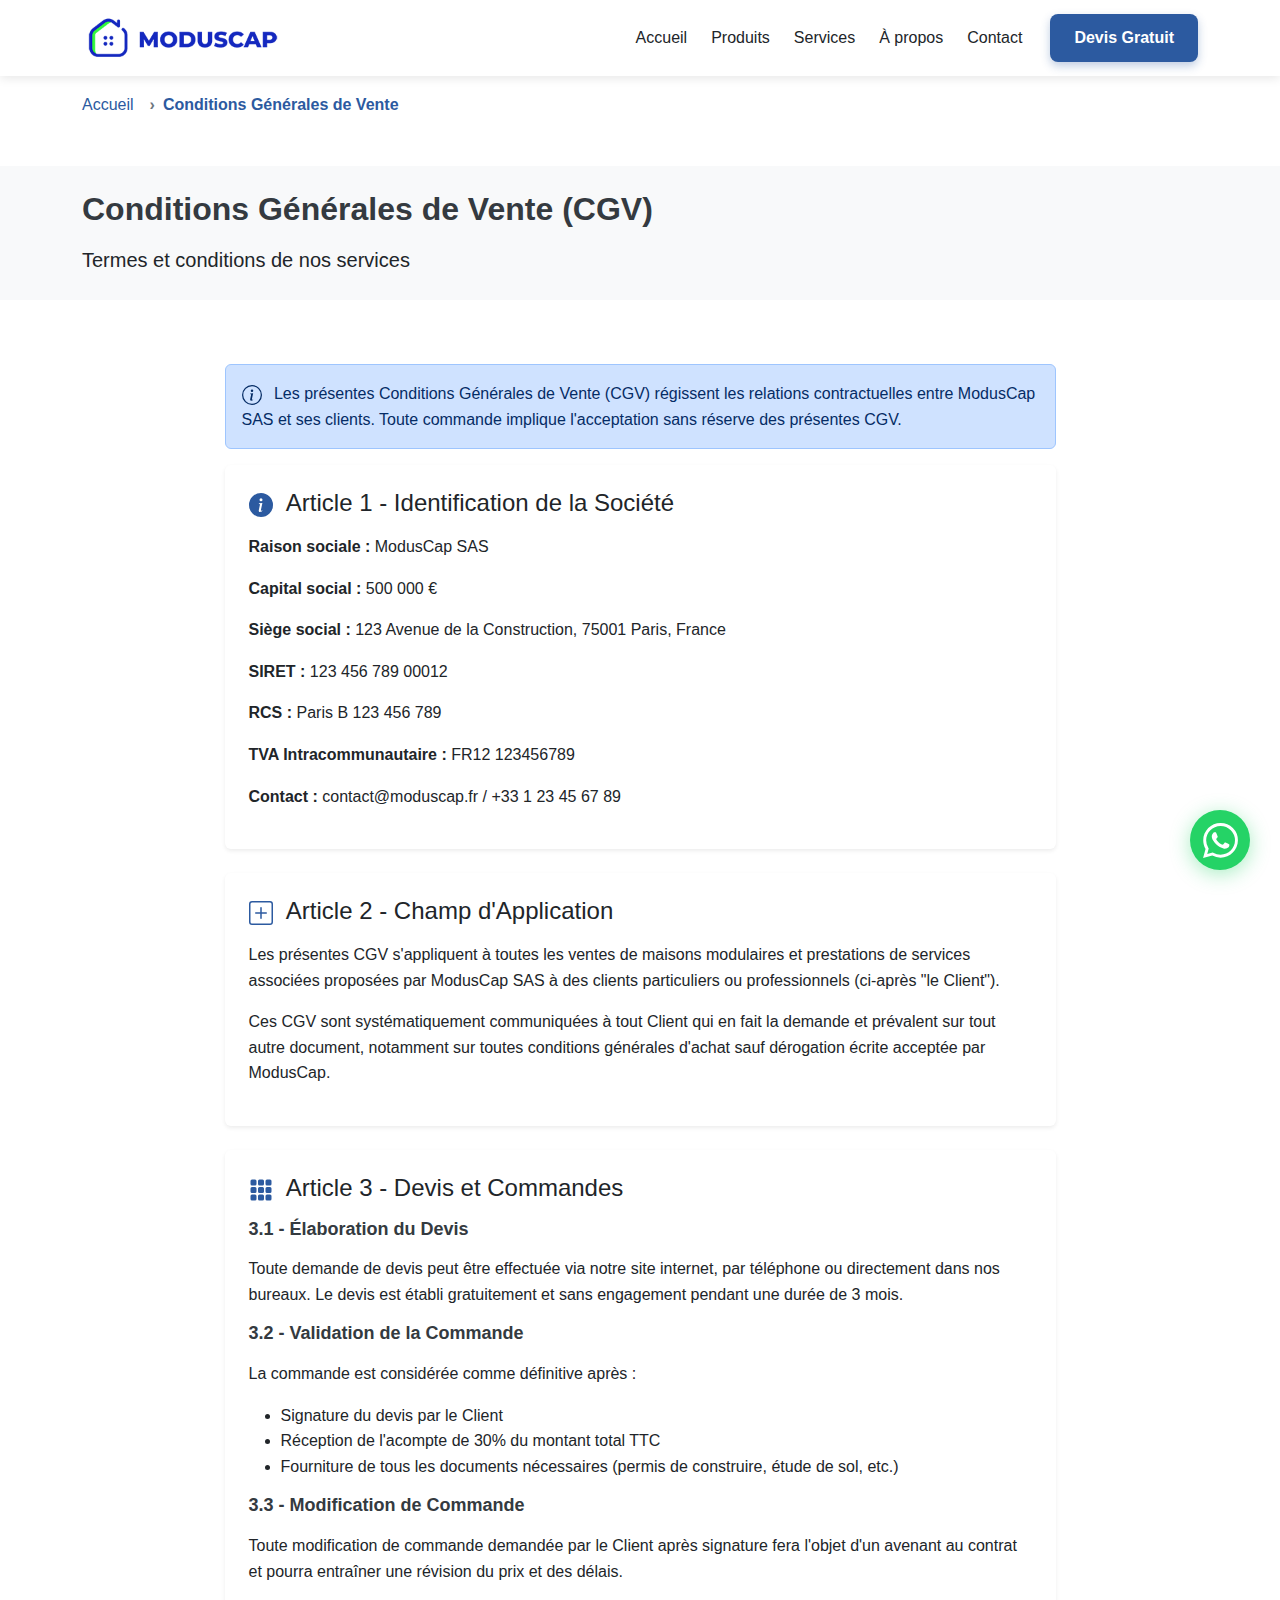
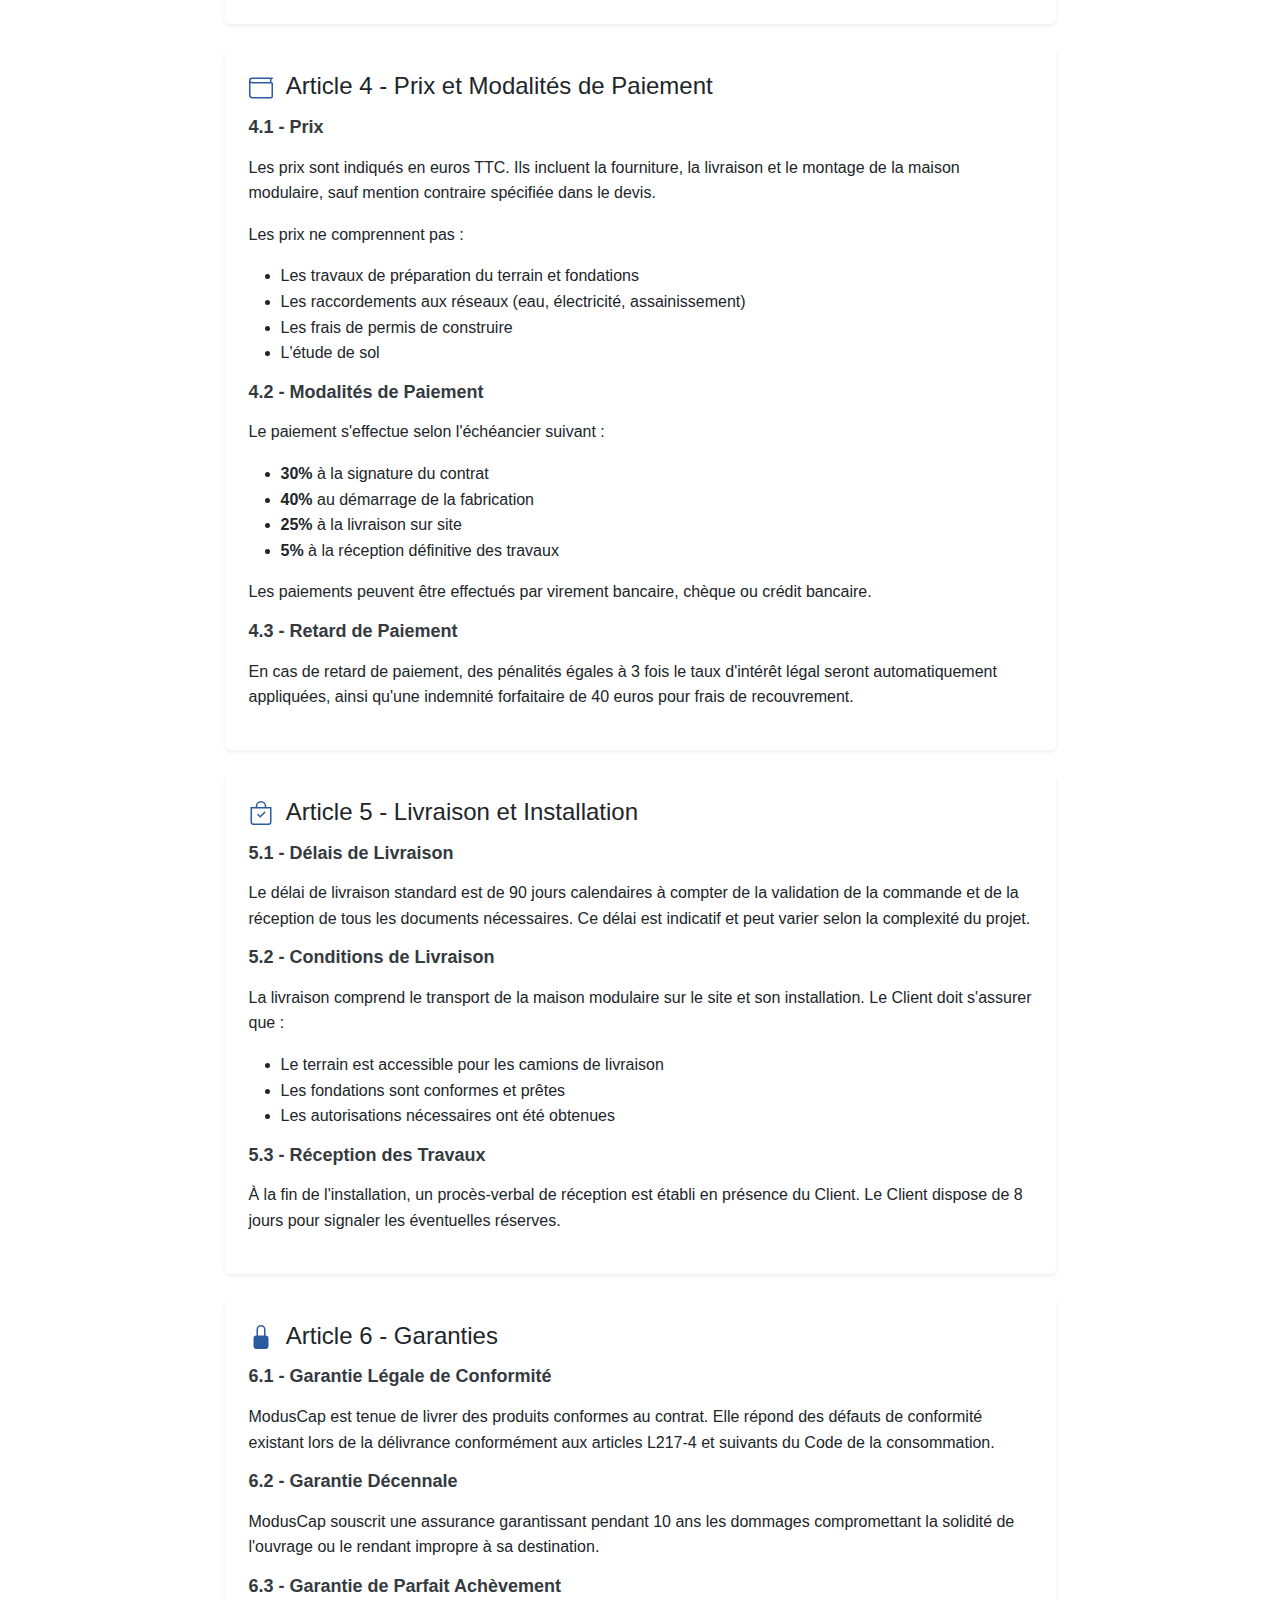
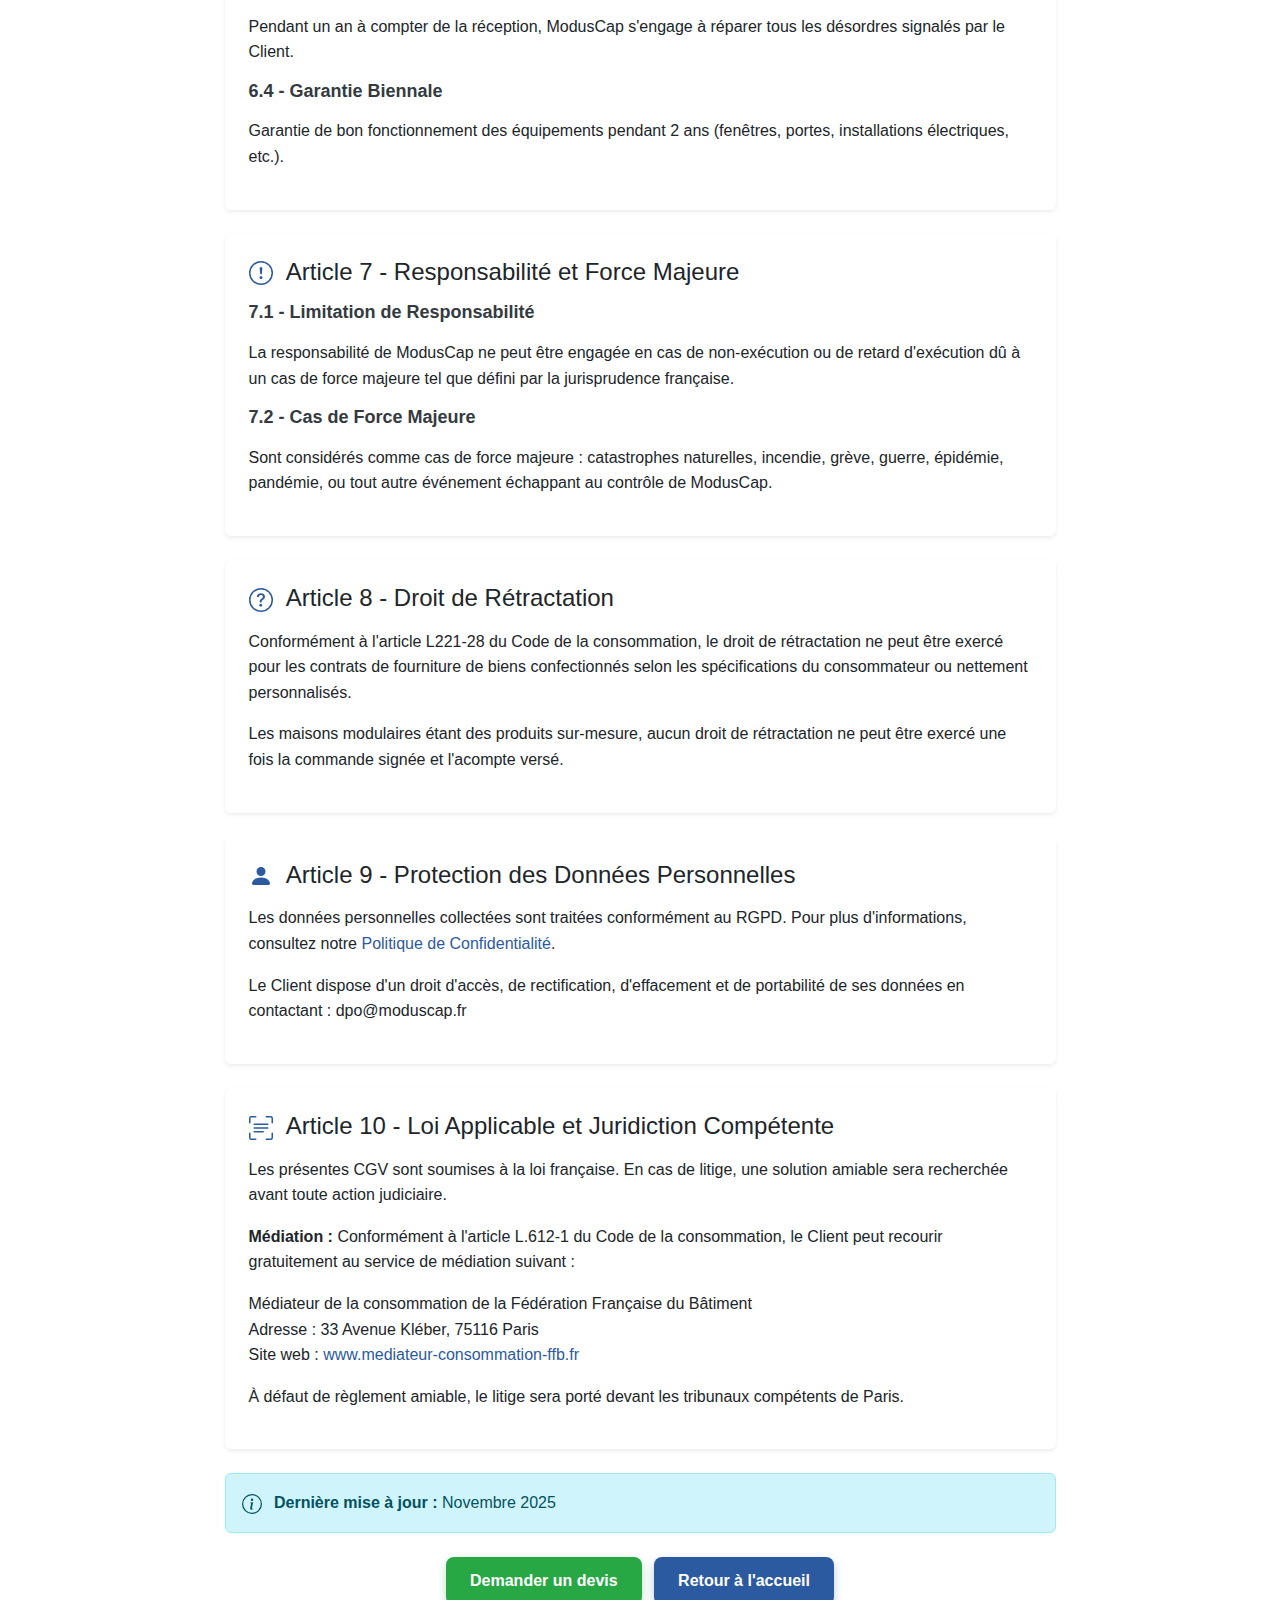
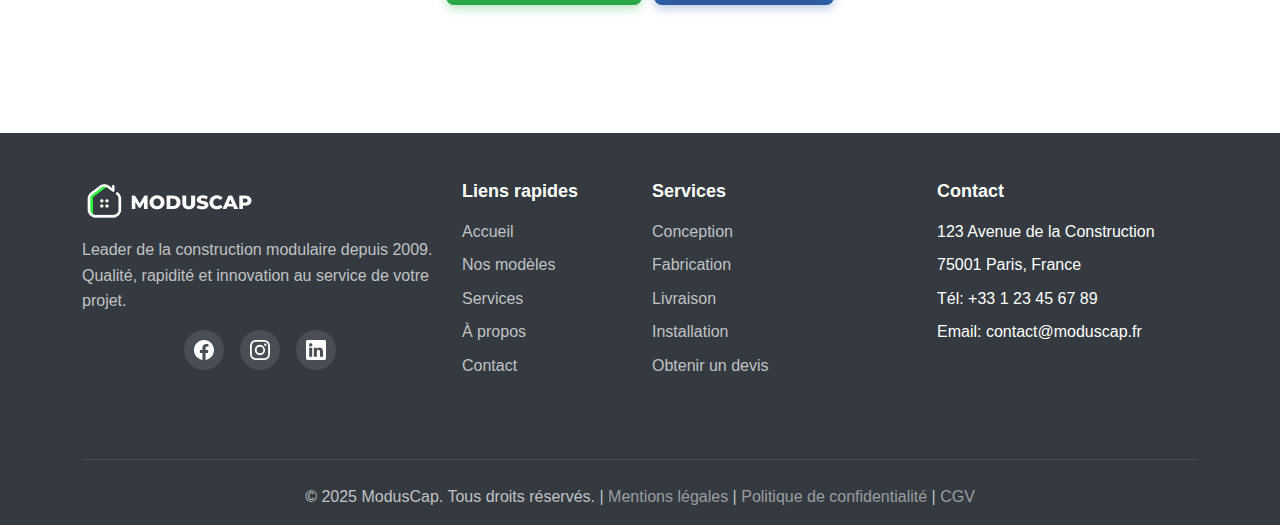
<file: cgv.html>
<!DOCTYPE html>
<html lang="fr">
<head>
  <meta charset="UTF-8">
  <meta name="viewport" content="width=device-width, initial-scale=1.0">
  <meta name="description" content="Conditions Générales de Vente de ModusCap - Termes et conditions de nos services de construction modulaire.">
  <meta name="author" content="Prudence Dieudonné ASSOGBA">
  
  <title>ModusCap - Conditions Générales de Vente (CGV)</title>
  
  <link rel="icon" type="image/png" href="images/favicon.png">
  <link href="https://cdn.jsdelivr.net/npm/bootstrap@5.3.2/dist/css/bootstrap.min.css" rel="stylesheet">
  <link rel="stylesheet" href="css/style.css">
</head>
<body>

  <!-- Header & Navigation -->
  <header class="main-header">
    <nav class="navbar navbar-expand-lg navbar-light bg-white">
      <div class="container">
        <a class="navbar-brand" href="index.html">
          <img src="images/logo.png" alt="ModusCap Logo" height="50">
        </a>
        
        <button class="navbar-toggler" type="button" data-bs-toggle="collapse" data-bs-target="#navbarNav">
          <span class="navbar-toggler-icon"></span>
        </button>
        
        <div class="collapse navbar-collapse" id="navbarNav">
          <ul class="navbar-nav ms-auto align-items-lg-center">
            <li class="nav-item"><a class="nav-link" href="index.html">Accueil</a></li>
            <li class="nav-item"><a class="nav-link" href="produits.html">Produits</a></li>
            <li class="nav-item"><a class="nav-link" href="services.html">Services</a></li>
            <li class="nav-item"><a class="nav-link" href="a-propos.html">À propos</a></li>
            <li class="nav-item"><a class="nav-link" href="contact.html">Contact</a></li>
            <li class="nav-item ms-lg-3">
              <a class="btn btn-primary" href="devis.html">Devis Gratuit</a>
            </li>
          </ul>
        </div>
      </div>
    </nav>
  </header>

  <!-- Breadcrumb -->
  <div class="container">
    <nav aria-label="breadcrumb">
      <ol class="breadcrumb">
        <li class="breadcrumb-item"><a href="index.html">Accueil</a></li>
        <li class="breadcrumb-item active" aria-current="page">Conditions Générales de Vente</li>
      </ol>
    </nav>
  </div>

  <!-- Page Header -->
  <section class="py-4 bg-light">
    <div class="container">
      <h1>Conditions Générales de Vente (CGV)</h1>
      <p class="lead mb-0">Termes et conditions de nos services</p>
    </div>
  </section>

  <!-- Content -->
  <section class="section">
    <div class="container">
      <div class="row">
        <div class="col-lg-9 mx-auto">
          
          <div class="alert alert-primary">
            <svg width="20" height="20" fill="currentColor" viewBox="0 0 16 16" class="me-2">
              <path d="M8 15A7 7 0 1 1 8 1a7 7 0 0 1 0 14zm0 1A8 8 0 1 0 8 0a8 8 0 0 0 0 16z"/>
              <path d="m8.93 6.588-2.29.287-.082.38.45.083c.294.07.352.176.288.469l-.738 3.468c-.194.897.105 1.319.808 1.319.545 0 1.178-.252 1.465-.598l.088-.416c-.2.176-.492.246-.686.246-.275 0-.375-.193-.304-.533L8.93 6.588zM9 4.5a1 1 0 1 1-2 0 1 1 0 0 1 2 0z"/>
            </svg>
            Les présentes Conditions Générales de Vente (CGV) régissent les relations contractuelles entre ModusCap SAS et ses clients. Toute commande implique l'acceptation sans réserve des présentes CGV.
          </div>

          <div class="card mb-4 border-0 shadow-sm">
            <div class="card-body p-4">
              <h2 class="h4 mb-3">
                <svg width="24" height="24" fill="currentColor" viewBox="0 0 16 16" class="me-2 text-primary">
                  <path d="M8 16A8 8 0 1 0 8 0a8 8 0 0 0 0 16zm.93-9.412-1 4.705c-.07.34.029.533.304.533.194 0 .487-.07.686-.246l-.088.416c-.287.346-.92.598-1.465.598-.703 0-1.002-.422-.808-1.319l.738-3.468c.064-.293.006-.399-.287-.47l-.451-.081.082-.381 2.29-.287zM8 5.5a1 1 0 1 1 0-2 1 1 0 0 1 0 2z"/>
                </svg>
                Article 1 - Identification de la Société
              </h2>
              <p><strong>Raison sociale :</strong> ModusCap SAS</p>
              <p><strong>Capital social :</strong> 500 000 €</p>
              <p><strong>Siège social :</strong> 123 Avenue de la Construction, 75001 Paris, France</p>
              <p><strong>SIRET :</strong> 123 456 789 00012</p>
              <p><strong>RCS :</strong> Paris B 123 456 789</p>
              <p><strong>TVA Intracommunautaire :</strong> FR12 123456789</p>
              <p><strong>Contact :</strong> contact@moduscap.fr / +33 1 23 45 67 89</p>
            </div>
          </div>

          <div class="card mb-4 border-0 shadow-sm">
            <div class="card-body p-4">
              <h2 class="h4 mb-3">
                <svg width="24" height="24" fill="currentColor" viewBox="0 0 16 16" class="me-2 text-primary">
                  <path d="M14 1a1 1 0 0 1 1 1v12a1 1 0 0 1-1 1H2a1 1 0 0 1-1-1V2a1 1 0 0 1 1-1h12zM2 0a2 2 0 0 0-2 2v12a2 2 0 0 0 2 2h12a2 2 0 0 0 2-2V2a2 2 0 0 0-2-2H2z"/>
                  <path d="M8 4a.5.5 0 0 1 .5.5v3h3a.5.5 0 0 1 0 1h-3v3a.5.5 0 0 1-1 0v-3h-3a.5.5 0 0 1 0-1h3v-3A.5.5 0 0 1 8 4z"/>
                </svg>
                Article 2 - Champ d'Application
              </h2>
              <p>Les présentes CGV s'appliquent à toutes les ventes de maisons modulaires et prestations de services associées proposées par ModusCap SAS à des clients particuliers ou professionnels (ci-après "le Client").</p>
              <p>Ces CGV sont systématiquement communiquées à tout Client qui en fait la demande et prévalent sur tout autre document, notamment sur toutes conditions générales d'achat sauf dérogation écrite acceptée par ModusCap.</p>
            </div>
          </div>

          <div class="card mb-4 border-0 shadow-sm">
            <div class="card-body p-4">
              <h2 class="h4 mb-3">
                <svg width="24" height="24" fill="currentColor" viewBox="0 0 16 16" class="me-2 text-primary">
                  <path d="M1 2a1 1 0 0 1 1-1h2a1 1 0 0 1 1 1v2a1 1 0 0 1-1 1H2a1 1 0 0 1-1-1V2zm5 0a1 1 0 0 1 1-1h2a1 1 0 0 1 1 1v2a1 1 0 0 1-1 1H7a1 1 0 0 1-1-1V2zm5 0a1 1 0 0 1 1-1h2a1 1 0 0 1 1 1v2a1 1 0 0 1-1 1h-2a1 1 0 0 1-1-1V2zM1 7a1 1 0 0 1 1-1h2a1 1 0 0 1 1 1v2a1 1 0 0 1-1 1H2a1 1 0 0 1-1-1V7zm5 0a1 1 0 0 1 1-1h2a1 1 0 0 1 1 1v2a1 1 0 0 1-1 1H7a1 1 0 0 1-1-1V7zm5 0a1 1 0 0 1 1-1h2a1 1 0 0 1 1 1v2a1 1 0 0 1-1 1h-2a1 1 0 0 1-1-1V7zM1 12a1 1 0 0 1 1-1h2a1 1 0 0 1 1 1v2a1 1 0 0 1-1 1H2a1 1 0 0 1-1-1v-2zm5 0a1 1 0 0 1 1-1h2a1 1 0 0 1 1 1v2a1 1 0 0 1-1 1H7a1 1 0 0 1-1-1v-2zm5 0a1 1 0 0 1 1-1h2a1 1 0 0 1 1 1v2a1 1 0 0 1-1 1h-2a1 1 0 0 1-1-1v-2z"/>
                </svg>
                Article 3 - Devis et Commandes
              </h2>
              <h5 class="mt-3">3.1 - Élaboration du Devis</h5>
              <p>Toute demande de devis peut être effectuée via notre site internet, par téléphone ou directement dans nos bureaux. Le devis est établi gratuitement et sans engagement pendant une durée de 3 mois.</p>
              
              <h5 class="mt-3">3.2 - Validation de la Commande</h5>
              <p>La commande est considérée comme définitive après :</p>
              <ul>
                <li>Signature du devis par le Client</li>
                <li>Réception de l'acompte de 30% du montant total TTC</li>
                <li>Fourniture de tous les documents nécessaires (permis de construire, étude de sol, etc.)</li>
              </ul>
              
              <h5 class="mt-3">3.3 - Modification de Commande</h5>
              <p>Toute modification de commande demandée par le Client après signature fera l'objet d'un avenant au contrat et pourra entraîner une révision du prix et des délais.</p>
            </div>
          </div>

          <div class="card mb-4 border-0 shadow-sm">
            <div class="card-body p-4">
              <h2 class="h4 mb-3">
                <svg width="24" height="24" fill="currentColor" viewBox="0 0 16 16" class="me-2 text-primary">
                  <path d="M0 3a2 2 0 0 1 2-2h13.5a.5.5 0 0 1 0 1H15v2a1 1 0 0 1 1 1v8.5a1.5 1.5 0 0 1-1.5 1.5h-12A2.5 2.5 0 0 1 0 12.5V3zm1 1.732V12.5A1.5 1.5 0 0 0 2.5 14h12a.5.5 0 0 0 .5-.5V5H2a1.99 1.99 0 0 1-1-.268zM1 3a1 1 0 0 0 1 1h12V2H2a1 1 0 0 0-1 1z"/>
                </svg>
                Article 4 - Prix et Modalités de Paiement
              </h2>
              <h5 class="mt-3">4.1 - Prix</h5>
              <p>Les prix sont indiqués en euros TTC. Ils incluent la fourniture, la livraison et le montage de la maison modulaire, sauf mention contraire spécifiée dans le devis.</p>
              <p>Les prix ne comprennent pas :</p>
              <ul>
                <li>Les travaux de préparation du terrain et fondations</li>
                <li>Les raccordements aux réseaux (eau, électricité, assainissement)</li>
                <li>Les frais de permis de construire</li>
                <li>L'étude de sol</li>
              </ul>
              
              <h5 class="mt-3">4.2 - Modalités de Paiement</h5>
              <p>Le paiement s'effectue selon l'échéancier suivant :</p>
              <ul>
                <li><strong>30%</strong> à la signature du contrat</li>
                <li><strong>40%</strong> au démarrage de la fabrication</li>
                <li><strong>25%</strong> à la livraison sur site</li>
                <li><strong>5%</strong> à la réception définitive des travaux</li>
              </ul>
              <p>Les paiements peuvent être effectués par virement bancaire, chèque ou crédit bancaire.</p>
              
              <h5 class="mt-3">4.3 - Retard de Paiement</h5>
              <p>En cas de retard de paiement, des pénalités égales à 3 fois le taux d'intérêt légal seront automatiquement appliquées, ainsi qu'une indemnité forfaitaire de 40 euros pour frais de recouvrement.</p>
            </div>
          </div>

          <div class="card mb-4 border-0 shadow-sm">
            <div class="card-body p-4">
              <h2 class="h4 mb-3">
                <svg width="24" height="24" fill="currentColor" viewBox="0 0 16 16" class="me-2 text-primary">
                  <path d="M10.854 7.146a.5.5 0 0 1 0 .708l-3 3a.5.5 0 0 1-.708 0l-1.5-1.5a.5.5 0 1 1 .708-.708L7.5 9.793l2.646-2.647a.5.5 0 0 1 .708 0z"/>
                  <path d="M8 1a2.5 2.5 0 0 1 2.5 2.5V4h-5v-.5A2.5 2.5 0 0 1 8 1zm3.5 3v-.5a3.5 3.5 0 1 0-7 0V4H1v10a2 2 0 0 0 2 2h10a2 2 0 0 0 2-2V4h-3.5zM2 5h12v9a1 1 0 0 1-1 1H3a1 1 0 0 1-1-1V5z"/>
                </svg>
                Article 5 - Livraison et Installation
              </h2>
              <h5 class="mt-3">5.1 - Délais de Livraison</h5>
              <p>Le délai de livraison standard est de 90 jours calendaires à compter de la validation de la commande et de la réception de tous les documents nécessaires. Ce délai est indicatif et peut varier selon la complexité du projet.</p>
              
              <h5 class="mt-3">5.2 - Conditions de Livraison</h5>
              <p>La livraison comprend le transport de la maison modulaire sur le site et son installation. Le Client doit s'assurer que :</p>
              <ul>
                <li>Le terrain est accessible pour les camions de livraison</li>
                <li>Les fondations sont conformes et prêtes</li>
                <li>Les autorisations nécessaires ont été obtenues</li>
              </ul>
              
              <h5 class="mt-3">5.3 - Réception des Travaux</h5>
              <p>À la fin de l'installation, un procès-verbal de réception est établi en présence du Client. Le Client dispose de 8 jours pour signaler les éventuelles réserves.</p>
            </div>
          </div>

          <div class="card mb-4 border-0 shadow-sm">
            <div class="card-body p-4">
              <h2 class="h4 mb-3">
                <svg width="24" height="24" fill="currentColor" viewBox="0 0 16 16" class="me-2 text-primary">
                  <path d="M8 1a2 2 0 0 1 2 2v4H6V3a2 2 0 0 1 2-2zm3 6V3a3 3 0 0 0-6 0v4a2 2 0 0 0-2 2v5a2 2 0 0 0 2 2h6a2 2 0 0 0 2-2V9a2 2 0 0 0-2-2z"/>
                </svg>
                Article 6 - Garanties
              </h2>
              <h5 class="mt-3">6.1 - Garantie Légale de Conformité</h5>
              <p>ModusCap est tenue de livrer des produits conformes au contrat. Elle répond des défauts de conformité existant lors de la délivrance conformément aux articles L217-4 et suivants du Code de la consommation.</p>
              
              <h5 class="mt-3">6.2 - Garantie Décennale</h5>
              <p>ModusCap souscrit une assurance garantissant pendant 10 ans les dommages compromettant la solidité de l'ouvrage ou le rendant impropre à sa destination.</p>
              
              <h5 class="mt-3">6.3 - Garantie de Parfait Achèvement</h5>
              <p>Pendant un an à compter de la réception, ModusCap s'engage à réparer tous les désordres signalés par le Client.</p>
              
              <h5 class="mt-3">6.4 - Garantie Biennale</h5>
              <p>Garantie de bon fonctionnement des équipements pendant 2 ans (fenêtres, portes, installations électriques, etc.).</p>
            </div>
          </div>

          <div class="card mb-4 border-0 shadow-sm">
            <div class="card-body p-4">
              <h2 class="h4 mb-3">
                <svg width="24" height="24" fill="currentColor" viewBox="0 0 16 16" class="me-2 text-primary">
                  <path d="M8 15A7 7 0 1 1 8 1a7 7 0 0 1 0 14zm0 1A8 8 0 1 0 8 0a8 8 0 0 0 0 16z"/>
                  <path d="M7.002 11a1 1 0 1 1 2 0 1 1 0 0 1-2 0zM7.1 4.995a.905.905 0 1 1 1.8 0l-.35 3.507a.552.552 0 0 1-1.1 0L7.1 4.995z"/>
                </svg>
                Article 7 - Responsabilité et Force Majeure
              </h2>
              <h5 class="mt-3">7.1 - Limitation de Responsabilité</h5>
              <p>La responsabilité de ModusCap ne peut être engagée en cas de non-exécution ou de retard d'exécution dû à un cas de force majeure tel que défini par la jurisprudence française.</p>
              
              <h5 class="mt-3">7.2 - Cas de Force Majeure</h5>
              <p>Sont considérés comme cas de force majeure : catastrophes naturelles, incendie, grève, guerre, épidémie, pandémie, ou tout autre événement échappant au contrôle de ModusCap.</p>
            </div>
          </div>

          <div class="card mb-4 border-0 shadow-sm">
            <div class="card-body p-4">
              <h2 class="h4 mb-3">
                <svg width="24" height="24" fill="currentColor" viewBox="0 0 16 16" class="me-2 text-primary">
                  <path d="M8 15A7 7 0 1 1 8 1a7 7 0 0 1 0 14zm0 1A8 8 0 1 0 8 0a8 8 0 0 0 0 16z"/>
                  <path d="M5.255 5.786a.237.237 0 0 0 .241.247h.825c.138 0 .248-.113.266-.25.09-.656.54-1.134 1.342-1.134.686 0 1.314.343 1.314 1.168 0 .635-.374.927-.965 1.371-.673.489-1.206 1.06-1.168 1.987l.003.217a.25.25 0 0 0 .25.246h.811a.25.25 0 0 0 .25-.25v-.105c0-.718.273-.927 1.01-1.486.609-.463 1.244-.977 1.244-2.056 0-1.511-1.276-2.241-2.673-2.241-1.267 0-2.655.59-2.75 2.286zm1.557 5.763c0 .533.425.927 1.01.927.609 0 1.028-.394 1.028-.927 0-.552-.42-.94-1.029-.94-.584 0-1.009.388-1.009.94z"/>
                </svg>
                Article 8 - Droit de Rétractation
              </h2>
              <p>Conformément à l'article L221-28 du Code de la consommation, le droit de rétractation ne peut être exercé pour les contrats de fourniture de biens confectionnés selon les spécifications du consommateur ou nettement personnalisés.</p>
              <p>Les maisons modulaires étant des produits sur-mesure, aucun droit de rétractation ne peut être exercé une fois la commande signée et l'acompte versé.</p>
            </div>
          </div>

          <div class="card mb-4 border-0 shadow-sm">
            <div class="card-body p-4">
              <h2 class="h4 mb-3">
                <svg width="24" height="24" fill="currentColor" viewBox="0 0 16 16" class="me-2 text-primary">
                  <path d="M3 14s-1 0-1-1 1-4 6-4 6 3 6 4-1 1-1 1H3zm5-6a3 3 0 1 0 0-6 3 3 0 0 0 0 6z"/>
                </svg>
                Article 9 - Protection des Données Personnelles
              </h2>
              <p>Les données personnelles collectées sont traitées conformément au RGPD. Pour plus d'informations, consultez notre <a href="politique-confidentialite.html">Politique de Confidentialité</a>.</p>
              <p>Le Client dispose d'un droit d'accès, de rectification, d'effacement et de portabilité de ses données en contactant : dpo@moduscap.fr</p>
            </div>
          </div>

          <div class="card mb-4 border-0 shadow-sm">
            <div class="card-body p-4">
              <h2 class="h4 mb-3">
                <svg width="24" height="24" fill="currentColor" viewBox="0 0 16 16" class="me-2 text-primary">
                  <path d="M1.5 1a.5.5 0 0 0-.5.5v3a.5.5 0 0 1-1 0v-3A1.5 1.5 0 0 1 1.5 0h3a.5.5 0 0 1 0 1h-3zM11 .5a.5.5 0 0 1 .5-.5h3A1.5 1.5 0 0 1 16 1.5v3a.5.5 0 0 1-1 0v-3a.5.5 0 0 0-.5-.5h-3a.5.5 0 0 1-.5-.5zM.5 11a.5.5 0 0 1 .5.5v3a.5.5 0 0 0 .5.5h3a.5.5 0 0 1 0 1h-3A1.5 1.5 0 0 1 0 14.5v-3a.5.5 0 0 1 .5-.5zm15 0a.5.5 0 0 1 .5.5v3a1.5 1.5 0 0 1-1.5 1.5h-3a.5.5 0 0 1 0-1h3a.5.5 0 0 0 .5-.5v-3a.5.5 0 0 1 .5-.5z"/>
                  <path d="M3 5.5a.5.5 0 0 1 .5-.5h9a.5.5 0 0 1 0 1h-9a.5.5 0 0 1-.5-.5zM3 8a.5.5 0 0 1 .5-.5h9a.5.5 0 0 1 0 1h-9A.5.5 0 0 1 3 8zm0 2.5a.5.5 0 0 1 .5-.5h6a.5.5 0 0 1 0 1h-6a.5.5 0 0 1-.5-.5z"/>
                </svg>
                Article 10 - Loi Applicable et Juridiction Compétente
              </h2>
              <p>Les présentes CGV sont soumises à la loi française. En cas de litige, une solution amiable sera recherchée avant toute action judiciaire.</p>
              <p><strong>Médiation :</strong> Conformément à l'article L.612-1 du Code de la consommation, le Client peut recourir gratuitement au service de médiation suivant :</p>
              <p>Médiateur de la consommation de la Fédération Française du Bâtiment<br>
              Adresse : 33 Avenue Kléber, 75116 Paris<br>
              Site web : <a href="http://www.mediateur-consommation-ffb.fr" target="_blank" rel="noopener">www.mediateur-consommation-ffb.fr</a></p>
              <p>À défaut de règlement amiable, le litige sera porté devant les tribunaux compétents de Paris.</p>
            </div>
          </div>

          <div class="alert alert-info">
            <svg width="20" height="20" fill="currentColor" viewBox="0 0 16 16" class="me-2">
              <path d="M8 15A7 7 0 1 1 8 1a7 7 0 0 1 0 14zm0 1A8 8 0 1 0 8 0a8 8 0 0 0 0 16z"/>
              <path d="m8.93 6.588-2.29.287-.082.38.45.083c.294.07.352.176.288.469l-.738 3.468c-.194.897.105 1.319.808 1.319.545 0 1.178-.252 1.465-.598l.088-.416c-.2.176-.492.246-.686.246-.275 0-.375-.193-.304-.533L8.93 6.588zM9 4.5a1 1 0 1 1-2 0 1 1 0 0 1 2 0z"/>
            </svg>
            <strong>Dernière mise à jour :</strong> Novembre 2025
          </div>

          <div class="text-center mt-4">
            <a href="devis.html" class="btn btn-success me-2">Demander un devis</a>
            <a href="index.html" class="btn btn-primary">Retour à l'accueil</a>
          </div>

        </div>
      </div>
    </div>
  </section>

  <!-- Footer -->
  <footer class="main-footer">
    <div class="container">
      <div class="row">
        <div class="col-lg-4 footer-section">
          <img src="images/logo-light.png" alt="ModusCap Logo" height="40" style="margin-bottom: 1rem;">
          <p>Leader de la construction modulaire depuis 2009. Qualité, rapidité et innovation au service de votre projet.</p>
          <div class="social-links">
            <a href="#" aria-label="Facebook">
              <svg width="20" height="20" fill="currentColor" viewBox="0 0 16 16">
                <path d="M16 8.049c0-4.446-3.582-8.05-8-8.05C3.58 0-.002 3.603-.002 8.05c0 4.017 2.926 7.347 6.75 7.951v-5.625h-2.03V8.05H6.75V6.275c0-2.017 1.195-3.131 3.022-3.131.876 0 1.791.157 1.791.157v1.98h-1.009c-.993 0-1.303.621-1.303 1.258v1.51h2.218l-.354 2.326H9.25V16c3.824-.604 6.75-3.934 6.75-7.951z"/>
              </svg>
            </a>
            <a href="#" aria-label="Instagram">
              <svg width="20" height="20" fill="currentColor" viewBox="0 0 16 16">
                <path d="M8 0C5.829 0 5.556.01 4.703.048 3.85.088 3.269.222 2.76.42a3.917 3.917 0 0 0-1.417.923A3.927 3.927 0 0 0 .42 2.76C.222 3.268.087 3.85.048 4.7.01 5.555 0 5.827 0 8.001c0 2.172.01 2.444.048 3.297.04.852.174 1.433.372 1.942.205.526.478.972.923 1.417.444.445.89.719 1.416.923.51.198 1.09.333 1.942.372C5.555 15.99 5.827 16 8 16s2.444-.01 3.298-.048c.851-.04 1.434-.174 1.943-.372a3.916 3.916 0 0 0 1.416-.923c.445-.445.718-.891.923-1.417.197-.509.332-1.09.372-1.942C15.99 10.445 16 10.173 16 8s-.01-2.445-.048-3.299c-.04-.851-.175-1.433-.372-1.941a3.926 3.926 0 0 0-.923-1.417A3.911 3.911 0 0 0 13.24.42c-.51-.198-1.092-.333-1.943-.372C10.443.01 10.172 0 7.998 0h.003zm-.717 1.442h.718c2.136 0 2.389.007 3.232.046.78.035 1.204.166 1.486.275.373.145.64.319.92.599.28.28.453.546.598.92.11.281.24.705.275 1.485.039.843.047 1.096.047 3.231s-.008 2.389-.047 3.232c-.035.78-.166 1.203-.275 1.485a2.47 2.47 0 0 1-.599.919c-.28.28-.546.453-.92.598-.28.11-.704.24-1.485.276-.843.038-1.096.047-3.232.047s-2.39-.009-3.233-.047c-.78-.036-1.203-.166-1.485-.276a2.478 2.478 0 0 1-.92-.598 2.48 2.48 0 0 1-.6-.92c-.109-.281-.24-.705-.275-1.485-.038-.843-.046-1.096-.046-3.233 0-2.136.008-2.388.046-3.231.036-.78.166-1.204.276-1.486.145-.373.319-.64.599-.92.28-.28.546-.453.92-.598.282-.11.705-.24 1.485-.276.738-.034 1.024-.044 2.515-.045v.002zm4.988 1.328a.96.96 0 1 0 0 1.92.96.96 0 0 0 0-1.92zm-4.27 1.122a4.109 4.109 0 1 0 0 8.217 4.109 4.109 0 0 0 0-8.217zm0 1.441a2.667 2.667 0 1 1 0 5.334 2.667 2.667 0 0 1 0-5.334z"/>
              </svg>
            </a>
            <a href="#" aria-label="LinkedIn">
              <svg width="20" height="20" fill="currentColor" viewBox="0 0 16 16">
                <path d="M0 1.146C0 .513.526 0 1.175 0h13.65C15.474 0 16 .513 16 1.146v13.708c0 .633-.526 1.146-1.175 1.146H1.175C.526 16 0 15.487 0 14.854V1.146zm4.943 12.248V6.169H2.542v7.225h2.401zm-1.2-8.212c.837 0 1.358-.554 1.358-1.248-.015-.709-.52-1.248-1.342-1.248-.822 0-1.359.54-1.359 1.248 0 .694.521 1.248 1.327 1.248h.016zm4.908 8.212V9.359c0-.216.016-.432.08-.586.173-.431.568-.878 1.232-.878.869 0 1.216.662 1.216 1.634v3.865h2.401V9.25c0-2.22-1.184-3.252-2.764-3.252-1.274 0-1.845.7-2.165 1.193v.025h-.016a5.54 5.54 0 0 1 .016-.025V6.169h-2.4c.03.678 0 7.225 0 7.225h2.4z"/>
              </svg>
            </a>
          </div>
        </div>
        
        <div class="col-lg-2 col-md-6 footer-section">
          <h5>Liens rapides</h5>
          <ul>
            <li><a href="index.html">Accueil</a></li>
            <li><a href="produits.html">Nos modèles</a></li>
            <li><a href="services.html">Services</a></li>
            <li><a href="a-propos.html">À propos</a></li>
            <li><a href="contact.html">Contact</a></li>
          </ul>
        </div>
        
        <div class="col-lg-3 col-md-6 footer-section">
          <h5>Services</h5>
          <ul>
            <li><a href="services.html#conception">Conception</a></li>
            <li><a href="services.html#fabrication">Fabrication</a></li>
            <li><a href="services.html#livraison">Livraison</a></li>
            <li><a href="services.html#installation">Installation</a></li>
            <li><a href="devis.html">Obtenir un devis</a></li>
          </ul>
        </div>
        
        <div class="col-lg-3 col-md-6 footer-section">
          <h5>Contact</h5>
          <ul>
            <li>123 Avenue de la Construction</li>
            <li>75001 Paris, France</li>
            <li>Tél: +33 1 23 45 67 89</li>
            <li>Email: contact@moduscap.fr</li>
          </ul>
        </div>
      </div>
      
      <div class="footer-bottom">
        <p>&copy; 2025 ModusCap. Tous droits réservés. | <a href="mentions-legales.html" class="text-white-50">Mentions légales</a> | <a href="politique-confidentialite.html" class="text-white-50">Politique de confidentialité</a> | <a href="cgv.html" class="text-white-50">CGV</a></p>
      </div>
    </div>
  </footer>

  <!-- WhatsApp Button -->
  <a href="https://wa.me/33123456789?text=Bonjour,%20je%20suis%20intéressé%20par%20vos%20maisons%20modulaires" 
     class="whatsapp-float" 
     target="_blank"
     rel="noopener noreferrer"
     aria-label="Contactez-nous sur WhatsApp">
    <span class="whatsapp-tooltip">Contactez-nous sur WhatsApp</span>
    <svg xmlns="http://www.w3.org/2000/svg" viewBox="0 0 24 24">
      <path d="M17.472 14.382c-.297-.149-1.758-.867-2.03-.967-.273-.099-.471-.148-.67.15-.197.297-.767.966-.94 1.164-.173.199-.347.223-.644.075-.297-.15-1.255-.463-2.39-1.475-.883-.788-1.48-1.761-1.653-2.059-.173-.297-.018-.458.13-.606.134-.133.298-.347.446-.52.149-.174.198-.298.298-.497.099-.198.05-.371-.025-.52-.075-.149-.669-1.612-.916-2.207-.242-.579-.487-.5-.669-.51-.173-.008-.371-.01-.57-.01-.198 0-.52.074-.792.372-.272.297-1.04 1.016-1.04 2.479 0 1.462 1.065 2.875 1.213 3.074.149.198 2.096 3.2 5.077 4.487.709.306 1.262.489 1.694.625.712.227 1.36.195 1.871.118.571-.085 1.758-.719 2.006-1.413.248-.694.248-1.289.173-1.413-.074-.124-.272-.198-.57-.347m-5.421 7.403h-.004a9.87 9.87 0 01-5.031-1.378l-.361-.214-3.741.982.998-3.648-.235-.374a9.86 9.86 0 01-1.51-5.26c.001-5.45 4.436-9.884 9.888-9.884 2.64 0 5.122 1.03 6.988 2.898a9.825 9.825 0 012.893 6.994c-.003 5.45-4.437 9.884-9.885 9.884m8.413-18.297A11.815 11.815 0 0012.05 0C5.495 0 .16 5.335.157 11.892c0 2.096.547 4.142 1.588 5.945L.057 24l6.305-1.654a11.882 11.882 0 005.683 1.448h.005c6.554 0 11.89-5.335 11.893-11.893a11.821 11.821 0 00-3.48-8.413Z"/>
    </svg>
  </a>

  <!-- Bootstrap JS -->
  <script src="https://cdn.jsdelivr.net/npm/bootstrap@5.3.2/dist/js/bootstrap.bundle.min.js"></script>
  
  <!-- Custom JS -->
  <script src="js/script.js"></script>
</body>
</html>
</file>
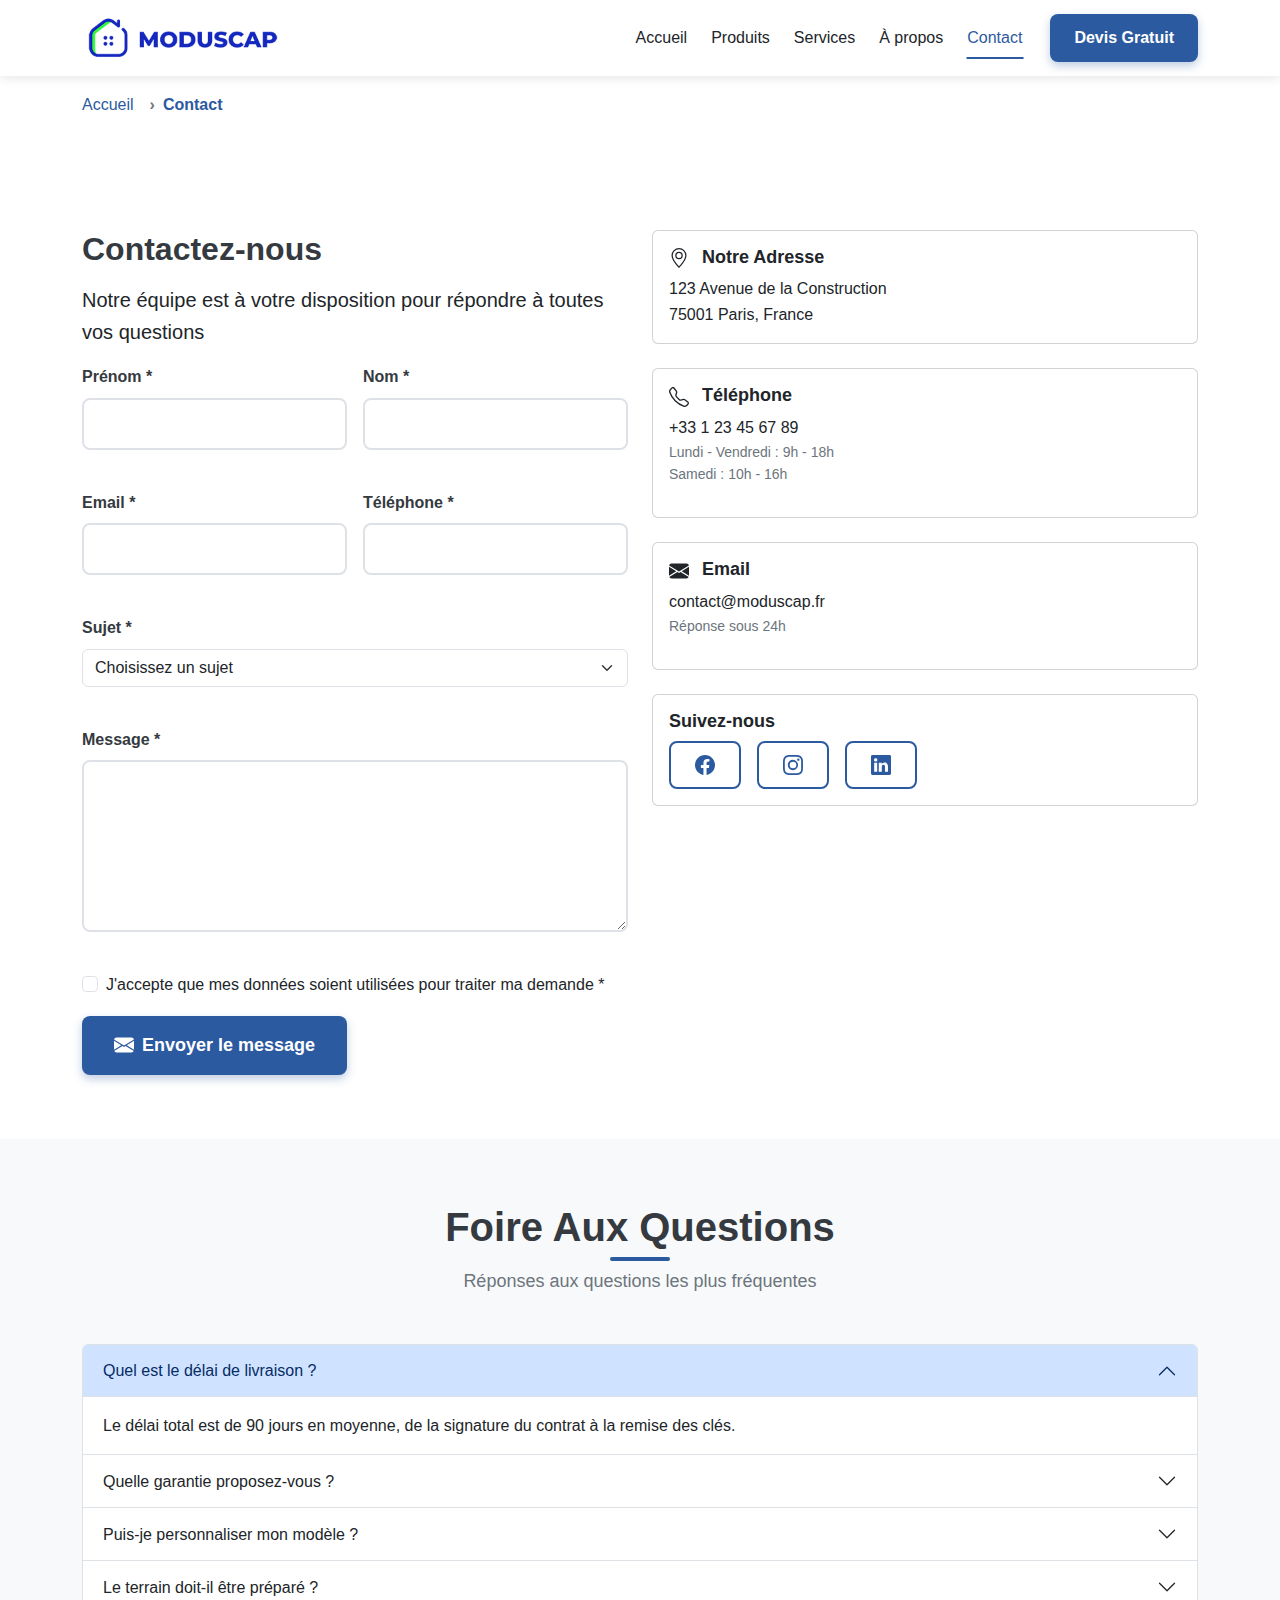
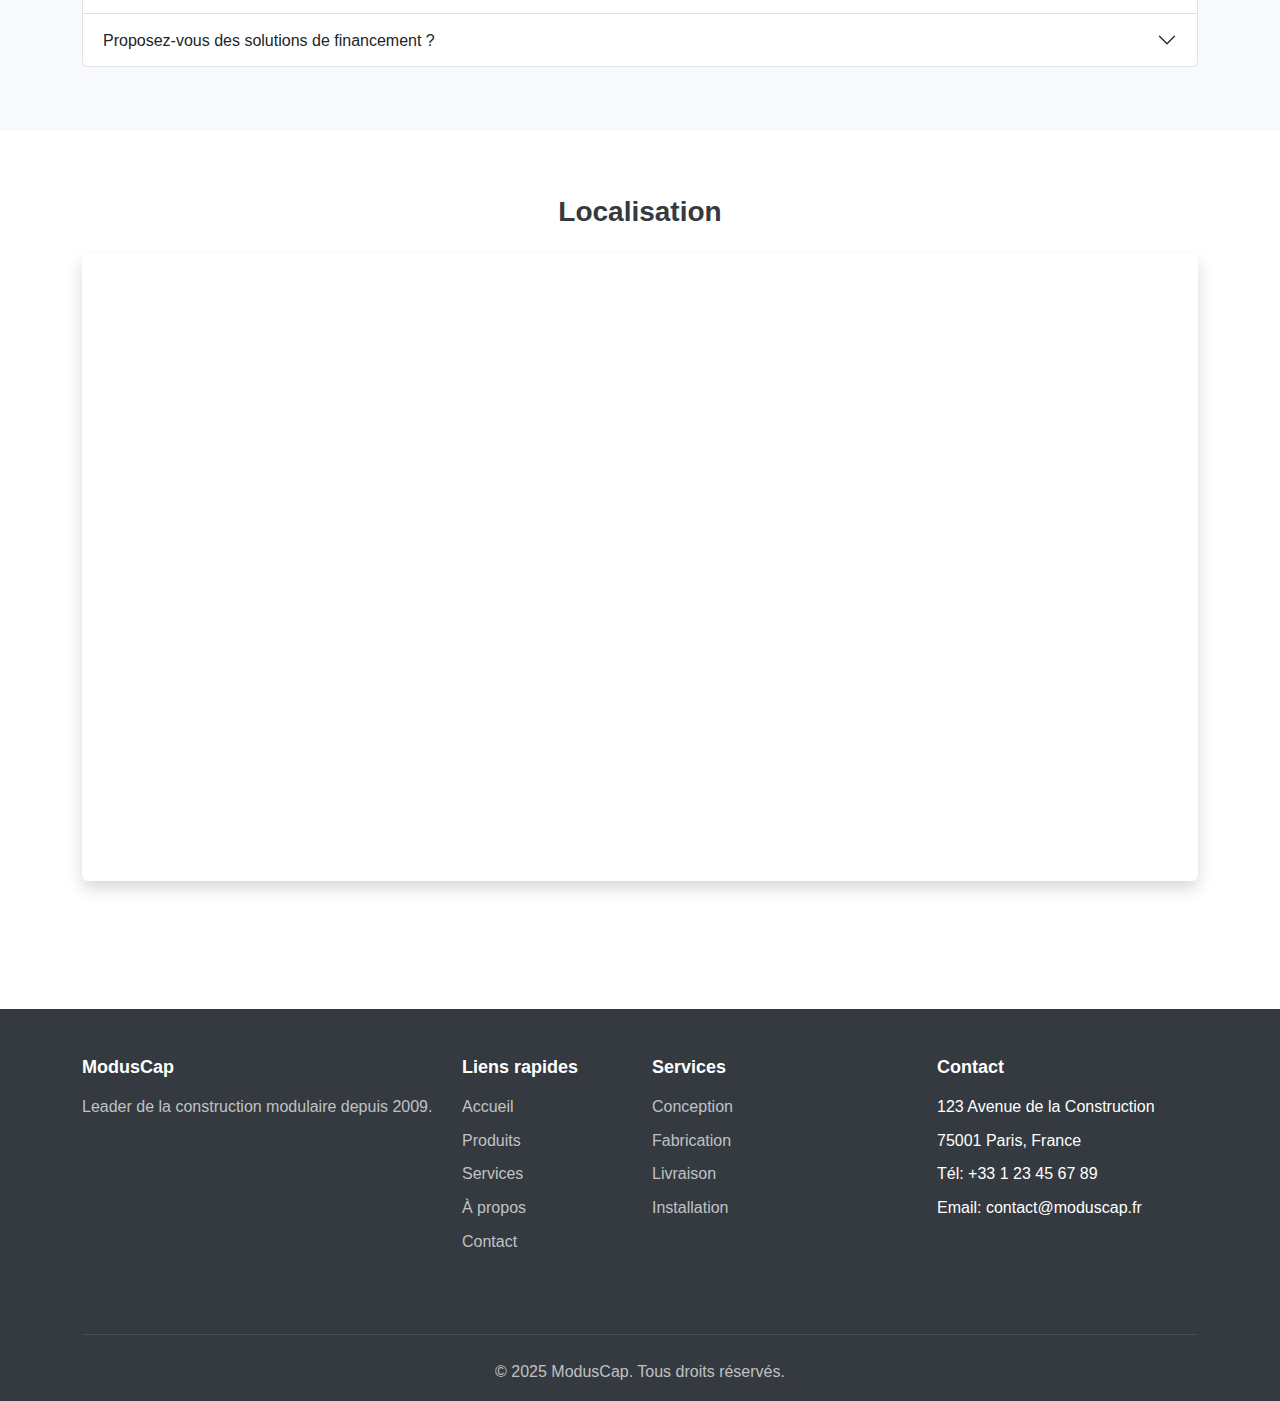
<file: contact.html>
<!DOCTYPE html>
<html lang="fr">
<head>
  <meta charset="UTF-8">
  <meta name="viewport" content="width=device-width, initial-scale=1.0">
  <meta name="description" content="Contactez ModusCap pour votre projet de maison modulaire. Devis gratuit, réponse sous 24h.">
  <meta name="author" content="Prudence Dieudonné ASSOGBA">
  <title>ModusCap - Contact</title>
  <link rel="icon" type="image/png" href="images/favicon.png">
  <link href="https://cdn.jsdelivr.net/npm/bootstrap@5.3.2/dist/css/bootstrap.min.css" rel="stylesheet">
  <link rel="stylesheet" href="css/style.css">
</head>
<body>
  <header class="main-header">
    <nav class="navbar navbar-expand-lg navbar-light bg-white">
      <div class="container">
        <a class="navbar-brand" href="index.html"><img src="images/logo.png" alt="ModusCap Logo" height="50"></a>
        <button class="navbar-toggler" type="button" data-bs-toggle="collapse" data-bs-target="#navbarNav"><span class="navbar-toggler-icon"></span></button>
        <div class="collapse navbar-collapse" id="navbarNav">
          <ul class="navbar-nav ms-auto align-items-lg-center">
            <li class="nav-item"><a class="nav-link" href="index.html">Accueil</a></li>
            <li class="nav-item"><a class="nav-link" href="produits.html">Produits</a></li>
            <li class="nav-item"><a class="nav-link" href="services.html">Services</a></li>
            <li class="nav-item"><a class="nav-link" href="a-propos.html">À propos</a></li>
            <li class="nav-item"><a class="nav-link active" href="contact.html">Contact</a></li>
            <li class="nav-item ms-lg-3"><a class="btn btn-primary" href="devis.html">Devis Gratuit</a></li>
          </ul>
        </div>
      </div>
    </nav>
  </header>

  <div class="container"><nav aria-label="breadcrumb"><ol class="breadcrumb"><li class="breadcrumb-item"><a href="index.html">Accueil</a></li><li class="breadcrumb-item active">Contact</li></ol></nav></div>

  <section class="section">
    <div class="container">
      <div class="row">
        <div class="col-lg-6 mb-5 mb-lg-0">
          <h1>Contactez-nous</h1>
          <p class="lead">Notre équipe est à votre disposition pour répondre à toutes vos questions</p>
          
          <form class="needs-validation" novalidate>
            <div class="row g-3">
              <div class="col-md-6">
                <div class="form-group">
                  <label for="contact-firstname" class="form-label">Prénom *</label>
                  <input type="text" class="form-control" id="contact-firstname" required>
                  <div class="invalid-feedback">Veuillez entrer votre prénom</div>
                </div>
              </div>
              <div class="col-md-6">
                <div class="form-group">
                  <label for="contact-lastname" class="form-label">Nom *</label>
                  <input type="text" class="form-control" id="contact-lastname" required>
                  <div class="invalid-feedback">Veuillez entrer votre nom</div>
                </div>
              </div>
              <div class="col-md-6">
                <div class="form-group">
                  <label for="contact-email" class="form-label">Email *</label>
                  <input type="email" class="form-control" id="contact-email" required>
                  <div class="invalid-feedback">Veuillez entrer une adresse email valide</div>
                </div>
              </div>
              <div class="col-md-6">
                <div class="form-group">
                  <label for="contact-phone" class="form-label">Téléphone *</label>
                  <input type="tel" class="form-control" id="contact-phone" required>
                  <div class="invalid-feedback">Veuillez entrer votre numéro de téléphone</div>
                </div>
              </div>
              <div class="col-12">
                <div class="form-group">
                  <label for="contact-subject" class="form-label">Sujet *</label>
                  <select class="form-select" id="contact-subject" required>
                    <option value="">Choisissez un sujet</option>
                    <option value="devis">Demande de devis</option>
                    <option value="info">Demande d'information</option>
                    <option value="visite">Visite showroom</option>
                    <option value="sav">Service après-vente</option>
                    <option value="autre">Autre</option>
                  </select>
                  <div class="invalid-feedback">Veuillez sélectionner un sujet</div>
                </div>
              </div>
              <div class="col-12">
                <div class="form-group">
                  <label for="contact-message" class="form-label">Message *</label>
                  <textarea class="form-control" id="contact-message" rows="6" required></textarea>
                  <div class="invalid-feedback">Veuillez entrer votre message</div>
                </div>
              </div>
              <div class="col-12">
                <div class="form-check">
                  <input class="form-check-input" type="checkbox" id="contact-consent" required>
                  <label class="form-check-label" for="contact-consent">
                    J'accepte que mes données soient utilisées pour traiter ma demande *
                  </label>
                  <div class="invalid-feedback">Vous devez accepter avant de soumettre</div>
                </div>
              </div>
              <div class="col-12">
                <button type="submit" class="btn btn-primary btn-lg">
                  <svg width="20" height="20" fill="currentColor" viewBox="0 0 16 16">
                    <path d="M.05 3.555A2 2 0 0 1 2 2h12a2 2 0 0 1 1.95 1.555L8 8.414.05 3.555ZM0 4.697v7.104l5.803-3.558L0 4.697ZM6.761 8.83l-6.57 4.027A2 2 0 0 0 2 14h12a2 2 0 0 0 1.808-1.144l-6.57-4.027L8 9.586l-1.239-.757Zm3.436-.586L16 11.801V4.697l-5.803 3.546Z"/>
                  </svg>
                  Envoyer le message
                </button>
              </div>
            </div>
          </form>
        </div>
        
        <div class="col-lg-6">
          <div class="card mb-4">
            <div class="card-body">
              <h5 class="card-title">
                <svg width="20" height="20" fill="currentColor" viewBox="0 0 16 16" class="me-2">
                  <path d="M12.166 8.94c-.524 1.062-1.234 2.12-1.96 3.07A31.493 31.493 0 0 1 8 14.58a31.481 31.481 0 0 1-2.206-2.57c-.726-.95-1.436-2.008-1.96-3.07C3.304 7.867 3 6.862 3 6a5 5 0 0 1 10 0c0 .862-.305 1.867-.834 2.94zM8 16s6-5.686 6-10A6 6 0 0 0 2 6c0 4.314 6 10 6 10z"/>
                  <path d="M8 8a2 2 0 1 1 0-4 2 2 0 0 1 0 4zm0 1a3 3 0 1 0 0-6 3 3 0 0 0 0 6z"/>
                </svg>
                Notre Adresse
              </h5>
              <p class="mb-0">
                123 Avenue de la Construction<br>
                75001 Paris, France
              </p>
            </div>
          </div>
          
          <div class="card mb-4">
            <div class="card-body">
              <h5 class="card-title">
                <svg width="20" height="20" fill="currentColor" viewBox="0 0 16 16" class="me-2">
                  <path d="M3.654 1.328a.678.678 0 0 0-1.015-.063L1.605 2.3c-.483.484-.661 1.169-.45 1.77a17.568 17.568 0 0 0 4.168 6.608 17.569 17.569 0 0 0 6.608 4.168c.601.211 1.286.033 1.77-.45l1.034-1.034a.678.678 0 0 0-.063-1.015l-2.307-1.794a.678.678 0 0 0-.58-.122l-2.19.547a1.745 1.745 0 0 1-1.657-.459L5.482 8.062a1.745 1.745 0 0 1-.46-1.657l.548-2.19a.678.678 0 0 0-.122-.58L3.654 1.328zM1.884.511a1.745 1.745 0 0 1 2.612.163L6.29 2.98c.329.423.445.974.315 1.494l-.547 2.19a.678.678 0 0 0 .178.643l2.457 2.457a.678.678 0 0 0 .644.178l2.189-.547a1.745 1.745 0 0 1 1.494.315l2.306 1.794c.829.645.905 1.87.163 2.611l-1.034 1.034c-.74.74-1.846 1.065-2.877.702a18.634 18.634 0 0 1-7.01-4.42 18.634 18.634 0 0 1-4.42-7.009c-.362-1.03-.037-2.137.703-2.877L1.885.511z"/>
                </svg>
                Téléphone
              </h5>
              <p class="mb-0">+33 1 23 45 67 89</p>
              <p class="text-secondary small">Lundi - Vendredi : 9h - 18h<br>Samedi : 10h - 16h</p>
            </div>
          </div>
          
          <div class="card mb-4">
            <div class="card-body">
              <h5 class="card-title">
                <svg width="20" height="20" fill="currentColor" viewBox="0 0 16 16" class="me-2">
                  <path d="M.05 3.555A2 2 0 0 1 2 2h12a2 2 0 0 1 1.95 1.555L8 8.414.05 3.555ZM0 4.697v7.104l5.803-3.558L0 4.697ZM6.761 8.83l-6.57 4.027A2 2 0 0 0 2 14h12a2 2 0 0 0 1.808-1.144l-6.57-4.027L8 9.586l-1.239-.757Zm3.436-.586L16 11.801V4.697l-5.803 3.546Z"/>
                </svg>
                Email
              </h5>
              <p class="mb-0">contact@moduscap.fr</p>
              <p class="text-secondary small">Réponse sous 24h</p>
            </div>
          </div>
          
          <div class="card">
            <div class="card-body">
              <h5 class="card-title">Suivez-nous</h5>
              <div class="d-flex gap-3">
                <a href="#" class="btn btn-outline-primary">
                  <svg width="20" height="20" fill="currentColor" viewBox="0 0 16 16">
                    <path d="M16 8.049c0-4.446-3.582-8.05-8-8.05C3.58 0-.002 3.603-.002 8.05c0 4.017 2.926 7.347 6.75 7.951v-5.625h-2.03V8.05H6.75V6.275c0-2.017 1.195-3.131 3.022-3.131.876 0 1.791.157 1.791.157v1.98h-1.009c-.993 0-1.303.621-1.303 1.258v1.51h2.218l-.354 2.326H9.25V16c3.824-.604 6.75-3.934 6.75-7.951z"/>
                  </svg>
                </a>
                <a href="#" class="btn btn-outline-primary">
                  <svg width="20" height="20" fill="currentColor" viewBox="0 0 16 16">
                    <path d="M8 0C5.829 0 5.556.01 4.703.048 3.85.088 3.269.222 2.76.42a3.917 3.917 0 0 0-1.417.923A3.927 3.927 0 0 0 .42 2.76C.222 3.268.087 3.85.048 4.7.01 5.555 0 5.827 0 8.001c0 2.172.01 2.444.048 3.297.04.852.174 1.433.372 1.942.205.526.478.972.923 1.417.444.445.89.719 1.416.923.51.198 1.09.333 1.942.372C5.555 15.99 5.827 16 8 16s2.444-.01 3.298-.048c.851-.04 1.434-.174 1.943-.372a3.916 3.916 0 0 0 1.416-.923c.445-.445.718-.891.923-1.417.197-.509.332-1.09.372-1.942C15.99 10.445 16 10.173 16 8s-.01-2.445-.048-3.299c-.04-.851-.175-1.433-.372-1.941a3.926 3.926 0 0 0-.923-1.417A3.911 3.911 0 0 0 13.24.42c-.51-.198-1.092-.333-1.943-.372C10.443.01 10.172 0 7.998 0h.003zm-.717 1.442h.718c2.136 0 2.389.007 3.232.046.78.035 1.204.166 1.486.275.373.145.64.319.92.599.28.28.453.546.598.92.11.281.24.705.275 1.485.039.843.047 1.096.047 3.231s-.008 2.389-.047 3.232c-.035.78-.166 1.203-.275 1.485a2.47 2.47 0 0 1-.599.919c-.28.28-.546.453-.92.598-.28.11-.704.24-1.485.276-.843.038-1.096.047-3.232.047s-2.39-.009-3.233-.047c-.78-.036-1.203-.166-1.485-.276a2.478 2.478 0 0 1-.92-.598 2.48 2.48 0 0 1-.6-.92c-.109-.281-.24-.705-.275-1.485-.038-.843-.046-1.096-.046-3.233 0-2.136.008-2.388.046-3.231.036-.78.166-1.204.276-1.486.145-.373.319-.64.599-.92.28-.28.546-.453.92-.598.282-.11.705-.24 1.485-.276.738-.034 1.024-.044 2.515-.045v.002zm4.988 1.328a.96.96 0 1 0 0 1.92.96.96 0 0 0 0-1.92zm-4.27 1.122a4.109 4.109 0 1 0 0 8.217 4.109 4.109 0 0 0 0-8.217zm0 1.441a2.667 2.667 0 1 1 0 5.334 2.667 2.667 0 0 1 0-5.334z"/>
                  </svg>
                </a>
                <a href="#" class="btn btn-outline-primary">
                  <svg width="20" height="20" fill="currentColor" viewBox="0 0 16 16">
                    <path d="M0 1.146C0 .513.526 0 1.175 0h13.65C15.474 0 16 .513 16 1.146v13.708c0 .633-.526 1.146-1.175 1.146H1.175C.526 16 0 15.487 0 14.854V1.146zm4.943 12.248V6.169H2.542v7.225h2.401zm-1.2-8.212c.837 0 1.358-.554 1.358-1.248-.015-.709-.52-1.248-1.342-1.248-.822 0-1.359.54-1.359 1.248 0 .694.521 1.248 1.327 1.248h.016zm4.908 8.212V9.359c0-.216.016-.432.08-.586.173-.431.568-.878 1.232-.878.869 0 1.216.662 1.216 1.634v3.865h2.401V9.25c0-2.22-1.184-3.252-2.764-3.252-1.274 0-1.845.7-2.165 1.193v.025h-.016a5.54 5.54 0 0 1 .016-.025V6.169h-2.4c.03.678 0 7.225 0 7.225h2.4z"/>
                  </svg>
                </a>
              </div>
            </div>
          </div>
        </div>
      </div>
    </div>
  </section>

  <section class="section bg-light">
    <div class="container">
      <div class="section-header">
        <h2>Foire Aux Questions</h2>
        <p>Réponses aux questions les plus fréquentes</p>
      </div>
      <div class="accordion" id="faqAccordion">
        <div class="accordion-item">
          <h2 class="accordion-header"><button class="accordion-button" type="button" data-bs-toggle="collapse" data-bs-target="#faq1">Quel est le délai de livraison ?</button></h2>
          <div id="faq1" class="accordion-collapse collapse show" data-bs-parent="#faqAccordion"><div class="accordion-body">Le délai total est de 90 jours en moyenne, de la signature du contrat à la remise des clés.</div></div>
        </div>
        <div class="accordion-item">
          <h2 class="accordion-header"><button class="accordion-button collapsed" type="button" data-bs-toggle="collapse" data-bs-target="#faq2">Quelle garantie proposez-vous ?</button></h2>
          <div id="faq2" class="accordion-collapse collapse" data-bs-parent="#faqAccordion"><div class="accordion-body">Garantie décennale complète sur toute la structure et les équipements majeurs.</div></div>
        </div>
        <div class="accordion-item">
          <h2 class="accordion-header"><button class="accordion-button collapsed" type="button" data-bs-toggle="collapse" data-bs-target="#faq3">Puis-je personnaliser mon modèle ?</button></h2>
          <div id="faq3" class="accordion-collapse collapse" data-bs-parent="#faqAccordion"><div class="accordion-body">Absolument ! Tous nos modèles sont personnalisables (plans, finitions, équipements).</div></div>
        </div>
        <div class="accordion-item">
          <h2 class="accordion-header"><button class="accordion-button collapsed" type="button" data-bs-toggle="collapse" data-bs-target="#faq4">Le terrain doit-il être préparé ?</button></h2>
          <div id="faq4" class="accordion-collapse collapse" data-bs-parent="#faqAccordion"><div class="accordion-body">Oui, les fondations sont nécessaires. Nous pouvons nous en charger ou vous conseiller.</div></div>
        </div>
        <div class="accordion-item">
          <h2 class="accordion-header"><button class="accordion-button collapsed" type="button" data-bs-toggle="collapse" data-bs-target="#faq5">Proposez-vous des solutions de financement ?</button></h2>
          <div id="faq5" class="accordion-collapse collapse" data-bs-parent="#faqAccordion"><div class="accordion-body">Nous avons des partenariats avec plusieurs banques pour faciliter votre financement.</div></div>
        </div>
      </div>
    </div>
  </section>

  <section class="section">
    <div class="container">
      <div class="row">
        <div class="col-12">
          <h2 class="text-center mb-4">Localisation</h2>
          <div class="ratio ratio-16x9 rounded shadow">
            <iframe src="https://www.google.com/maps/embed?pb=!1m18!1m12!1m3!1d2624.9916256937595!2d2.292292615674866!3d48.85837007928746!2m3!1f0!2f0!3f0!3m2!1i1024!2i768!4f13.1!3m3!1m2!1s0x47e66fec70fb1d8f%3A0x40b82c3688c9460!2sEiffel%20Tower!5e0!3m2!1sen!2sfr!4v1234567890123" style="border:0;" allowfullscreen="" loading="lazy"></iframe>
          </div>
        </div>
      </div>
    </div>
  </section>

  <footer class="main-footer">
    <div class="container">
      <div class="row">
        <div class="col-lg-4 footer-section"><h5>ModusCap</h5><p>Leader de la construction modulaire depuis 2009.</p></div>
        <div class="col-lg-2 col-md-6 footer-section"><h5>Liens rapides</h5><ul><li><a href="index.html">Accueil</a></li><li><a href="produits.html">Produits</a></li><li><a href="services.html">Services</a></li><li><a href="a-propos.html">À propos</a></li><li><a href="contact.html">Contact</a></li></ul></div>
        <div class="col-lg-3 col-md-6 footer-section"><h5>Services</h5><ul><li><a href="services.html#conception">Conception</a></li><li><a href="services.html#fabrication">Fabrication</a></li><li><a href="services.html#livraison">Livraison</a></li><li><a href="services.html#installation">Installation</a></li></ul></div>
        <div class="col-lg-3 col-md-6 footer-section"><h5>Contact</h5><ul><li>123 Avenue de la Construction</li><li>75001 Paris, France</li><li>Tél: +33 1 23 45 67 89</li><li>Email: contact@moduscap.fr</li></ul></div>
      </div>
      <div class="footer-bottom"><p>&copy; 2025 ModusCap. Tous droits réservés.</p></div>
    </div>
  </footer>

  <script src="https://cdn.jsdelivr.net/npm/bootstrap@5.3.2/dist/js/bootstrap.bundle.min.js"></script>
  <script src="js/script.js"></script>
</body>
</html>
</file>
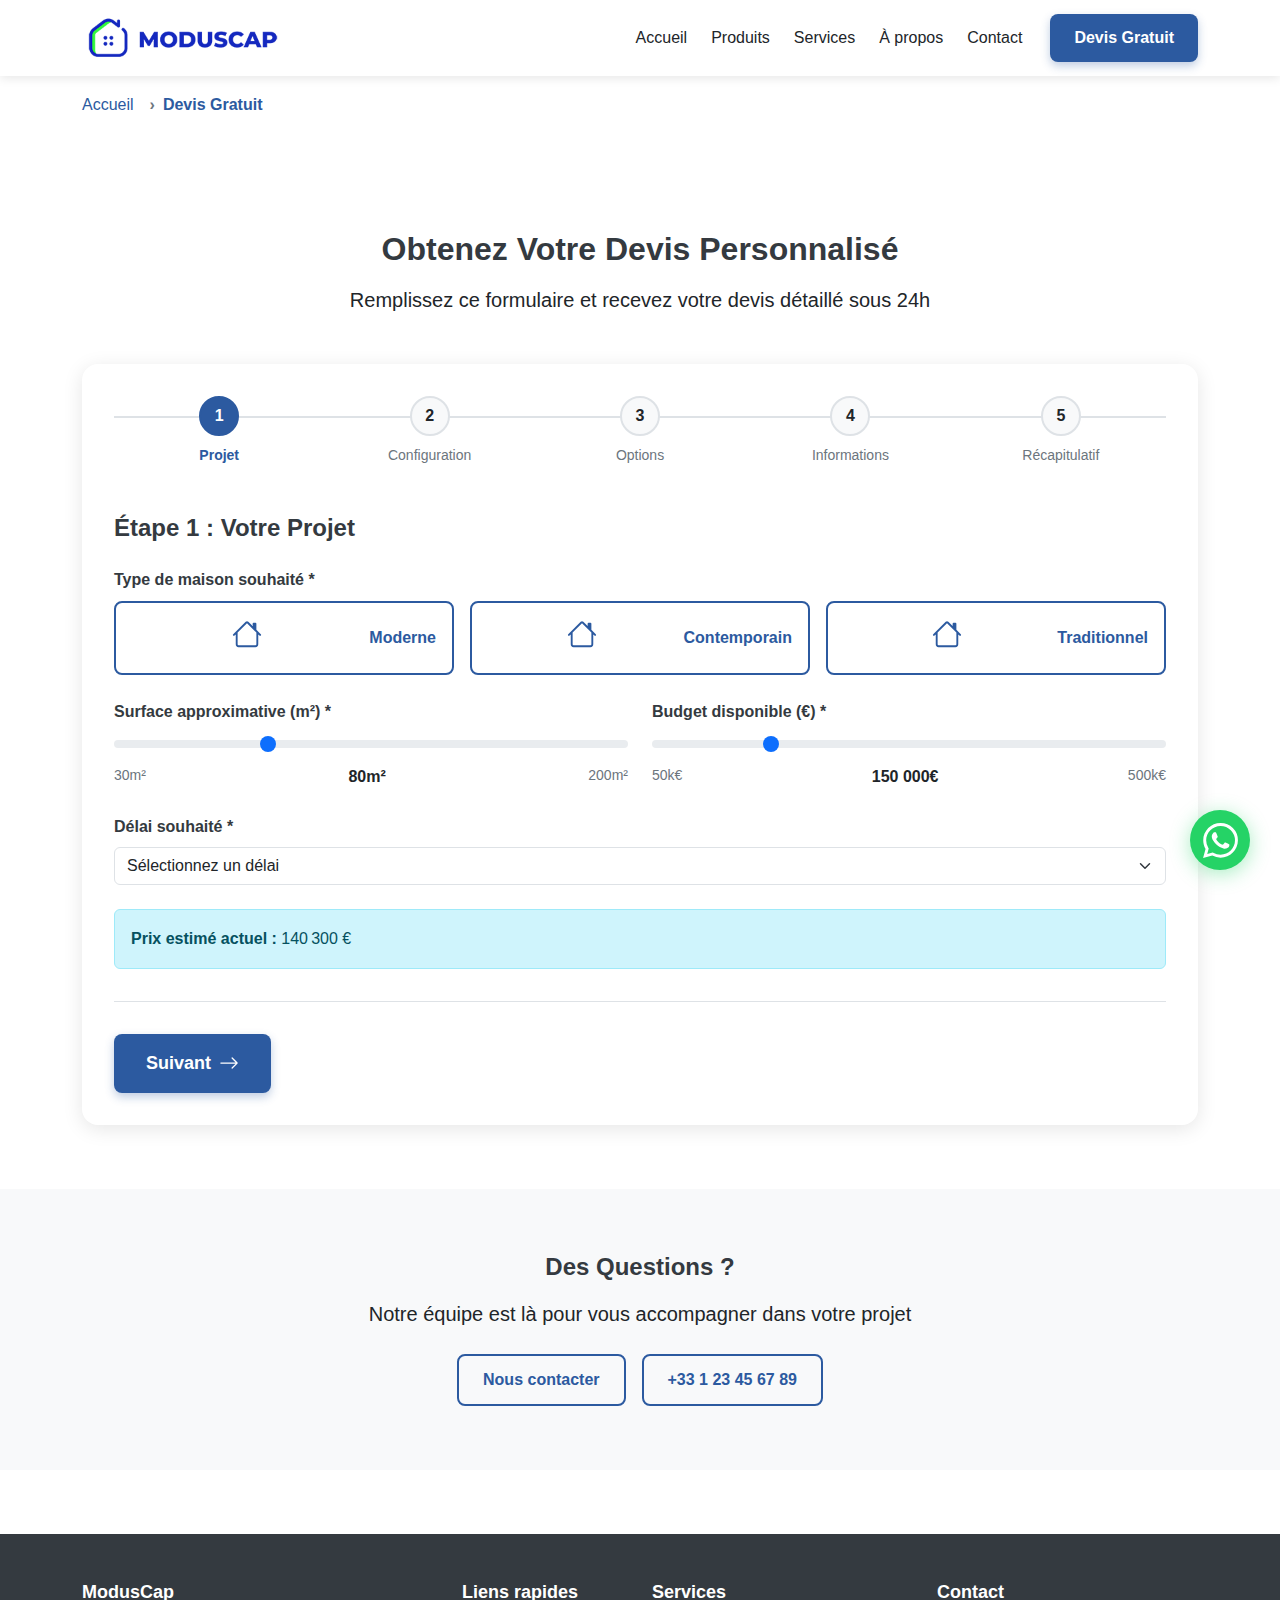
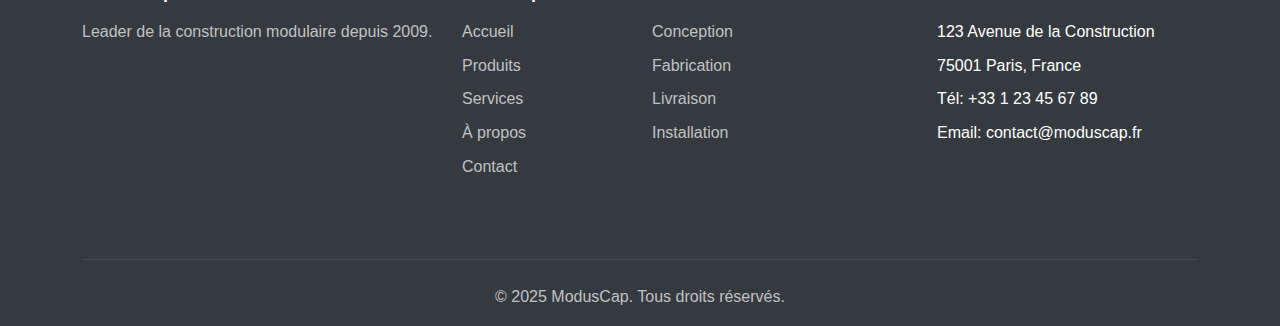
<file: devis.html>
<!DOCTYPE html>
<html lang="fr">
<head>
  <meta charset="UTF-8">
  <meta name="viewport" content="width=device-width, initial-scale=1.0">
  <meta name="description" content="Demandez votre devis personnalisé gratuit pour votre maison modulaire en quelques minutes">
  <meta name="author" content="Prudence Dieudonné ASSOGBA">
  <title>ModusCap - Devis Gratuit</title>
  <link rel="icon" type="image/png" href="images/favicon.png">
  <link href="https://cdn.jsdelivr.net/npm/bootstrap@5.3.2/dist/css/bootstrap.min.css" rel="stylesheet">
  <link rel="stylesheet" href="css/style.css">
</head>
<body>
  <header class="main-header">
    <nav class="navbar navbar-expand-lg navbar-light bg-white">
      <div class="container">
        <a class="navbar-brand" href="index.html"><img src="images/logo.png" alt="ModusCap Logo" height="50"></a>
        <button class="navbar-toggler" type="button" data-bs-toggle="collapse" data-bs-target="#navbarNav"><span class="navbar-toggler-icon"></span></button>
        <div class="collapse navbar-collapse" id="navbarNav">
          <ul class="navbar-nav ms-auto align-items-lg-center">
            <li class="nav-item"><a class="nav-link" href="index.html">Accueil</a></li>
            <li class="nav-item"><a class="nav-link" href="produits.html">Produits</a></li>
            <li class="nav-item"><a class="nav-link" href="services.html">Services</a></li>
            <li class="nav-item"><a class="nav-link" href="a-propos.html">À propos</a></li>
            <li class="nav-item"><a class="nav-link" href="contact.html">Contact</a></li>
            <li class="nav-item ms-lg-3"><a class="btn btn-primary" href="devis.html">Devis Gratuit</a></li>
          </ul>
        </div>
      </div>
    </nav>
  </header>

  <div class="container"><nav aria-label="breadcrumb"><ol class="breadcrumb"><li class="breadcrumb-item"><a href="index.html">Accueil</a></li><li class="breadcrumb-item active">Devis Gratuit</li></ol></nav></div>

  <section class="section">
    <div class="container">
      <div class="text-center mb-5">
        <h1>Obtenez Votre Devis Personnalisé</h1>
        <p class="lead">Remplissez ce formulaire et recevez votre devis détaillé sous 24h</p>
      </div>
      
      <div class="wizard-container" id="quote-wizard">
        <!-- Wizard Steps Indicator -->
        <div class="wizard-steps">
          <div class="wizard-step active">
            <div class="wizard-step-circle">1</div>
            <div class="wizard-step-label">Projet</div>
          </div>
          <div class="wizard-step">
            <div class="wizard-step-circle">2</div>
            <div class="wizard-step-label">Configuration</div>
          </div>
          <div class="wizard-step">
            <div class="wizard-step-circle">3</div>
            <div class="wizard-step-label">Options</div>
          </div>
          <div class="wizard-step">
            <div class="wizard-step-circle">4</div>
            <div class="wizard-step-label">Informations</div>
          </div>
          <div class="wizard-step">
            <div class="wizard-step-circle">5</div>
            <div class="wizard-step-label">Récapitulatif</div>
          </div>
        </div>

        <!-- Wizard Content -->
        <div class="wizard-content">
          <!-- Step 1: Projet & Budget -->
          <div id="step-1" class="wizard-step-content active">
            <h3 class="mb-4">Étape 1 : Votre Projet</h3>
            
            <div class="form-group">
              <label class="form-label">Type de maison souhaité *</label>
              <div class="row g-3">
                <div class="col-md-4">
                  <input type="radio" class="btn-check" name="house-type" id="type-moderne" value="moderne" required>
                  <label class="btn btn-outline-primary w-100 p-3" for="type-moderne">
                    <svg width="30" height="30" fill="currentColor" class="d-block mx-auto mb-2" viewBox="0 0 16 16">
                      <path d="M8.707 1.5a1 1 0 0 0-1.414 0L.646 8.146a.5.5 0 0 0 .708.708L2 8.207V13.5A1.5 1.5 0 0 0 3.5 15h9a1.5 1.5 0 0 0 1.5-1.5V8.207l.646.647a.5.5 0 0 0 .708-.708L13 5.793V2.5a.5.5 0 0 0-.5-.5h-1a.5.5 0 0 0-.5.5v1.293L8.707 1.5ZM13 7.207V13.5a.5.5 0 0 1-.5.5h-9a.5.5 0 0 1-.5-.5V7.207l5-5 5 5Z"/>
                    </svg>
                    Moderne
                  </label>
                </div>
                <div class="col-md-4">
                  <input type="radio" class="btn-check" name="house-type" id="type-contemporain" value="contemporain">
                  <label class="btn btn-outline-primary w-100 p-3" for="type-contemporain">
                    <svg width="30" height="30" fill="currentColor" class="d-block mx-auto mb-2" viewBox="0 0 16 16">
                      <path d="M8.707 1.5a1 1 0 0 0-1.414 0L.646 8.146a.5.5 0 0 0 .708.708L2 8.207V13.5A1.5 1.5 0 0 0 3.5 15h9a1.5 1.5 0 0 0 1.5-1.5V8.207l.646.647a.5.5 0 0 0 .708-.708L13 5.793V2.5a.5.5 0 0 0-.5-.5h-1a.5.5 0 0 0-.5.5v1.293L8.707 1.5ZM13 7.207V13.5a.5.5 0 0 1-.5.5h-9a.5.5 0 0 1-.5-.5V7.207l5-5 5 5Z"/>
                    </svg>
                    Contemporain
                  </label>
                </div>
                <div class="col-md-4">
                  <input type="radio" class="btn-check" name="house-type" id="type-traditionnel" value="traditionnel">
                  <label class="btn btn-outline-primary w-100 p-3" for="type-traditionnel">
                    <svg width="30" height="30" fill="currentColor" class="d-block mx-auto mb-2" viewBox="0 0 16 16">
                      <path d="M8.707 1.5a1 1 0 0 0-1.414 0L.646 8.146a.5.5 0 0 0 .708.708L2 8.207V13.5A1.5 1.5 0 0 0 3.5 15h9a1.5 1.5 0 0 0 1.5-1.5V8.207l.646.647a.5.5 0 0 0 .708-.708L13 5.793V2.5a.5.5 0 0 0-.5-.5h-1a.5.5 0 0 0-.5.5v1.293L8.707 1.5ZM13 7.207V13.5a.5.5 0 0 1-.5.5h-9a.5.5 0 0 1-.5-.5V7.207l5-5 5 5Z"/>
                    </svg>
                    Traditionnel
                  </label>
                </div>
              </div>
            </div>

            <div class="row">
              <div class="col-md-6">
                <div class="form-group">
                  <label for="surface" class="form-label">Surface approximative (m²) *</label>
                  <input type="range" class="form-range" id="surface" min="30" max="200" value="80" step="10">
                  <div class="d-flex justify-content-between">
                    <span class="text-secondary small">30m²</span>
                    <strong id="surface-value">80m²</strong>
                    <span class="text-secondary small">200m²</span>
                  </div>
                </div>
              </div>
              <div class="col-md-6">
                <div class="form-group">
                  <label for="budget" class="form-label">Budget disponible (€) *</label>
                  <input type="range" class="form-range" id="budget" min="50000" max="500000" value="150000" step="10000">
                  <div class="d-flex justify-content-between">
                    <span class="text-secondary small">50k€</span>
                    <strong id="budget-value">150 000€</strong>
                    <span class="text-secondary small">500k€</span>
                  </div>
                </div>
              </div>
            </div>

            <div class="form-group">
              <label for="deadline" class="form-label">Délai souhaité *</label>
              <select class="form-select" id="deadline" required>
                <option value="">Sélectionnez un délai</option>
                <option value="3mois">Sous 3 mois</option>
                <option value="6mois">3 à 6 mois</option>
                <option value="12mois">6 à 12 mois</option>
                <option value="flexible">Flexible</option>
              </select>
            </div>
            
            <div class="alert alert-info">
              <strong>Prix estimé actuel :</strong> <span class="estimated-price">96 000 €</span>
            </div>
          </div>

          <!-- Step 2: Configuration -->
          <div id="step-2" class="wizard-step-content">
            <h3 class="mb-4">Étape 2 : Configuration de votre Maison</h3>
            
            <div class="row">
              <div class="col-md-4">
                <div class="form-group">
                  <label for="bedrooms" class="form-label">Nombre de chambres *</label>
                  <select class="form-select" id="bedrooms" required>
                    <option value="1">1 chambre</option>
                    <option value="2">2 chambres</option>
                    <option value="3" selected>3 chambres</option>
                    <option value="4">4 chambres</option>
                    <option value="5">5 chambres</option>
                  </select>
                </div>
              </div>
              <div class="col-md-4">
                <div class="form-group">
                  <label for="bathrooms" class="form-label">Salles de bain *</label>
                  <select class="form-select" id="bathrooms" required>
                    <option value="1">1 salle de bain</option>
                    <option value="2" selected>2 salles de bain</option>
                    <option value="3">3 salles de bain</option>
                  </select>
                </div>
              </div>
              <div class="col-md-4">
                <div class="form-group">
                  <label for="style" class="form-label">Style *</label>
                  <select class="form-select" id="style" required>
                    <option value="moderne" selected>Moderne</option>
                    <option value="contemporain">Contemporain</option>
                    <option value="traditionnel">Traditionnel</option>
                    <option value="ecologique">Écologique</option>
                  </select>
                </div>
              </div>
            </div>

            <div class="form-group">
              <label class="form-label">Pièces spéciales (optionnel)</label>
              <div class="row g-2">
                <div class="col-md-3">
                  <div class="form-check">
                    <input class="form-check-input" type="checkbox" name="special-rooms" value="office" id="room-office">
                    <label class="form-check-label" for="room-office">Bureau (+5 000€)</label>
                  </div>
                </div>
                <div class="col-md-3">
                  <div class="form-check">
                    <input class="form-check-input" type="checkbox" name="special-rooms" value="pantry" id="room-pantry">
                    <label class="form-check-label" for="room-pantry">Cellier (+3 000€)</label>
                  </div>
                </div>
                <div class="col-md-3">
                  <div class="form-check">
                    <input class="form-check-input" type="checkbox" name="special-rooms" value="laundry" id="room-laundry">
                    <label class="form-check-label" for="room-laundry">Buanderie (+4 000€)</label>
                  </div>
                </div>
                <div class="col-md-3">
                  <div class="form-check">
                    <input class="form-check-input" type="checkbox" name="special-rooms" value="garage" id="room-garage">
                    <label class="form-check-label" for="room-garage">Garage (+15 000€)</label>
                  </div>
                </div>
              </div>
            </div>
            
            <div class="alert alert-info">
              <strong>Prix estimé actuel :</strong> <span class="estimated-price">96 000 €</span>
            </div>
          </div>

          <!-- Step 3: Options & Finitions -->
          <div id="step-3" class="wizard-step-content">
            <h3 class="mb-4">Étape 3 : Matériaux & Finitions</h3>
            
            <div class="form-group">
              <label for="materials" class="form-label">Matériaux de construction *</label>
              <select class="form-select" id="materials" required>
                <option value="standard" selected>Standard (×1.0)</option>
                <option value="premium">Premium (×1.25)</option>
                <option value="luxe">Luxe (×1.5)</option>
              </select>
            </div>

            <div class="row">
              <div class="col-md-6">
                <div class="form-group">
                  <label for="interior-finish" class="form-label">Finitions intérieures *</label>
                  <select class="form-select" id="interior-finish" required>
                    <option value="basic">Basique (×1.0)</option>
                    <option value="intermediate" selected>Intermédiaire (×1.15)</option>
                    <option value="highEnd">Haut de gamme (×1.35)</option>
                  </select>
                </div>
              </div>
              <div class="col-md-6">
                <div class="form-group">
                  <label for="exterior-finish" class="form-label">Finitions extérieures *</label>
                  <select class="form-select" id="exterior-finish" required>
                    <option value="basic">Basique (×1.0)</option>
                    <option value="intermediate" selected>Intermédiaire (×1.15)</option>
                    <option value="highEnd">Haut de gamme (×1.35)</option>
                  </select>
                </div>
              </div>
            </div>

            <div class="form-group">
              <label class="form-label">Options écologiques (optionnel)</label>
              <div class="row g-2">
                <div class="col-md-6">
                  <div class="form-check">
                    <input class="form-check-input" type="checkbox" name="eco-options" value="solarPanels" id="eco-solar">
                    <label class="form-check-label" for="eco-solar">Panneaux solaires (+15 000€)</label>
                  </div>
                </div>
                <div class="col-md-6">
                  <div class="form-check">
                    <input class="form-check-input" type="checkbox" name="eco-options" value="heatPump" id="eco-heat">
                    <label class="form-check-label" for="eco-heat">Pompe à chaleur (+12 000€)</label>
                  </div>
                </div>
                <div class="col-md-6">
                  <div class="form-check">
                    <input class="form-check-input" type="checkbox" name="eco-options" value="rainwater" id="eco-rain">
                    <label class="form-check-label" for="eco-rain">Récupération eau pluie (+5 000€)</label>
                  </div>
                </div>
                <div class="col-md-6">
                  <div class="form-check">
                    <input class="form-check-input" type="checkbox" name="eco-options" value="tripleGlazing" id="eco-glaz">
                    <label class="form-check-label" for="eco-glaz">Triple vitrage (+6 000€)</label>
                  </div>
                </div>
              </div>
            </div>

            <div class="alert alert-info">
              <strong>Prix estimé actuel :</strong> <span class="estimated-price">96 000 €</span>
            </div>
          </div>

          <!-- Step 4: Informations personnelles -->
          <div id="step-4" class="wizard-step-content">
            <h3 class="mb-4">Étape 4 : Vos Informations</h3>
            
            <div class="row">
              <div class="col-md-6">
                <div class="form-group">
                  <label for="first-name" class="form-label">Prénom *</label>
                  <input type="text" class="form-control" id="first-name" required>
                </div>
              </div>
              <div class="col-md-6">
                <div class="form-group">
                  <label for="last-name" class="form-label">Nom *</label>
                  <input type="text" class="form-control" id="last-name" required>
                </div>
              </div>
            </div>

            <div class="row">
              <div class="col-md-6">
                <div class="form-group">
                  <label for="email" class="form-label">Email *</label>
                  <input type="email" class="form-control" id="email" required>
                </div>
              </div>
              <div class="col-md-6">
                <div class="form-group">
                  <label for="phone" class="form-label">Téléphone *</label>
                  <input type="tel" class="form-control" id="phone" required>
                </div>
              </div>
            </div>

            <div class="row">
              <div class="col-md-6">
                <div class="form-group">
                  <label for="family-status" class="form-label">Situation familiale</label>
                  <select class="form-select" id="family-status">
                    <option value="">Sélectionnez</option>
                    <option value="celibataire">Célibataire</option>
                    <option value="couple">En couple</option>
                    <option value="famille">Famille</option>
                  </select>
                </div>
              </div>
              <div class="col-md-6">
                <div class="form-group">
                  <label for="land-type" class="form-label">Type de terrain *</label>
                  <select class="form-select" id="land-type" required>
                    <option value="">Sélectionnez</option>
                    <option value="proprietaire">Propriétaire</option>
                    <option value="recherche">En recherche</option>
                    <option value="promesse">Promesse de vente signée</option>
                  </select>
                </div>
              </div>
            </div>

            <div class="form-group">
              <label for="land-address" class="form-label">Adresse du terrain (si applicable)</label>
              <input type="text" class="form-control" id="land-address" placeholder="Ville et code postal">
            </div>

            <div class="form-group">
              <label for="constraints" class="form-label">Contraintes ou informations particulières</label>
              <textarea class="form-control" id="constraints" rows="4" placeholder="Terrain en pente, zone protégée, contraintes architecturales..."></textarea>
            </div>

            <div class="form-check">
              <input class="form-check-input" type="checkbox" id="consent" required>
              <label class="form-check-label" for="consent">
                J'accepte que mes données soient utilisées pour traiter ma demande de devis *
              </label>
            </div>
          </div>

          <!-- Step 5: Récapitulatif -->
          <div id="step-5" class="wizard-step-content">
            <h3 class="mb-4">Étape 5 : Récapitulatif de votre Projet</h3>
            <p class="lead mb-4">Vérifiez les informations avant l'envoi de votre demande</p>
            
            <div id="quote-summary">
              <!-- Le récapitulatif sera généré dynamiquement -->
            </div>

            <div class="alert alert-warning">
              <strong>Important :</strong> Ce prix est une estimation. Un devis détaillé vous sera envoyé sous 24h par email.
            </div>
          </div>
        </div>

        <!-- Navigation Buttons -->
        <div class="wizard-navigation">
          <button type="button" class="btn btn-outline-secondary btn-lg" id="prev-step">
            <svg width="20" height="20" fill="currentColor" viewBox="0 0 16 16">
              <path fill-rule="evenodd" d="M15 8a.5.5 0 0 0-.5-.5H2.707l3.147-3.146a.5.5 0 1 0-.708-.708l-4 4a.5.5 0 0 0 0 .708l4 4a.5.5 0 0 0 .708-.708L2.707 8.5H14.5A.5.5 0 0 0 15 8z"/>
            </svg>
            Précédent
          </button>
          <button type="button" class="btn btn-primary btn-lg" id="next-step">
            Suivant
            <svg width="20" height="20" fill="currentColor" viewBox="0 0 16 16">
              <path fill-rule="evenodd" d="M1 8a.5.5 0 0 1 .5-.5h11.793l-3.147-3.146a.5.5 0 0 1 .708-.708l4 4a.5.5 0 0 1 0 .708l-4 4a.5.5 0 0 1-.708-.708L13.293 8.5H1.5A.5.5 0 0 1 1 8z"/>
            </svg>
          </button>
          <button type="button" class="btn btn-success btn-lg" id="submit-quote" style="display: none;">
            <svg width="20" height="20" fill="currentColor" viewBox="0 0 16 16">
              <path d="M.05 3.555A2 2 0 0 1 2 2h12a2 2 0 0 1 1.95 1.555L8 8.414.05 3.555ZM0 4.697v7.104l5.803-3.558L0 4.697ZM6.761 8.83l-6.57 4.027A2 2 0 0 0 2 14h12a2 2 0 0 0 1.808-1.144l-6.57-4.027L8 9.586l-1.239-.757Zm3.436-.586L16 11.801V4.697l-5.803 3.546Z"/>
            </svg>
            Envoyer ma demande
          </button>
        </div>
      </div>
    </div>
  </section>

  <section class="section bg-light">
    <div class="container text-center">
      <h3>Des Questions ?</h3>
      <p class="lead mb-4">Notre équipe est là pour vous accompagner dans votre projet</p>
      <div class="d-flex gap-3 justify-content-center flex-wrap">
        <a href="contact.html" class="btn btn-outline-primary">Nous contacter</a>
        <a href="tel:+33123456789" class="btn btn-outline-primary">+33 1 23 45 67 89</a>
      </div>
    </div>
  </section>

  <footer class="main-footer">
    <div class="container">
      <div class="row">
        <div class="col-lg-4 footer-section"><h5>ModusCap</h5><p>Leader de la construction modulaire depuis 2009.</p></div>
        <div class="col-lg-2 col-md-6 footer-section"><h5>Liens rapides</h5><ul><li><a href="index.html">Accueil</a></li><li><a href="produits.html">Produits</a></li><li><a href="services.html">Services</a></li><li><a href="a-propos.html">À propos</a></li><li><a href="contact.html">Contact</a></li></ul></div>
        <div class="col-lg-3 col-md-6 footer-section"><h5>Services</h5><ul><li><a href="services.html#conception">Conception</a></li><li><a href="services.html#fabrication">Fabrication</a></li><li><a href="services.html#livraison">Livraison</a></li><li><a href="services.html#installation">Installation</a></li></ul></div>
        <div class="col-lg-3 col-md-6 footer-section"><h5>Contact</h5><ul><li>123 Avenue de la Construction</li><li>75001 Paris, France</li><li>Tél: +33 1 23 45 67 89</li><li>Email: contact@moduscap.fr</li></ul></div>
      </div>
      <div class="footer-bottom"><p>&copy; 2025 ModusCap. Tous droits réservés.</p></div>
    </div>
  </footer>

  <!-- WhatsApp Button -->
  <a href="https://wa.me/33123456789?text=Bonjour,%20je%20suis%20intéressé%20par%20vos%20maisons%20modulaires" 
     class="whatsapp-float" 
     target="_blank"
     rel="noopener noreferrer"
     aria-label="Contactez-nous sur WhatsApp">
    <span class="whatsapp-tooltip">Contactez-nous sur WhatsApp</span>
    <svg xmlns="http://www.w3.org/2000/svg" viewBox="0 0 24 24">
      <path d="M17.472 14.382c-.297-.149-1.758-.867-2.03-.967-.273-.099-.471-.148-.67.15-.197.297-.767.966-.94 1.164-.173.199-.347.223-.644.075-.297-.15-1.255-.463-2.39-1.475-.883-.788-1.48-1.761-1.653-2.059-.173-.297-.018-.458.13-.606.134-.133.298-.347.446-.52.149-.174.198-.298.298-.497.099-.198.05-.371-.025-.52-.075-.149-.669-1.612-.916-2.207-.242-.579-.487-.5-.669-.51-.173-.008-.371-.01-.57-.01-.198 0-.52.074-.792.372-.272.297-1.04 1.016-1.04 2.479 0 1.462 1.065 2.875 1.213 3.074.149.198 2.096 3.2 5.077 4.487.709.306 1.262.489 1.694.625.712.227 1.36.195 1.871.118.571-.085 1.758-.719 2.006-1.413.248-.694.248-1.289.173-1.413-.074-.124-.272-.198-.57-.347m-5.421 7.403h-.004a9.87 9.87 0 01-5.031-1.378l-.361-.214-3.741.982.998-3.648-.235-.374a9.86 9.86 0 01-1.51-5.26c.001-5.45 4.436-9.884 9.888-9.884 2.64 0 5.122 1.03 6.988 2.898a9.825 9.825 0 012.893 6.994c-.003 5.45-4.437 9.884-9.885 9.884m8.413-18.297A11.815 11.815 0 0012.05 0C5.495 0 .16 5.335.157 11.892c0 2.096.547 4.142 1.588 5.945L.057 24l6.305-1.654a11.882 11.882 0 005.683 1.448h.005c6.554 0 11.89-5.335 11.893-11.893a11.821 11.821 0 00-3.48-8.413Z"/>
    </svg>
  </a>

  <script src="https://cdn.jsdelivr.net/npm/bootstrap@5.3.2/dist/js/bootstrap.bundle.min.js"></script>
  <script src="js/script.js"></script>
  <script src="js/quote-form.js"></script>
  <script>
    // Mise à jour dynamique de la valeur des sliders
    const surfaceSlider = document.getElementById('surface');
    const surfaceValue = document.getElementById('surface-value');
    if (surfaceSlider && surfaceValue) {
      surfaceSlider.addEventListener('input', (e) => {
        surfaceValue.textContent = e.target.value + 'm²';
      });
    }

    const budgetSlider = document.getElementById('budget');
    const budgetValue = document.getElementById('budget-value');
    if (budgetSlider && budgetValue) {
      budgetSlider.addEventListener('input', (e) => {
        budgetValue.textContent = new Intl.NumberFormat('fr-FR').format(e.target.value) + '€';
      });
    }
  </script>
</body>
</html>
</file>
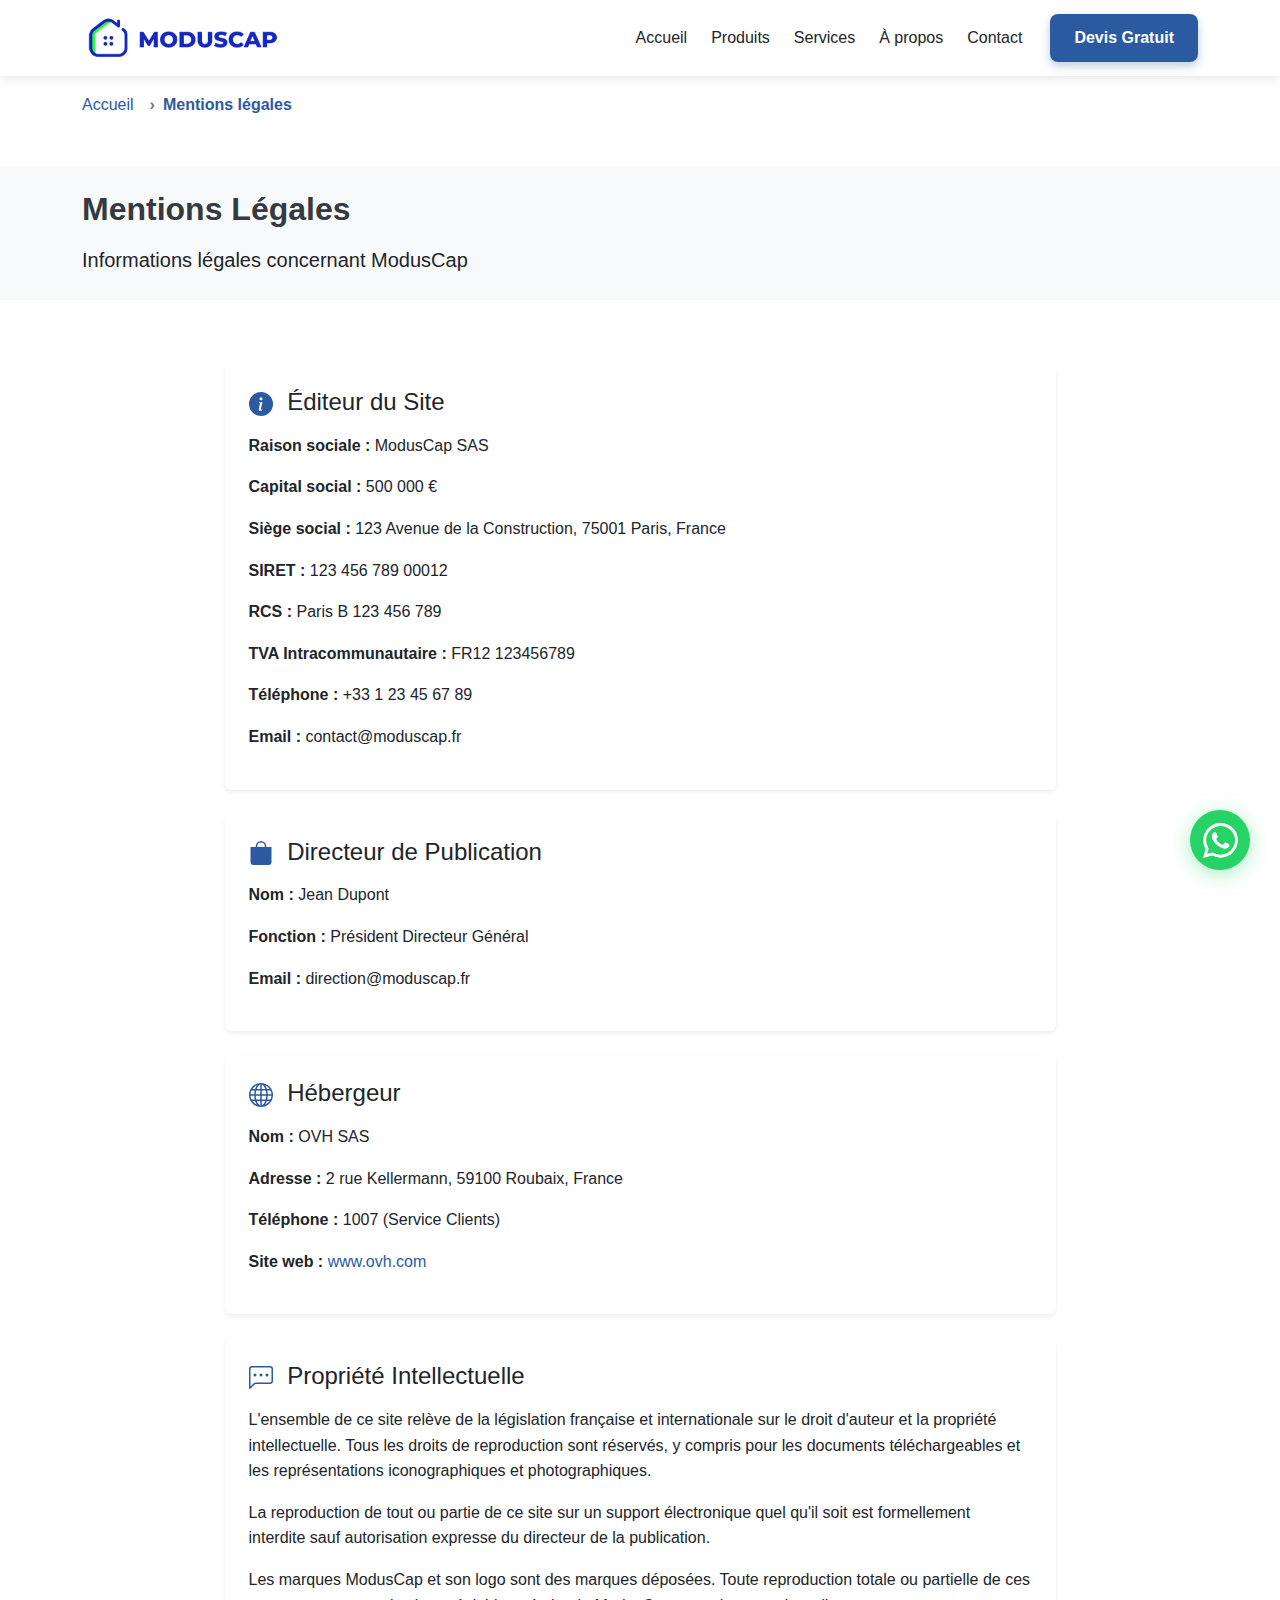
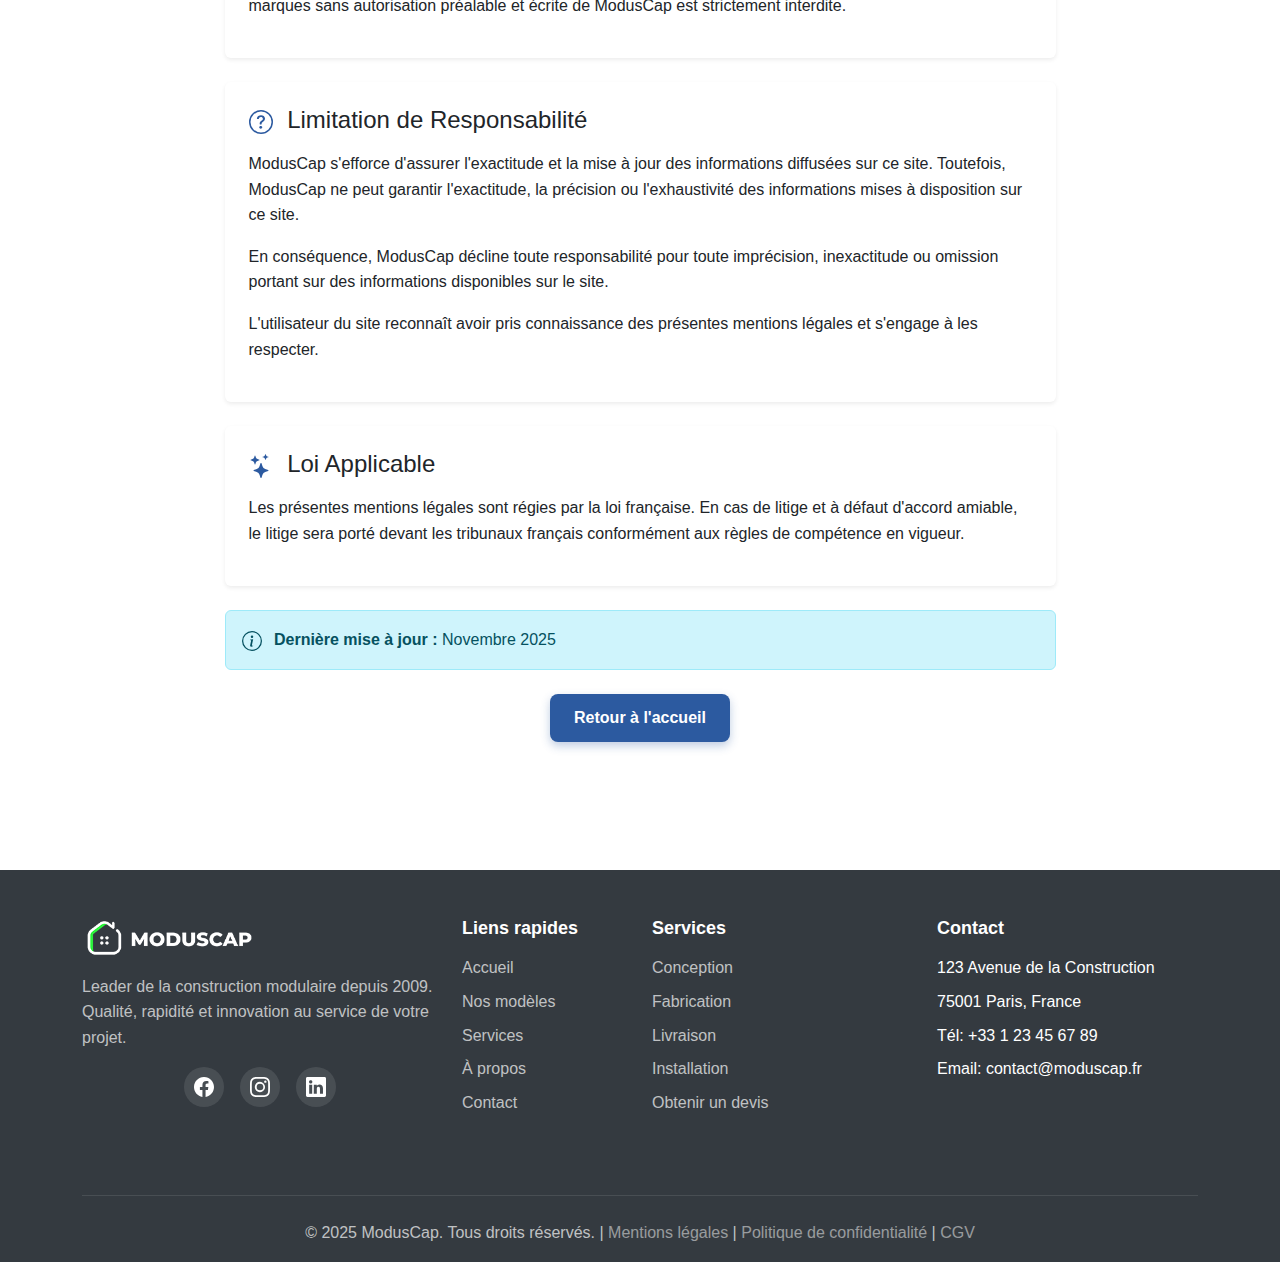
<file: mentions-legales.html>
<!DOCTYPE html>
<html lang="fr">
<head>
  <meta charset="UTF-8">
  <meta name="viewport" content="width=device-width, initial-scale=1.0">
  <meta name="description" content="Mentions légales de ModusCap - Informations légales sur notre entreprise de construction modulaire.">
  <meta name="author" content="Prudence Dieudonné ASSOGBA">
  
  <title>ModusCap - Mentions Légales</title>
  
  <link rel="icon" type="image/png" href="images/favicon.png">
  <link href="https://cdn.jsdelivr.net/npm/bootstrap@5.3.2/dist/css/bootstrap.min.css" rel="stylesheet">
  <link rel="stylesheet" href="css/style.css">
</head>
<body>

  <!-- Header & Navigation -->
  <header class="main-header">
    <nav class="navbar navbar-expand-lg navbar-light bg-white">
      <div class="container">
        <a class="navbar-brand" href="index.html">
          <img src="images/logo.png" alt="ModusCap Logo" height="50">
        </a>
        
        <button class="navbar-toggler" type="button" data-bs-toggle="collapse" data-bs-target="#navbarNav">
          <span class="navbar-toggler-icon"></span>
        </button>
        
        <div class="collapse navbar-collapse" id="navbarNav">
          <ul class="navbar-nav ms-auto align-items-lg-center">
            <li class="nav-item"><a class="nav-link" href="index.html">Accueil</a></li>
            <li class="nav-item"><a class="nav-link" href="produits.html">Produits</a></li>
            <li class="nav-item"><a class="nav-link" href="services.html">Services</a></li>
            <li class="nav-item"><a class="nav-link" href="a-propos.html">À propos</a></li>
            <li class="nav-item"><a class="nav-link" href="contact.html">Contact</a></li>
            <li class="nav-item ms-lg-3">
              <a class="btn btn-primary" href="devis.html">Devis Gratuit</a>
            </li>
          </ul>
        </div>
      </div>
    </nav>
  </header>

  <!-- Breadcrumb -->
  <div class="container">
    <nav aria-label="breadcrumb">
      <ol class="breadcrumb">
        <li class="breadcrumb-item"><a href="index.html">Accueil</a></li>
        <li class="breadcrumb-item active" aria-current="page">Mentions légales</li>
      </ol>
    </nav>
  </div>

  <!-- Page Header -->
  <section class="py-4 bg-light">
    <div class="container">
      <h1>Mentions Légales</h1>
      <p class="lead mb-0">Informations légales concernant ModusCap</p>
    </div>
  </section>

  <!-- Content -->
  <section class="section">
    <div class="container">
      <div class="row">
        <div class="col-lg-9 mx-auto">
          
          <div class="card mb-4 border-0 shadow-sm">
            <div class="card-body p-4">
              <h2 class="h4 mb-3">
                <svg width="24" height="24" fill="currentColor" viewBox="0 0 16 16" class="me-2 text-primary">
                  <path d="M8 16A8 8 0 1 0 8 0a8 8 0 0 0 0 16zm.93-9.412-1 4.705c-.07.34.029.533.304.533.194 0 .487-.07.686-.246l-.088.416c-.287.346-.92.598-1.465.598-.703 0-1.002-.422-.808-1.319l.738-3.468c.064-.293.006-.399-.287-.47l-.451-.081.082-.381 2.29-.287zM8 5.5a1 1 0 1 1 0-2 1 1 0 0 1 0 2z"/>
                </svg>
                Éditeur du Site
              </h2>
              <p><strong>Raison sociale :</strong> ModusCap SAS</p>
              <p><strong>Capital social :</strong> 500 000 €</p>
              <p><strong>Siège social :</strong> 123 Avenue de la Construction, 75001 Paris, France</p>
              <p><strong>SIRET :</strong> 123 456 789 00012</p>
              <p><strong>RCS :</strong> Paris B 123 456 789</p>
              <p><strong>TVA Intracommunautaire :</strong> FR12 123456789</p>
              <p><strong>Téléphone :</strong> +33 1 23 45 67 89</p>
              <p><strong>Email :</strong> contact@moduscap.fr</p>
            </div>
          </div>

          <div class="card mb-4 border-0 shadow-sm">
            <div class="card-body p-4">
              <h2 class="h4 mb-3">
                <svg width="24" height="24" fill="currentColor" viewBox="0 0 16 16" class="me-2 text-primary">
                  <path d="M8 1a2.5 2.5 0 0 1 2.5 2.5V4h-5v-.5A2.5 2.5 0 0 1 8 1zm3.5 3v-.5a3.5 3.5 0 1 0-7 0V4H1v10a2 2 0 0 0 2 2h10a2 2 0 0 0 2-2V4h-3.5z"/>
                </svg>
                Directeur de Publication
              </h2>
              <p><strong>Nom :</strong> Jean Dupont</p>
              <p><strong>Fonction :</strong> Président Directeur Général</p>
              <p><strong>Email :</strong> direction@moduscap.fr</p>
            </div>
          </div>

          <div class="card mb-4 border-0 shadow-sm">
            <div class="card-body p-4">
              <h2 class="h4 mb-3">
                <svg width="24" height="24" fill="currentColor" viewBox="0 0 16 16" class="me-2 text-primary">
                  <path d="M0 8a8 8 0 1 1 16 0A8 8 0 0 1 0 8zm7.5-6.923c-.67.204-1.335.82-1.887 1.855A7.97 7.97 0 0 0 5.145 4H7.5V1.077zM4.09 4a9.267 9.267 0 0 1 .64-1.539 6.7 6.7 0 0 1 .597-.933A7.025 7.025 0 0 0 2.255 4H4.09zm-.582 3.5c.03-.877.138-1.718.312-2.5H1.674a6.958 6.958 0 0 0-.656 2.5h2.49zM4.847 5a12.5 12.5 0 0 0-.338 2.5H7.5V5H4.847zM8.5 5v2.5h2.99a12.495 12.495 0 0 0-.337-2.5H8.5zM4.51 8.5a12.5 12.5 0 0 0 .337 2.5H7.5V8.5H4.51zm3.99 0V11h2.653c.187-.765.306-1.608.338-2.5H8.5zM5.145 12c.138.386.295.744.468 1.068.552 1.035 1.218 1.65 1.887 1.855V12H5.145zm.182 2.472a6.696 6.696 0 0 1-.597-.933A9.268 9.268 0 0 1 4.09 12H2.255a7.024 7.024 0 0 0 3.072 2.472zM3.82 11a13.652 13.652 0 0 1-.312-2.5h-2.49c.062.89.291 1.733.656 2.5H3.82zm6.853 3.472A7.024 7.024 0 0 0 13.745 12H11.91a9.27 9.27 0 0 1-.64 1.539 6.688 6.688 0 0 1-.597.933zM8.5 12v2.923c.67-.204 1.335-.82 1.887-1.855.173-.324.33-.682.468-1.068H8.5zm3.68-1h2.146c.365-.767.594-1.61.656-2.5h-2.49a13.65 13.65 0 0 1-.312 2.5zm2.802-3.5a6.959 6.959 0 0 0-.656-2.5H12.18c.174.782.282 1.623.312 2.5h2.49zM11.27 2.461c.247.464.462.98.64 1.539h1.835a7.024 7.024 0 0 0-3.072-2.472c.218.284.418.598.597.933zM10.855 4a7.966 7.966 0 0 0-.468-1.068C9.835 1.897 9.17 1.282 8.5 1.077V4h2.355z"/>
                </svg>
                Hébergeur
              </h2>
              <p><strong>Nom :</strong> OVH SAS</p>
              <p><strong>Adresse :</strong> 2 rue Kellermann, 59100 Roubaix, France</p>
              <p><strong>Téléphone :</strong> 1007 (Service Clients)</p>
              <p><strong>Site web :</strong> <a href="https://www.ovh.com" target="_blank" rel="noopener">www.ovh.com</a></p>
            </div>
          </div>

          <div class="card mb-4 border-0 shadow-sm">
            <div class="card-body p-4">
              <h2 class="h4 mb-3">
                <svg width="24" height="24" fill="currentColor" viewBox="0 0 16 16" class="me-2 text-primary">
                  <path d="M14 1a1 1 0 0 1 1 1v8a1 1 0 0 1-1 1H4.414A2 2 0 0 0 3 11.586l-2 2V2a1 1 0 0 1 1-1h12zM2 0a2 2 0 0 0-2 2v12.793a.5.5 0 0 0 .854.353l2.853-2.853A1 1 0 0 1 4.414 12H14a2 2 0 0 0 2-2V2a2 2 0 0 0-2-2H2z"/>
                  <path d="M5 6a1 1 0 1 1-2 0 1 1 0 0 1 2 0zm4 0a1 1 0 1 1-2 0 1 1 0 0 1 2 0zm4 0a1 1 0 1 1-2 0 1 1 0 0 1 2 0z"/>
                </svg>
                Propriété Intellectuelle
              </h2>
              <p>L'ensemble de ce site relève de la législation française et internationale sur le droit d'auteur et la propriété intellectuelle. Tous les droits de reproduction sont réservés, y compris pour les documents téléchargeables et les représentations iconographiques et photographiques.</p>
              <p>La reproduction de tout ou partie de ce site sur un support électronique quel qu'il soit est formellement interdite sauf autorisation expresse du directeur de la publication.</p>
              <p>Les marques ModusCap et son logo sont des marques déposées. Toute reproduction totale ou partielle de ces marques sans autorisation préalable et écrite de ModusCap est strictement interdite.</p>
            </div>
          </div>

          <div class="card mb-4 border-0 shadow-sm">
            <div class="card-body p-4">
              <h2 class="h4 mb-3">
                <svg width="24" height="24" fill="currentColor" viewBox="0 0 16 16" class="me-2 text-primary">
                  <path d="M8 15A7 7 0 1 1 8 1a7 7 0 0 1 0 14zm0 1A8 8 0 1 0 8 0a8 8 0 0 0 0 16z"/>
                  <path d="M5.255 5.786a.237.237 0 0 0 .241.247h.825c.138 0 .248-.113.266-.25.09-.656.54-1.134 1.342-1.134.686 0 1.314.343 1.314 1.168 0 .635-.374.927-.965 1.371-.673.489-1.206 1.06-1.168 1.987l.003.217a.25.25 0 0 0 .25.246h.811a.25.25 0 0 0 .25-.25v-.105c0-.718.273-.927 1.01-1.486.609-.463 1.244-.977 1.244-2.056 0-1.511-1.276-2.241-2.673-2.241-1.267 0-2.655.59-2.75 2.286zm1.557 5.763c0 .533.425.927 1.01.927.609 0 1.028-.394 1.028-.927 0-.552-.42-.94-1.029-.94-.584 0-1.009.388-1.009.94z"/>
                </svg>
                Limitation de Responsabilité
              </h2>
              <p>ModusCap s'efforce d'assurer l'exactitude et la mise à jour des informations diffusées sur ce site. Toutefois, ModusCap ne peut garantir l'exactitude, la précision ou l'exhaustivité des informations mises à disposition sur ce site.</p>
              <p>En conséquence, ModusCap décline toute responsabilité pour toute imprécision, inexactitude ou omission portant sur des informations disponibles sur le site.</p>
              <p>L'utilisateur du site reconnaît avoir pris connaissance des présentes mentions légales et s'engage à les respecter.</p>
            </div>
          </div>

          <div class="card mb-4 border-0 shadow-sm">
            <div class="card-body p-4">
              <h2 class="h4 mb-3">
                <svg width="24" height="24" fill="currentColor" viewBox="0 0 16 16" class="me-2 text-primary">
                  <path d="M7.657 6.247c.11-.33.576-.33.686 0l.645 1.937a2.89 2.89 0 0 0 1.829 1.828l1.936.645c.33.11.33.576 0 .686l-1.937.645a2.89 2.89 0 0 0-1.828 1.829l-.645 1.936a.361.361 0 0 1-.686 0l-.645-1.937a2.89 2.89 0 0 0-1.828-1.828l-1.937-.645a.361.361 0 0 1 0-.686l1.937-.645a2.89 2.89 0 0 0 1.828-1.828l.645-1.937zM3.794 1.148a.217.217 0 0 1 .412 0l.387 1.162c.173.518.579.924 1.097 1.097l1.162.387a.217.217 0 0 1 0 .412l-1.162.387A1.734 1.734 0 0 0 4.593 5.69l-.387 1.162a.217.217 0 0 1-.412 0L3.407 5.69A1.734 1.734 0 0 0 2.31 4.593l-1.162-.387a.217.217 0 0 1 0-.412l1.162-.387A1.734 1.734 0 0 0 3.407 2.31l.387-1.162zM10.863.099a.145.145 0 0 1 .274 0l.258.774c.115.346.386.617.732.732l.774.258a.145.145 0 0 1 0 .274l-.774.258a1.156 1.156 0 0 0-.732.732l-.258.774a.145.145 0 0 1-.274 0l-.258-.774a1.156 1.156 0 0 0-.732-.732L9.1 2.137a.145.145 0 0 1 0-.274l.774-.258c.346-.115.617-.386.732-.732L10.863.1z"/>
                </svg>
                Loi Applicable
              </h2>
              <p>Les présentes mentions légales sont régies par la loi française. En cas de litige et à défaut d'accord amiable, le litige sera porté devant les tribunaux français conformément aux règles de compétence en vigueur.</p>
            </div>
          </div>

          <div class="alert alert-info">
            <svg width="20" height="20" fill="currentColor" viewBox="0 0 16 16" class="me-2">
              <path d="M8 15A7 7 0 1 1 8 1a7 7 0 0 1 0 14zm0 1A8 8 0 1 0 8 0a8 8 0 0 0 0 16z"/>
              <path d="m8.93 6.588-2.29.287-.082.38.45.083c.294.07.352.176.288.469l-.738 3.468c-.194.897.105 1.319.808 1.319.545 0 1.178-.252 1.465-.598l.088-.416c-.2.176-.492.246-.686.246-.275 0-.375-.193-.304-.533L8.93 6.588zM9 4.5a1 1 0 1 1-2 0 1 1 0 0 1 2 0z"/>
            </svg>
            <strong>Dernière mise à jour :</strong> Novembre 2025
          </div>

          <div class="text-center mt-4">
            <a href="index.html" class="btn btn-primary">Retour à l'accueil</a>
          </div>

        </div>
      </div>
    </div>
  </section>

  <!-- Footer -->
  <footer class="main-footer">
    <div class="container">
      <div class="row">
        <div class="col-lg-4 footer-section">
          <img src="images/logo-light.png" alt="ModusCap Logo" height="40" style="margin-bottom: 1rem;">
          <p>Leader de la construction modulaire depuis 2009. Qualité, rapidité et innovation au service de votre projet.</p>
          <div class="social-links">
            <a href="#" aria-label="Facebook">
              <svg width="20" height="20" fill="currentColor" viewBox="0 0 16 16">
                <path d="M16 8.049c0-4.446-3.582-8.05-8-8.05C3.58 0-.002 3.603-.002 8.05c0 4.017 2.926 7.347 6.75 7.951v-5.625h-2.03V8.05H6.75V6.275c0-2.017 1.195-3.131 3.022-3.131.876 0 1.791.157 1.791.157v1.98h-1.009c-.993 0-1.303.621-1.303 1.258v1.51h2.218l-.354 2.326H9.25V16c3.824-.604 6.75-3.934 6.75-7.951z"/>
              </svg>
            </a>
            <a href="#" aria-label="Instagram">
              <svg width="20" height="20" fill="currentColor" viewBox="0 0 16 16">
                <path d="M8 0C5.829 0 5.556.01 4.703.048 3.85.088 3.269.222 2.76.42a3.917 3.917 0 0 0-1.417.923A3.927 3.927 0 0 0 .42 2.76C.222 3.268.087 3.85.048 4.7.01 5.555 0 5.827 0 8.001c0 2.172.01 2.444.048 3.297.04.852.174 1.433.372 1.942.205.526.478.972.923 1.417.444.445.89.719 1.416.923.51.198 1.09.333 1.942.372C5.555 15.99 5.827 16 8 16s2.444-.01 3.298-.048c.851-.04 1.434-.174 1.943-.372a3.916 3.916 0 0 0 1.416-.923c.445-.445.718-.891.923-1.417.197-.509.332-1.09.372-1.942C15.99 10.445 16 10.173 16 8s-.01-2.445-.048-3.299c-.04-.851-.175-1.433-.372-1.941a3.926 3.926 0 0 0-.923-1.417A3.911 3.911 0 0 0 13.24.42c-.51-.198-1.092-.333-1.943-.372C10.443.01 10.172 0 7.998 0h.003zm-.717 1.442h.718c2.136 0 2.389.007 3.232.046.78.035 1.204.166 1.486.275.373.145.64.319.92.599.28.28.453.546.598.92.11.281.24.705.275 1.485.039.843.047 1.096.047 3.231s-.008 2.389-.047 3.232c-.035.78-.166 1.203-.275 1.485a2.47 2.47 0 0 1-.599.919c-.28.28-.546.453-.92.598-.28.11-.704.24-1.485.276-.843.038-1.096.047-3.232.047s-2.39-.009-3.233-.047c-.78-.036-1.203-.166-1.485-.276a2.478 2.478 0 0 1-.92-.598 2.48 2.48 0 0 1-.6-.92c-.109-.281-.24-.705-.275-1.485-.038-.843-.046-1.096-.046-3.233 0-2.136.008-2.388.046-3.231.036-.78.166-1.204.276-1.486.145-.373.319-.64.599-.92.28-.28.546-.453.92-.598.282-.11.705-.24 1.485-.276.738-.034 1.024-.044 2.515-.045v.002zm4.988 1.328a.96.96 0 1 0 0 1.92.96.96 0 0 0 0-1.92zm-4.27 1.122a4.109 4.109 0 1 0 0 8.217 4.109 4.109 0 0 0 0-8.217zm0 1.441a2.667 2.667 0 1 1 0 5.334 2.667 2.667 0 0 1 0-5.334z"/>
              </svg>
            </a>
            <a href="#" aria-label="LinkedIn">
              <svg width="20" height="20" fill="currentColor" viewBox="0 0 16 16">
                <path d="M0 1.146C0 .513.526 0 1.175 0h13.65C15.474 0 16 .513 16 1.146v13.708c0 .633-.526 1.146-1.175 1.146H1.175C.526 16 0 15.487 0 14.854V1.146zm4.943 12.248V6.169H2.542v7.225h2.401zm-1.2-8.212c.837 0 1.358-.554 1.358-1.248-.015-.709-.52-1.248-1.342-1.248-.822 0-1.359.54-1.359 1.248 0 .694.521 1.248 1.327 1.248h.016zm4.908 8.212V9.359c0-.216.016-.432.08-.586.173-.431.568-.878 1.232-.878.869 0 1.216.662 1.216 1.634v3.865h2.401V9.25c0-2.22-1.184-3.252-2.764-3.252-1.274 0-1.845.7-2.165 1.193v.025h-.016a5.54 5.54 0 0 1 .016-.025V6.169h-2.4c.03.678 0 7.225 0 7.225h2.4z"/>
              </svg>
            </a>
          </div>
        </div>
        
        <div class="col-lg-2 col-md-6 footer-section">
          <h5>Liens rapides</h5>
          <ul>
            <li><a href="index.html">Accueil</a></li>
            <li><a href="produits.html">Nos modèles</a></li>
            <li><a href="services.html">Services</a></li>
            <li><a href="a-propos.html">À propos</a></li>
            <li><a href="contact.html">Contact</a></li>
          </ul>
        </div>
        
        <div class="col-lg-3 col-md-6 footer-section">
          <h5>Services</h5>
          <ul>
            <li><a href="services.html#conception">Conception</a></li>
            <li><a href="services.html#fabrication">Fabrication</a></li>
            <li><a href="services.html#livraison">Livraison</a></li>
            <li><a href="services.html#installation">Installation</a></li>
            <li><a href="devis.html">Obtenir un devis</a></li>
          </ul>
        </div>
        
        <div class="col-lg-3 col-md-6 footer-section">
          <h5>Contact</h5>
          <ul>
            <li>123 Avenue de la Construction</li>
            <li>75001 Paris, France</li>
            <li>Tél: +33 1 23 45 67 89</li>
            <li>Email: contact@moduscap.fr</li>
          </ul>
        </div>
      </div>
      
      <div class="footer-bottom">
        <p>&copy; 2025 ModusCap. Tous droits réservés. | <a href="mentions-legales.html" class="text-white-50">Mentions légales</a> | <a href="politique-confidentialite.html" class="text-white-50">Politique de confidentialité</a> | <a href="cgv.html" class="text-white-50">CGV</a></p>
      </div>
    </div>
  </footer>

  <!-- WhatsApp Button -->
  <a href="https://wa.me/33123456789?text=Bonjour,%20je%20suis%20intéressé%20par%20vos%20maisons%20modulaires" 
     class="whatsapp-float" 
     target="_blank"
     rel="noopener noreferrer"
     aria-label="Contactez-nous sur WhatsApp">
    <span class="whatsapp-tooltip">Contactez-nous sur WhatsApp</span>
    <svg xmlns="http://www.w3.org/2000/svg" viewBox="0 0 24 24">
      <path d="M17.472 14.382c-.297-.149-1.758-.867-2.03-.967-.273-.099-.471-.148-.67.15-.197.297-.767.966-.94 1.164-.173.199-.347.223-.644.075-.297-.15-1.255-.463-2.39-1.475-.883-.788-1.48-1.761-1.653-2.059-.173-.297-.018-.458.13-.606.134-.133.298-.347.446-.52.149-.174.198-.298.298-.497.099-.198.05-.371-.025-.52-.075-.149-.669-1.612-.916-2.207-.242-.579-.487-.5-.669-.51-.173-.008-.371-.01-.57-.01-.198 0-.52.074-.792.372-.272.297-1.04 1.016-1.04 2.479 0 1.462 1.065 2.875 1.213 3.074.149.198 2.096 3.2 5.077 4.487.709.306 1.262.489 1.694.625.712.227 1.36.195 1.871.118.571-.085 1.758-.719 2.006-1.413.248-.694.248-1.289.173-1.413-.074-.124-.272-.198-.57-.347m-5.421 7.403h-.004a9.87 9.87 0 01-5.031-1.378l-.361-.214-3.741.982.998-3.648-.235-.374a9.86 9.86 0 01-1.51-5.26c.001-5.45 4.436-9.884 9.888-9.884 2.64 0 5.122 1.03 6.988 2.898a9.825 9.825 0 012.893 6.994c-.003 5.45-4.437 9.884-9.885 9.884m8.413-18.297A11.815 11.815 0 0012.05 0C5.495 0 .16 5.335.157 11.892c0 2.096.547 4.142 1.588 5.945L.057 24l6.305-1.654a11.882 11.882 0 005.683 1.448h.005c6.554 0 11.89-5.335 11.893-11.893a11.821 11.821 0 00-3.48-8.413Z"/>
    </svg>
  </a>

  <!-- Bootstrap JS -->
  <script src="https://cdn.jsdelivr.net/npm/bootstrap@5.3.2/dist/js/bootstrap.bundle.min.js"></script>
  
  <!-- Custom JS -->
  <script src="js/script.js"></script>
</body>
</html>
</file>
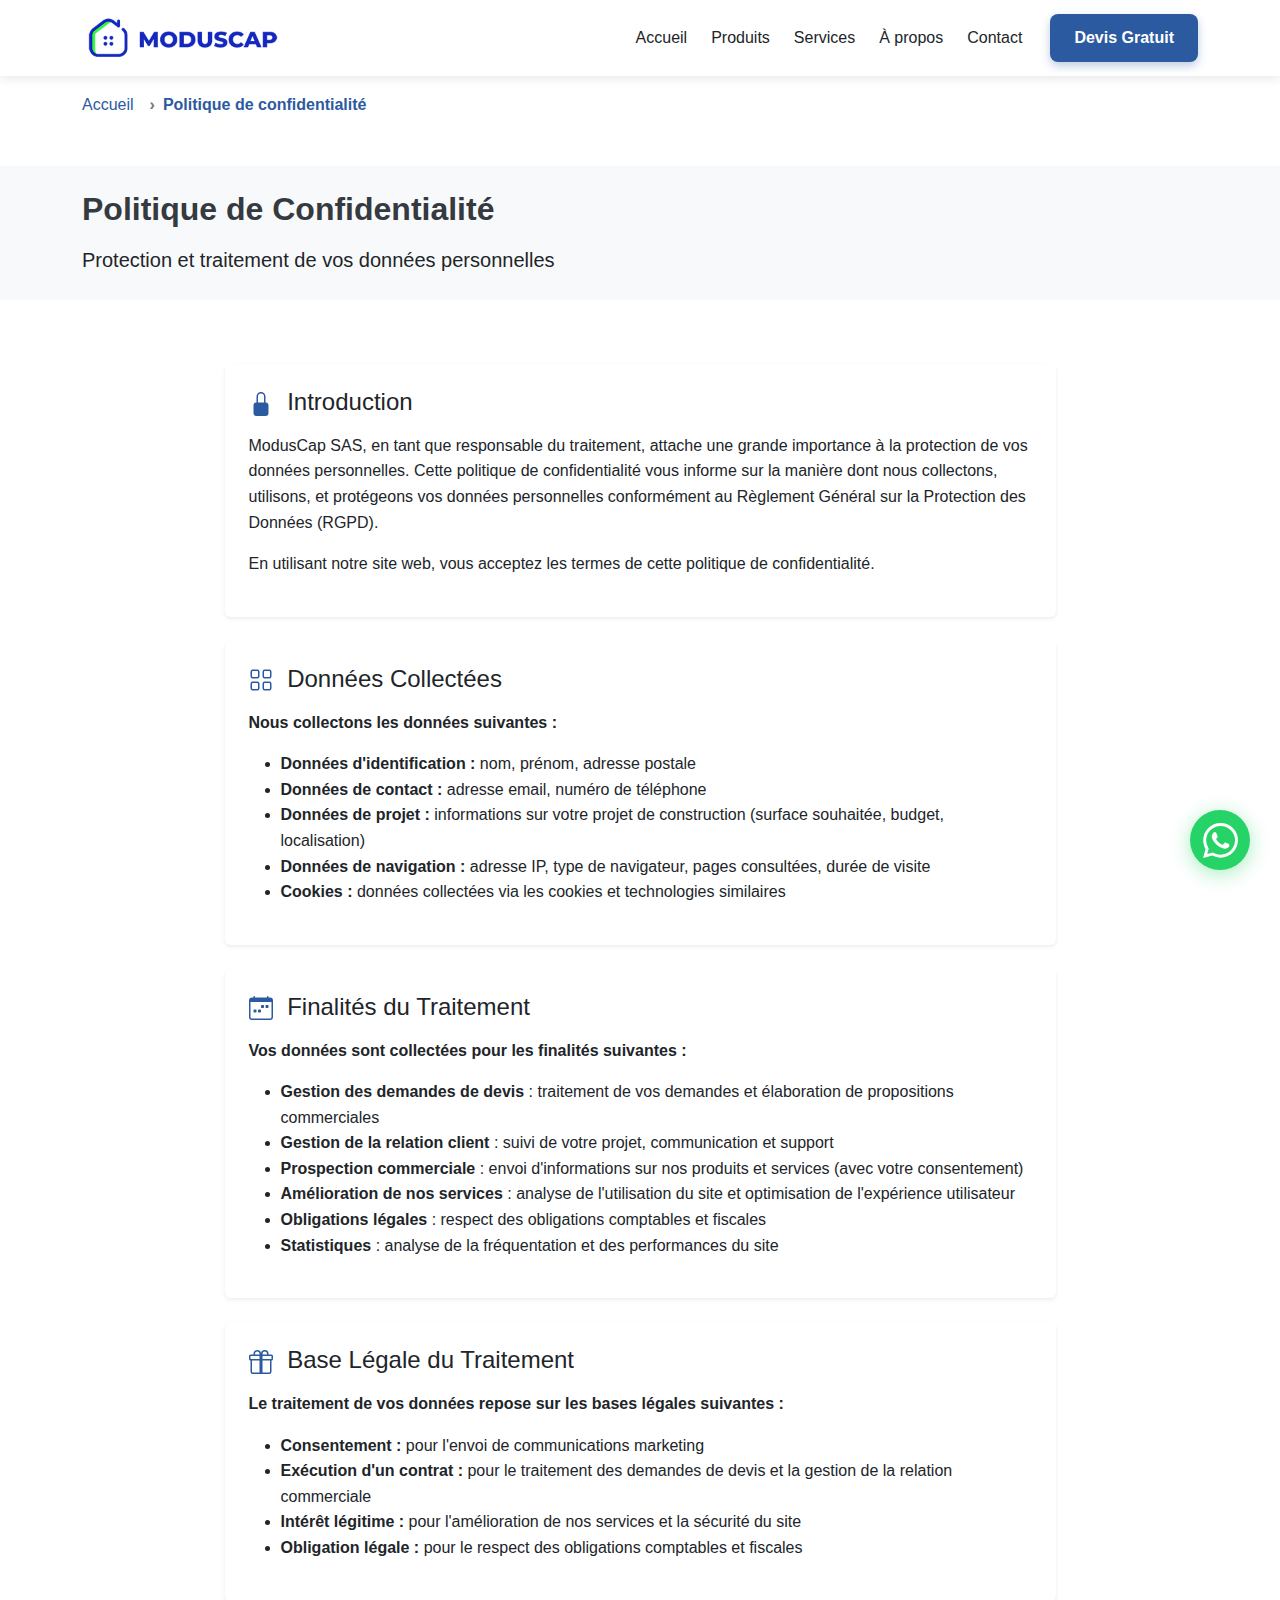
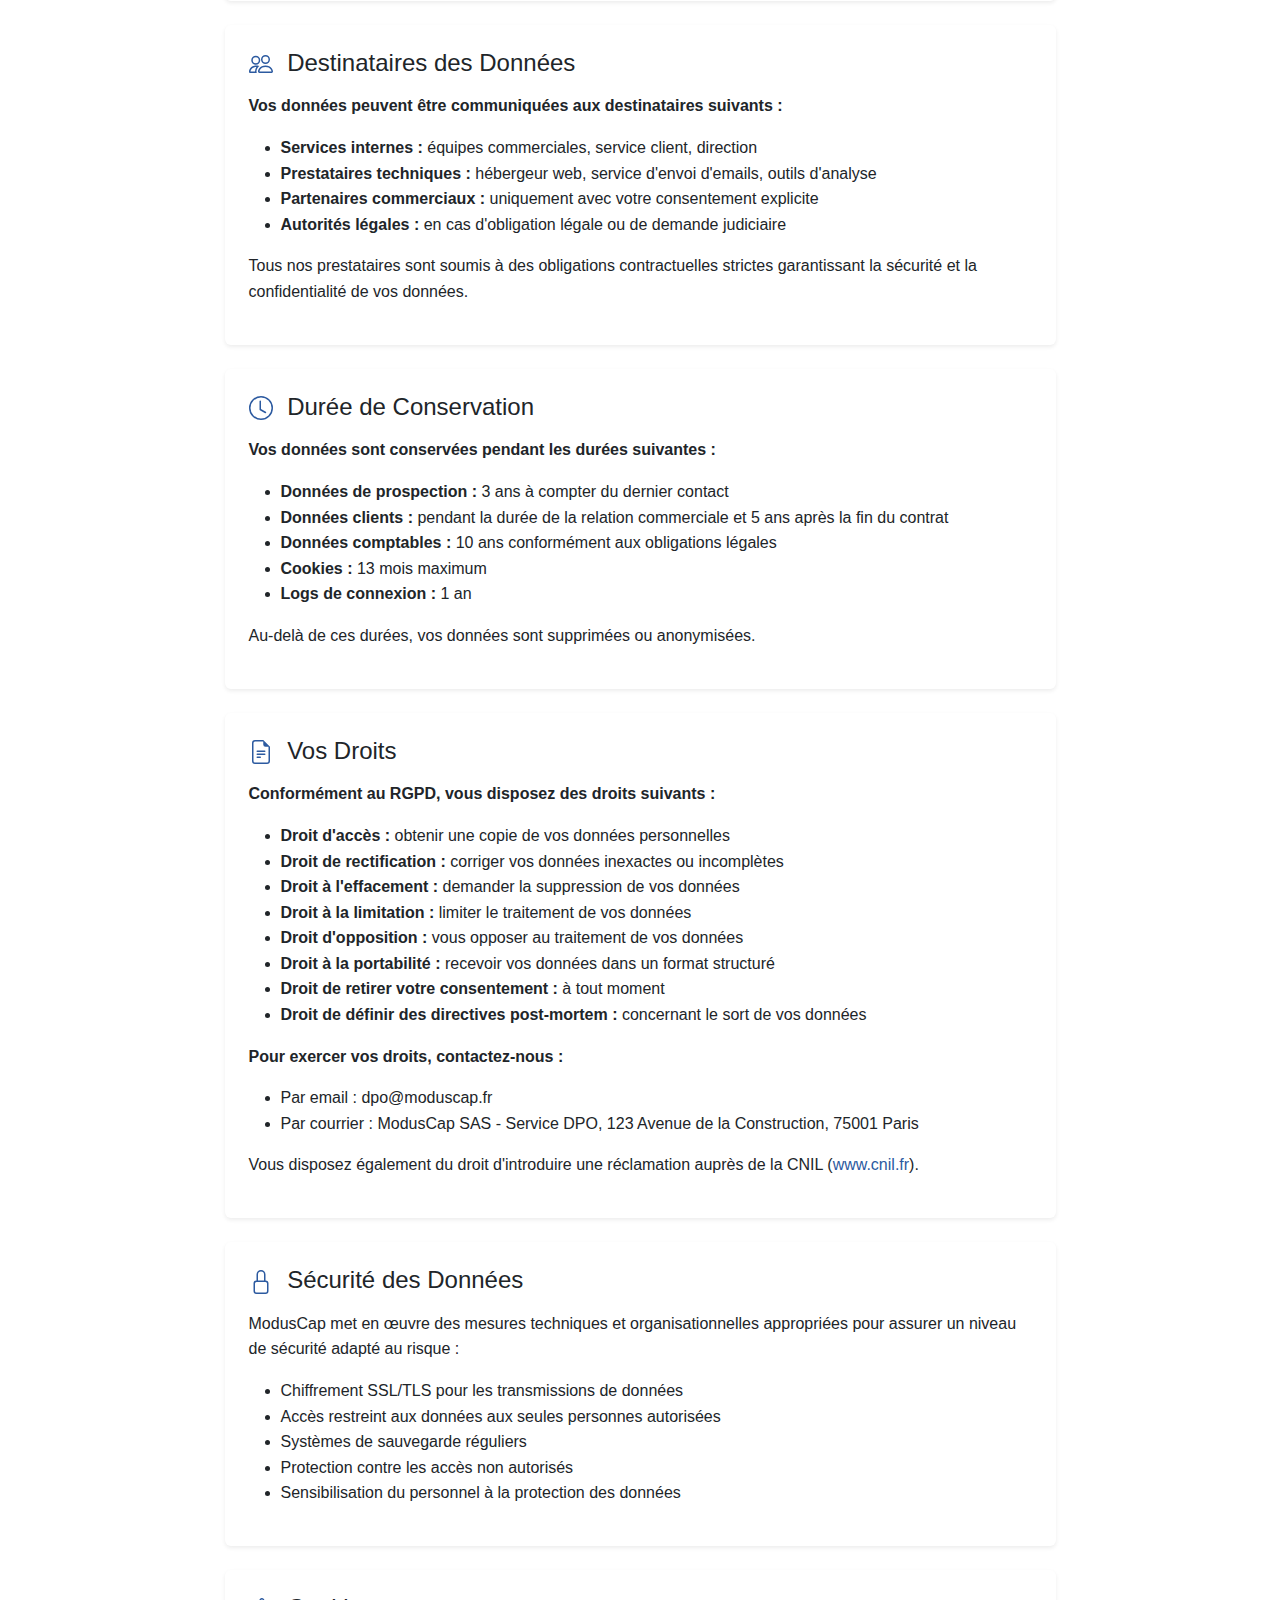
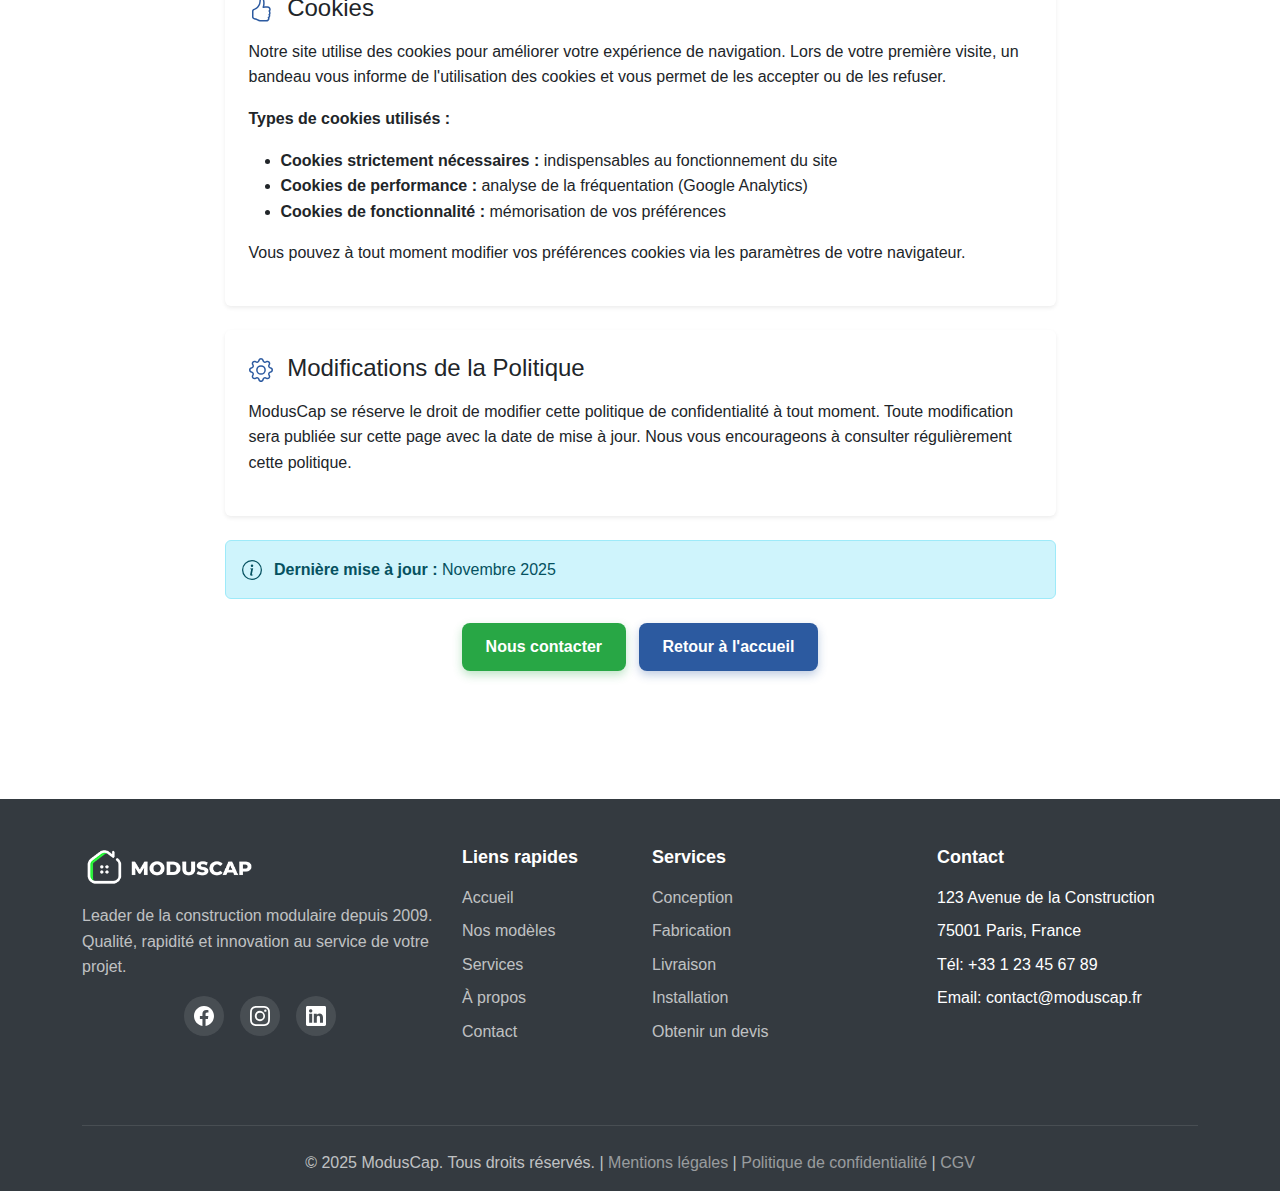
<file: politique-confidentialite.html>
<!DOCTYPE html>
<html lang="fr">
<head>
  <meta charset="UTF-8">
  <meta name="viewport" content="width=device-width, initial-scale=1.0">
  <meta name="description" content="Politique de confidentialité de ModusCap - Protection de vos données personnelles.">
  <meta name="author" content="Prudence Dieudonné ASSOGBA">
  
  <title>ModusCap - Politique de Confidentialité</title>
  
  <link rel="icon" type="image/png" href="images/favicon.png">
  <link href="https://cdn.jsdelivr.net/npm/bootstrap@5.3.2/dist/css/bootstrap.min.css" rel="stylesheet">
  <link rel="stylesheet" href="css/style.css">
</head>
<body>

  <!-- Header & Navigation -->
  <header class="main-header">
    <nav class="navbar navbar-expand-lg navbar-light bg-white">
      <div class="container">
        <a class="navbar-brand" href="index.html">
          <img src="images/logo.png" alt="ModusCap Logo" height="50">
        </a>
        
        <button class="navbar-toggler" type="button" data-bs-toggle="collapse" data-bs-target="#navbarNav">
          <span class="navbar-toggler-icon"></span>
        </button>
        
        <div class="collapse navbar-collapse" id="navbarNav">
          <ul class="navbar-nav ms-auto align-items-lg-center">
            <li class="nav-item"><a class="nav-link" href="index.html">Accueil</a></li>
            <li class="nav-item"><a class="nav-link" href="produits.html">Produits</a></li>
            <li class="nav-item"><a class="nav-link" href="services.html">Services</a></li>
            <li class="nav-item"><a class="nav-link" href="a-propos.html">À propos</a></li>
            <li class="nav-item"><a class="nav-link" href="contact.html">Contact</a></li>
            <li class="nav-item ms-lg-3">
              <a class="btn btn-primary" href="devis.html">Devis Gratuit</a>
            </li>
          </ul>
        </div>
      </div>
    </nav>
  </header>

  <!-- Breadcrumb -->
  <div class="container">
    <nav aria-label="breadcrumb">
      <ol class="breadcrumb">
        <li class="breadcrumb-item"><a href="index.html">Accueil</a></li>
        <li class="breadcrumb-item active" aria-current="page">Politique de confidentialité</li>
      </ol>
    </nav>
  </div>

  <!-- Page Header -->
  <section class="py-4 bg-light">
    <div class="container">
      <h1>Politique de Confidentialité</h1>
      <p class="lead mb-0">Protection et traitement de vos données personnelles</p>
    </div>
  </section>

  <!-- Content -->
  <section class="section">
    <div class="container">
      <div class="row">
        <div class="col-lg-9 mx-auto">
          
          <div class="card mb-4 border-0 shadow-sm">
            <div class="card-body p-4">
              <h2 class="h4 mb-3">
                <svg width="24" height="24" fill="currentColor" viewBox="0 0 16 16" class="me-2 text-primary">
                  <path d="M8 1a2 2 0 0 1 2 2v4H6V3a2 2 0 0 1 2-2zm3 6V3a3 3 0 0 0-6 0v4a2 2 0 0 0-2 2v5a2 2 0 0 0 2 2h6a2 2 0 0 0 2-2V9a2 2 0 0 0-2-2z"/>
                </svg>
                Introduction
              </h2>
              <p>ModusCap SAS, en tant que responsable du traitement, attache une grande importance à la protection de vos données personnelles. Cette politique de confidentialité vous informe sur la manière dont nous collectons, utilisons, et protégeons vos données personnelles conformément au Règlement Général sur la Protection des Données (RGPD).</p>
              <p>En utilisant notre site web, vous acceptez les termes de cette politique de confidentialité.</p>
            </div>
          </div>

          <div class="card mb-4 border-0 shadow-sm">
            <div class="card-body p-4">
              <h2 class="h4 mb-3">
                <svg width="24" height="24" fill="currentColor" viewBox="0 0 16 16" class="me-2 text-primary">
                  <path d="M1 2.5A1.5 1.5 0 0 1 2.5 1h3A1.5 1.5 0 0 1 7 2.5v3A1.5 1.5 0 0 1 5.5 7h-3A1.5 1.5 0 0 1 1 5.5v-3zM2.5 2a.5.5 0 0 0-.5.5v3a.5.5 0 0 0 .5.5h3a.5.5 0 0 0 .5-.5v-3a.5.5 0 0 0-.5-.5h-3zm6.5.5A1.5 1.5 0 0 1 10.5 1h3A1.5 1.5 0 0 1 15 2.5v3A1.5 1.5 0 0 1 13.5 7h-3A1.5 1.5 0 0 1 9 5.5v-3zm1.5-.5a.5.5 0 0 0-.5.5v3a.5.5 0 0 0 .5.5h3a.5.5 0 0 0 .5-.5v-3a.5.5 0 0 0-.5-.5h-3zM1 10.5A1.5 1.5 0 0 1 2.5 9h3A1.5 1.5 0 0 1 7 10.5v3A1.5 1.5 0 0 1 5.5 15h-3A1.5 1.5 0 0 1 1 13.5v-3zm1.5-.5a.5.5 0 0 0-.5.5v3a.5.5 0 0 0 .5.5h3a.5.5 0 0 0 .5-.5v-3a.5.5 0 0 0-.5-.5h-3zm6.5.5A1.5 1.5 0 0 1 10.5 9h3a1.5 1.5 0 0 1 1.5 1.5v3a1.5 1.5 0 0 1-1.5 1.5h-3A1.5 1.5 0 0 1 9 13.5v-3zm1.5-.5a.5.5 0 0 0-.5.5v3a.5.5 0 0 0 .5.5h3a.5.5 0 0 0 .5-.5v-3a.5.5 0 0 0-.5-.5h-3z"/>
                </svg>
                Données Collectées
              </h2>
              <p><strong>Nous collectons les données suivantes :</strong></p>
              <ul>
                <li><strong>Données d'identification :</strong> nom, prénom, adresse postale</li>
                <li><strong>Données de contact :</strong> adresse email, numéro de téléphone</li>
                <li><strong>Données de projet :</strong> informations sur votre projet de construction (surface souhaitée, budget, localisation)</li>
                <li><strong>Données de navigation :</strong> adresse IP, type de navigateur, pages consultées, durée de visite</li>
                <li><strong>Cookies :</strong> données collectées via les cookies et technologies similaires</li>
              </ul>
            </div>
          </div>

          <div class="card mb-4 border-0 shadow-sm">
            <div class="card-body p-4">
              <h2 class="h4 mb-3">
                <svg width="24" height="24" fill="currentColor" viewBox="0 0 16 16" class="me-2 text-primary">
                  <path d="M11 6.5a.5.5 0 0 1 .5-.5h1a.5.5 0 0 1 .5.5v1a.5.5 0 0 1-.5.5h-1a.5.5 0 0 1-.5-.5v-1zm-3 0a.5.5 0 0 1 .5-.5h1a.5.5 0 0 1 .5.5v1a.5.5 0 0 1-.5.5h-1a.5.5 0 0 1-.5-.5v-1zm-5 3a.5.5 0 0 1 .5-.5h1a.5.5 0 0 1 .5.5v1a.5.5 0 0 1-.5.5h-1a.5.5 0 0 1-.5-.5v-1zm3 0a.5.5 0 0 1 .5-.5h1a.5.5 0 0 1 .5.5v1a.5.5 0 0 1-.5.5h-1a.5.5 0 0 1-.5-.5v-1z"/>
                  <path d="M3.5 0a.5.5 0 0 1 .5.5V1h8V.5a.5.5 0 0 1 1 0V1h1a2 2 0 0 1 2 2v11a2 2 0 0 1-2 2H2a2 2 0 0 1-2-2V3a2 2 0 0 1 2-2h1V.5a.5.5 0 0 1 .5-.5zM1 4v10a1 1 0 0 0 1 1h12a1 1 0 0 0 1-1V4H1z"/>
                </svg>
                Finalités du Traitement
              </h2>
              <p><strong>Vos données sont collectées pour les finalités suivantes :</strong></p>
              <ul>
                <li><strong>Gestion des demandes de devis</strong> : traitement de vos demandes et élaboration de propositions commerciales</li>
                <li><strong>Gestion de la relation client</strong> : suivi de votre projet, communication et support</li>
                <li><strong>Prospection commerciale</strong> : envoi d'informations sur nos produits et services (avec votre consentement)</li>
                <li><strong>Amélioration de nos services</strong> : analyse de l'utilisation du site et optimisation de l'expérience utilisateur</li>
                <li><strong>Obligations légales</strong> : respect des obligations comptables et fiscales</li>
                <li><strong>Statistiques</strong> : analyse de la fréquentation et des performances du site</li>
              </ul>
            </div>
          </div>

          <div class="card mb-4 border-0 shadow-sm">
            <div class="card-body p-4">
              <h2 class="h4 mb-3">
                <svg width="24" height="24" fill="currentColor" viewBox="0 0 16 16" class="me-2 text-primary">
                  <path d="M3 2.5a2.5 2.5 0 0 1 5 0 2.5 2.5 0 0 1 5 0v.006c0 .07 0 .27-.038.494H15a1 1 0 0 1 1 1v2a1 1 0 0 1-1 1v7.5a1.5 1.5 0 0 1-1.5 1.5h-11A1.5 1.5 0 0 1 1 14.5V7a1 1 0 0 1-1-1V4a1 1 0 0 1 1-1h2.038A2.968 2.968 0 0 1 3 2.506V2.5zm1.068.5H7v-.5a1.5 1.5 0 1 0-3 0c0 .085.002.274.045.43a.522.522 0 0 0 .023.07zM9 3h2.932a.56.56 0 0 0 .023-.07c.043-.156.045-.345.045-.43a1.5 1.5 0 0 0-3 0V3zM1 4v2h6V4H1zm8 0v2h6V4H9zm5 3H9v8h4.5a.5.5 0 0 0 .5-.5V7zm-7 8V7H2v7.5a.5.5 0 0 0 .5.5H7z"/>
                </svg>
                Base Légale du Traitement
              </h2>
              <p><strong>Le traitement de vos données repose sur les bases légales suivantes :</strong></p>
              <ul>
                <li><strong>Consentement :</strong> pour l'envoi de communications marketing</li>
                <li><strong>Exécution d'un contrat :</strong> pour le traitement des demandes de devis et la gestion de la relation commerciale</li>
                <li><strong>Intérêt légitime :</strong> pour l'amélioration de nos services et la sécurité du site</li>
                <li><strong>Obligation légale :</strong> pour le respect des obligations comptables et fiscales</li>
              </ul>
            </div>
          </div>

          <div class="card mb-4 border-0 shadow-sm">
            <div class="card-body p-4">
              <h2 class="h4 mb-3">
                <svg width="24" height="24" fill="currentColor" viewBox="0 0 16 16" class="me-2 text-primary">
                  <path d="M15 14s1 0 1-1-1-4-5-4-5 3-5 4 1 1 1 1h8zm-7.978-1A.261.261 0 0 1 7 12.996c.001-.264.167-1.03.76-1.72C8.312 10.629 9.282 10 11 10c1.717 0 2.687.63 3.24 1.276.593.69.758 1.457.76 1.72l-.008.002a.274.274 0 0 1-.014.002H7.022zM11 7a2 2 0 1 0 0-4 2 2 0 0 0 0 4zm3-2a3 3 0 1 1-6 0 3 3 0 0 1 6 0zM6.936 9.28a5.88 5.88 0 0 0-1.23-.247A7.35 7.35 0 0 0 5 9c-4 0-5 3-5 4 0 .667.333 1 1 1h4.216A2.238 2.238 0 0 1 5 13c0-1.01.377-2.042 1.09-2.904.243-.294.526-.569.846-.816zM4.92 10A5.493 5.493 0 0 0 4 13H1c0-.26.164-1.03.76-1.724.545-.636 1.492-1.256 3.16-1.275zM1.5 5.5a3 3 0 1 1 6 0 3 3 0 0 1-6 0zm3-2a2 2 0 1 0 0 4 2 2 0 0 0 0-4z"/>
                </svg>
                Destinataires des Données
              </h2>
              <p><strong>Vos données peuvent être communiquées aux destinataires suivants :</strong></p>
              <ul>
                <li><strong>Services internes :</strong> équipes commerciales, service client, direction</li>
                <li><strong>Prestataires techniques :</strong> hébergeur web, service d'envoi d'emails, outils d'analyse</li>
                <li><strong>Partenaires commerciaux :</strong> uniquement avec votre consentement explicite</li>
                <li><strong>Autorités légales :</strong> en cas d'obligation légale ou de demande judiciaire</li>
              </ul>
              <p>Tous nos prestataires sont soumis à des obligations contractuelles strictes garantissant la sécurité et la confidentialité de vos données.</p>
            </div>
          </div>

          <div class="card mb-4 border-0 shadow-sm">
            <div class="card-body p-4">
              <h2 class="h4 mb-3">
                <svg width="24" height="24" fill="currentColor" viewBox="0 0 16 16" class="me-2 text-primary">
                  <path d="M8 15A7 7 0 1 1 8 1a7 7 0 0 1 0 14zm0 1A8 8 0 1 0 8 0a8 8 0 0 0 0 16z"/>
                  <path d="M7.5 3a.5.5 0 0 1 .5.5v5.21l3.248 1.856a.5.5 0 0 1-.496.868l-3.5-2A.5.5 0 0 1 7 9V3.5a.5.5 0 0 1 .5-.5z"/>
                </svg>
                Durée de Conservation
              </h2>
              <p><strong>Vos données sont conservées pendant les durées suivantes :</strong></p>
              <ul>
                <li><strong>Données de prospection :</strong> 3 ans à compter du dernier contact</li>
                <li><strong>Données clients :</strong> pendant la durée de la relation commerciale et 5 ans après la fin du contrat</li>
                <li><strong>Données comptables :</strong> 10 ans conformément aux obligations légales</li>
                <li><strong>Cookies :</strong> 13 mois maximum</li>
                <li><strong>Logs de connexion :</strong> 1 an</li>
              </ul>
              <p>Au-delà de ces durées, vos données sont supprimées ou anonymisées.</p>
            </div>
          </div>

          <div class="card mb-4 border-0 shadow-sm">
            <div class="card-body p-4">
              <h2 class="h4 mb-3">
                <svg width="24" height="24" fill="currentColor" viewBox="0 0 16 16" class="me-2 text-primary">
                  <path d="M5.5 7a.5.5 0 0 0 0 1h5a.5.5 0 0 0 0-1h-5zM5 9.5a.5.5 0 0 1 .5-.5h5a.5.5 0 0 1 0 1h-5a.5.5 0 0 1-.5-.5zm0 2a.5.5 0 0 1 .5-.5h2a.5.5 0 0 1 0 1h-2a.5.5 0 0 1-.5-.5z"/>
                  <path d="M9.5 0H4a2 2 0 0 0-2 2v12a2 2 0 0 0 2 2h8a2 2 0 0 0 2-2V4.5L9.5 0zm0 1v2A1.5 1.5 0 0 0 11 4.5h2V14a1 1 0 0 1-1 1H4a1 1 0 0 1-1-1V2a1 1 0 0 1 1-1h5.5z"/>
                </svg>
                Vos Droits
              </h2>
              <p><strong>Conformément au RGPD, vous disposez des droits suivants :</strong></p>
              <ul>
                <li><strong>Droit d'accès :</strong> obtenir une copie de vos données personnelles</li>
                <li><strong>Droit de rectification :</strong> corriger vos données inexactes ou incomplètes</li>
                <li><strong>Droit à l'effacement :</strong> demander la suppression de vos données</li>
                <li><strong>Droit à la limitation :</strong> limiter le traitement de vos données</li>
                <li><strong>Droit d'opposition :</strong> vous opposer au traitement de vos données</li>
                <li><strong>Droit à la portabilité :</strong> recevoir vos données dans un format structuré</li>
                <li><strong>Droit de retirer votre consentement :</strong> à tout moment</li>
                <li><strong>Droit de définir des directives post-mortem :</strong> concernant le sort de vos données</li>
              </ul>
              <p><strong>Pour exercer vos droits, contactez-nous :</strong></p>
              <ul>
                <li>Par email : dpo@moduscap.fr</li>
                <li>Par courrier : ModusCap SAS - Service DPO, 123 Avenue de la Construction, 75001 Paris</li>
              </ul>
              <p>Vous disposez également du droit d'introduire une réclamation auprès de la CNIL (<a href="https://www.cnil.fr" target="_blank" rel="noopener">www.cnil.fr</a>).</p>
            </div>
          </div>

          <div class="card mb-4 border-0 shadow-sm">
            <div class="card-body p-4">
              <h2 class="h4 mb-3">
                <svg width="24" height="24" fill="currentColor" viewBox="0 0 16 16" class="me-2 text-primary">
                  <path d="M8 1a2 2 0 0 1 2 2v4H6V3a2 2 0 0 1 2-2zm3 6V3a3 3 0 0 0-6 0v4a2 2 0 0 0-2 2v5a2 2 0 0 0 2 2h6a2 2 0 0 0 2-2V9a2 2 0 0 0-2-2zM5 8h6a1 1 0 0 1 1 1v5a1 1 0 0 1-1 1H5a1 1 0 0 1-1-1V9a1 1 0 0 1 1-1z"/>
                </svg>
                Sécurité des Données
              </h2>
              <p>ModusCap met en œuvre des mesures techniques et organisationnelles appropriées pour assurer un niveau de sécurité adapté au risque :</p>
              <ul>
                <li>Chiffrement SSL/TLS pour les transmissions de données</li>
                <li>Accès restreint aux données aux seules personnes autorisées</li>
                <li>Systèmes de sauvegarde réguliers</li>
                <li>Protection contre les accès non autorisés</li>
                <li>Sensibilisation du personnel à la protection des données</li>
              </ul>
            </div>
          </div>

          <div class="card mb-4 border-0 shadow-sm">
            <div class="card-body p-4">
              <h2 class="h4 mb-3">
                <svg width="24" height="24" fill="currentColor" viewBox="0 0 16 16" class="me-2 text-primary">
                  <path d="M8.864.046C7.908-.193 7.02.53 6.956 1.466c-.072 1.051-.23 2.016-.428 2.59-.125.36-.479 1.013-1.04 1.639-.557.623-1.282 1.178-2.131 1.41C2.685 7.288 2 7.87 2 8.72v4.001c0 .845.682 1.464 1.448 1.545 1.07.114 1.564.415 2.068.723l.048.03c.272.165.578.348.97.484.397.136.861.217 1.466.217h3.5c.937 0 1.599-.477 1.934-1.064a1.86 1.86 0 0 0 .254-.912c0-.152-.023-.312-.077-.464.201-.263.38-.578.488-.901.11-.33.172-.762.004-1.149.069-.13.12-.269.159-.403.077-.27.113-.568.113-.857 0-.288-.036-.585-.113-.856a2.144 2.144 0 0 0-.138-.362 1.9 1.9 0 0 0 .234-1.734c-.206-.592-.682-1.1-1.2-1.272-.847-.282-1.803-.276-2.516-.211a9.84 9.84 0 0 0-.443.05 9.365 9.365 0 0 0-.062-4.509A1.38 1.38 0 0 0 9.125.111L8.864.046zM11.5 14.721H8c-.51 0-.863-.069-1.14-.164-.281-.097-.506-.228-.776-.393l-.04-.024c-.555-.339-1.198-.731-2.49-.868-.333-.036-.554-.29-.554-.55V8.72c0-.254.226-.543.62-.65 1.095-.3 1.977-.996 2.614-1.708.635-.71 1.064-1.475 1.238-1.978.243-.7.407-1.768.482-2.85.025-.362.36-.594.667-.518l.262.066c.16.04.258.143.288.255a8.34 8.34 0 0 1-.145 4.725.5.5 0 0 0 .595.644l.003-.001.014-.003.058-.014a8.908 8.908 0 0 1 1.036-.157c.663-.06 1.457-.054 2.11.164.175.058.45.3.57.65.107.308.087.67-.266 1.022l-.353.353.353.354c.043.043.105.141.154.315.048.167.075.37.075.581 0 .212-.027.414-.075.582-.05.174-.111.272-.154.315l-.353.353.353.354c.047.047.109.177.005.488a2.224 2.224 0 0 1-.505.805l-.353.353.353.354c.006.005.041.05.041.17a.866.866 0 0 1-.121.416c-.165.288-.503.56-1.066.56z"/>
                </svg>
                Cookies
              </h2>
              <p>Notre site utilise des cookies pour améliorer votre expérience de navigation. Lors de votre première visite, un bandeau vous informe de l'utilisation des cookies et vous permet de les accepter ou de les refuser.</p>
              <p><strong>Types de cookies utilisés :</strong></p>
              <ul>
                <li><strong>Cookies strictement nécessaires :</strong> indispensables au fonctionnement du site</li>
                <li><strong>Cookies de performance :</strong> analyse de la fréquentation (Google Analytics)</li>
                <li><strong>Cookies de fonctionnalité :</strong> mémorisation de vos préférences</li>
              </ul>
              <p>Vous pouvez à tout moment modifier vos préférences cookies via les paramètres de votre navigateur.</p>
            </div>
          </div>

          <div class="card mb-4 border-0 shadow-sm">
            <div class="card-body p-4">
              <h2 class="h4 mb-3">
                <svg width="24" height="24" fill="currentColor" viewBox="0 0 16 16" class="me-2 text-primary">
                  <path d="M8 4.754a3.246 3.246 0 1 0 0 6.492 3.246 3.246 0 0 0 0-6.492zM5.754 8a2.246 2.246 0 1 1 4.492 0 2.246 2.246 0 0 1-4.492 0z"/>
                  <path d="M9.796 1.343c-.527-1.79-3.065-1.79-3.592 0l-.094.319a.873.873 0 0 1-1.255.52l-.292-.16c-1.64-.892-3.433.902-2.54 2.541l.159.292a.873.873 0 0 1-.52 1.255l-.319.094c-1.79.527-1.79 3.065 0 3.592l.319.094a.873.873 0 0 1 .52 1.255l-.16.292c-.892 1.64.901 3.434 2.541 2.54l.292-.159a.873.873 0 0 1 1.255.52l.094.319c.527 1.79 3.065 1.79 3.592 0l.094-.319a.873.873 0 0 1 1.255-.52l.292.16c1.64.893 3.434-.902 2.54-2.541l-.159-.292a.873.873 0 0 1 .52-1.255l.319-.094c1.79-.527 1.79-3.065 0-3.592l-.319-.094a.873.873 0 0 1-.52-1.255l.16-.292c.893-1.64-.902-3.433-2.541-2.54l-.292.159a.873.873 0 0 1-1.255-.52l-.094-.319zm-2.633.283c.246-.835 1.428-.835 1.674 0l.094.319a1.873 1.873 0 0 0 2.693 1.115l.291-.16c.764-.415 1.6.42 1.184 1.185l-.159.292a1.873 1.873 0 0 0 1.116 2.692l.318.094c.835.246.835 1.428 0 1.674l-.319.094a1.873 1.873 0 0 0-1.115 2.693l.16.291c.415.764-.42 1.6-1.185 1.184l-.291-.159a1.873 1.873 0 0 0-2.693 1.116l-.094.318c-.246.835-1.428.835-1.674 0l-.094-.319a1.873 1.873 0 0 0-2.692-1.115l-.292.16c-.764.415-1.6-.42-1.184-1.185l.159-.291A1.873 1.873 0 0 0 1.945 8.93l-.319-.094c-.835-.246-.835-1.428 0-1.674l.319-.094A1.873 1.873 0 0 0 3.06 4.377l-.16-.292c-.415-.764.42-1.6 1.185-1.184l.292.159a1.873 1.873 0 0 0 2.692-1.115l.094-.319z"/>
                </svg>
                Modifications de la Politique
              </h2>
              <p>ModusCap se réserve le droit de modifier cette politique de confidentialité à tout moment. Toute modification sera publiée sur cette page avec la date de mise à jour. Nous vous encourageons à consulter régulièrement cette politique.</p>
            </div>
          </div>

          <div class="alert alert-info">
            <svg width="20" height="20" fill="currentColor" viewBox="0 0 16 16" class="me-2">
              <path d="M8 15A7 7 0 1 1 8 1a7 7 0 0 1 0 14zm0 1A8 8 0 1 0 8 0a8 8 0 0 0 0 16z"/>
              <path d="m8.93 6.588-2.29.287-.082.38.45.083c.294.07.352.176.288.469l-.738 3.468c-.194.897.105 1.319.808 1.319.545 0 1.178-.252 1.465-.598l.088-.416c-.2.176-.492.246-.686.246-.275 0-.375-.193-.304-.533L8.93 6.588zM9 4.5a1 1 0 1 1-2 0 1 1 0 0 1 2 0z"/>
            </svg>
            <strong>Dernière mise à jour :</strong> Novembre 2025
          </div>

          <div class="text-center mt-4">
            <a href="contact.html" class="btn btn-success me-2">Nous contacter</a>
            <a href="index.html" class="btn btn-primary">Retour à l'accueil</a>
          </div>

        </div>
      </div>
    </div>
  </section>

  <!-- Footer -->
  <footer class="main-footer">
    <div class="container">
      <div class="row">
        <div class="col-lg-4 footer-section">
          <img src="images/logo-light.png" alt="ModusCap Logo" height="40" style="margin-bottom: 1rem;">
          <p>Leader de la construction modulaire depuis 2009. Qualité, rapidité et innovation au service de votre projet.</p>
          <div class="social-links">
            <a href="#" aria-label="Facebook">
              <svg width="20" height="20" fill="currentColor" viewBox="0 0 16 16">
                <path d="M16 8.049c0-4.446-3.582-8.05-8-8.05C3.58 0-.002 3.603-.002 8.05c0 4.017 2.926 7.347 6.75 7.951v-5.625h-2.03V8.05H6.75V6.275c0-2.017 1.195-3.131 3.022-3.131.876 0 1.791.157 1.791.157v1.98h-1.009c-.993 0-1.303.621-1.303 1.258v1.51h2.218l-.354 2.326H9.25V16c3.824-.604 6.75-3.934 6.75-7.951z"/>
              </svg>
            </a>
            <a href="#" aria-label="Instagram">
              <svg width="20" height="20" fill="currentColor" viewBox="0 0 16 16">
                <path d="M8 0C5.829 0 5.556.01 4.703.048 3.85.088 3.269.222 2.76.42a3.917 3.917 0 0 0-1.417.923A3.927 3.927 0 0 0 .42 2.76C.222 3.268.087 3.85.048 4.7.01 5.555 0 5.827 0 8.001c0 2.172.01 2.444.048 3.297.04.852.174 1.433.372 1.942.205.526.478.972.923 1.417.444.445.89.719 1.416.923.51.198 1.09.333 1.942.372C5.555 15.99 5.827 16 8 16s2.444-.01 3.298-.048c.851-.04 1.434-.174 1.943-.372a3.916 3.916 0 0 0 1.416-.923c.445-.445.718-.891.923-1.417.197-.509.332-1.09.372-1.942C15.99 10.445 16 10.173 16 8s-.01-2.445-.048-3.299c-.04-.851-.175-1.433-.372-1.941a3.926 3.926 0 0 0-.923-1.417A3.911 3.911 0 0 0 13.24.42c-.51-.198-1.092-.333-1.943-.372C10.443.01 10.172 0 7.998 0h.003zm-.717 1.442h.718c2.136 0 2.389.007 3.232.046.78.035 1.204.166 1.486.275.373.145.64.319.92.599.28.28.453.546.598.92.11.281.24.705.275 1.485.039.843.047 1.096.047 3.231s-.008 2.389-.047 3.232c-.035.78-.166 1.203-.275 1.485a2.47 2.47 0 0 1-.599.919c-.28.28-.546.453-.92.598-.28.11-.704.24-1.485.276-.843.038-1.096.047-3.232.047s-2.39-.009-3.233-.047c-.78-.036-1.203-.166-1.485-.276a2.478 2.478 0 0 1-.92-.598 2.48 2.48 0 0 1-.6-.92c-.109-.281-.24-.705-.275-1.485-.038-.843-.046-1.096-.046-3.233 0-2.136.008-2.388.046-3.231.036-.78.166-1.204.276-1.486.145-.373.319-.64.599-.92.28-.28.546-.453.92-.598.282-.11.705-.24 1.485-.276.738-.034 1.024-.044 2.515-.045v.002zm4.988 1.328a.96.96 0 1 0 0 1.92.96.96 0 0 0 0-1.92zm-4.27 1.122a4.109 4.109 0 1 0 0 8.217 4.109 4.109 0 0 0 0-8.217zm0 1.441a2.667 2.667 0 1 1 0 5.334 2.667 2.667 0 0 1 0-5.334z"/>
              </svg>
            </a>
            <a href="#" aria-label="LinkedIn">
              <svg width="20" height="20" fill="currentColor" viewBox="0 0 16 16">
                <path d="M0 1.146C0 .513.526 0 1.175 0h13.65C15.474 0 16 .513 16 1.146v13.708c0 .633-.526 1.146-1.175 1.146H1.175C.526 16 0 15.487 0 14.854V1.146zm4.943 12.248V6.169H2.542v7.225h2.401zm-1.2-8.212c.837 0 1.358-.554 1.358-1.248-.015-.709-.52-1.248-1.342-1.248-.822 0-1.359.54-1.359 1.248 0 .694.521 1.248 1.327 1.248h.016zm4.908 8.212V9.359c0-.216.016-.432.08-.586.173-.431.568-.878 1.232-.878.869 0 1.216.662 1.216 1.634v3.865h2.401V9.25c0-2.22-1.184-3.252-2.764-3.252-1.274 0-1.845.7-2.165 1.193v.025h-.016a5.54 5.54 0 0 1 .016-.025V6.169h-2.4c.03.678 0 7.225 0 7.225h2.4z"/>
              </svg>
            </a>
          </div>
        </div>
        
        <div class="col-lg-2 col-md-6 footer-section">
          <h5>Liens rapides</h5>
          <ul>
            <li><a href="index.html">Accueil</a></li>
            <li><a href="produits.html">Nos modèles</a></li>
            <li><a href="services.html">Services</a></li>
            <li><a href="a-propos.html">À propos</a></li>
            <li><a href="contact.html">Contact</a></li>
          </ul>
        </div>
        
        <div class="col-lg-3 col-md-6 footer-section">
          <h5>Services</h5>
          <ul>
            <li><a href="services.html#conception">Conception</a></li>
            <li><a href="services.html#fabrication">Fabrication</a></li>
            <li><a href="services.html#livraison">Livraison</a></li>
            <li><a href="services.html#installation">Installation</a></li>
            <li><a href="devis.html">Obtenir un devis</a></li>
          </ul>
        </div>
        
        <div class="col-lg-3 col-md-6 footer-section">
          <h5>Contact</h5>
          <ul>
            <li>123 Avenue de la Construction</li>
            <li>75001 Paris, France</li>
            <li>Tél: +33 1 23 45 67 89</li>
            <li>Email: contact@moduscap.fr</li>
          </ul>
        </div>
      </div>
      
      <div class="footer-bottom">
        <p>&copy; 2025 ModusCap. Tous droits réservés. | <a href="mentions-legales.html" class="text-white-50">Mentions légales</a> | <a href="politique-confidentialite.html" class="text-white-50">Politique de confidentialité</a> | <a href="cgv.html" class="text-white-50">CGV</a></p>
      </div>
    </div>
  </footer>

  <!-- WhatsApp Button -->
  <a href="https://wa.me/33123456789?text=Bonjour,%20je%20suis%20intéressé%20par%20vos%20maisons%20modulaires" 
     class="whatsapp-float" 
     target="_blank"
     rel="noopener noreferrer"
     aria-label="Contactez-nous sur WhatsApp">
    <span class="whatsapp-tooltip">Contactez-nous sur WhatsApp</span>
    <svg xmlns="http://www.w3.org/2000/svg" viewBox="0 0 24 24">
      <path d="M17.472 14.382c-.297-.149-1.758-.867-2.03-.967-.273-.099-.471-.148-.67.15-.197.297-.767.966-.94 1.164-.173.199-.347.223-.644.075-.297-.15-1.255-.463-2.39-1.475-.883-.788-1.48-1.761-1.653-2.059-.173-.297-.018-.458.13-.606.134-.133.298-.347.446-.52.149-.174.198-.298.298-.497.099-.198.05-.371-.025-.52-.075-.149-.669-1.612-.916-2.207-.242-.579-.487-.5-.669-.51-.173-.008-.371-.01-.57-.01-.198 0-.52.074-.792.372-.272.297-1.04 1.016-1.04 2.479 0 1.462 1.065 2.875 1.213 3.074.149.198 2.096 3.2 5.077 4.487.709.306 1.262.489 1.694.625.712.227 1.36.195 1.871.118.571-.085 1.758-.719 2.006-1.413.248-.694.248-1.289.173-1.413-.074-.124-.272-.198-.57-.347m-5.421 7.403h-.004a9.87 9.87 0 01-5.031-1.378l-.361-.214-3.741.982.998-3.648-.235-.374a9.86 9.86 0 01-1.51-5.26c.001-5.45 4.436-9.884 9.888-9.884 2.64 0 5.122 1.03 6.988 2.898a9.825 9.825 0 012.893 6.994c-.003 5.45-4.437 9.884-9.885 9.884m8.413-18.297A11.815 11.815 0 0012.05 0C5.495 0 .16 5.335.157 11.892c0 2.096.547 4.142 1.588 5.945L.057 24l6.305-1.654a11.882 11.882 0 005.683 1.448h.005c6.554 0 11.89-5.335 11.893-11.893a11.821 11.821 0 00-3.48-8.413Z"/>
    </svg>
  </a>

  <!-- Bootstrap JS -->
  <script src="https://cdn.jsdelivr.net/npm/bootstrap@5.3.2/dist/js/bootstrap.bundle.min.js"></script>
  
  <!-- Custom JS -->
  <script src="js/script.js"></script>
</body>
</html>
</file>
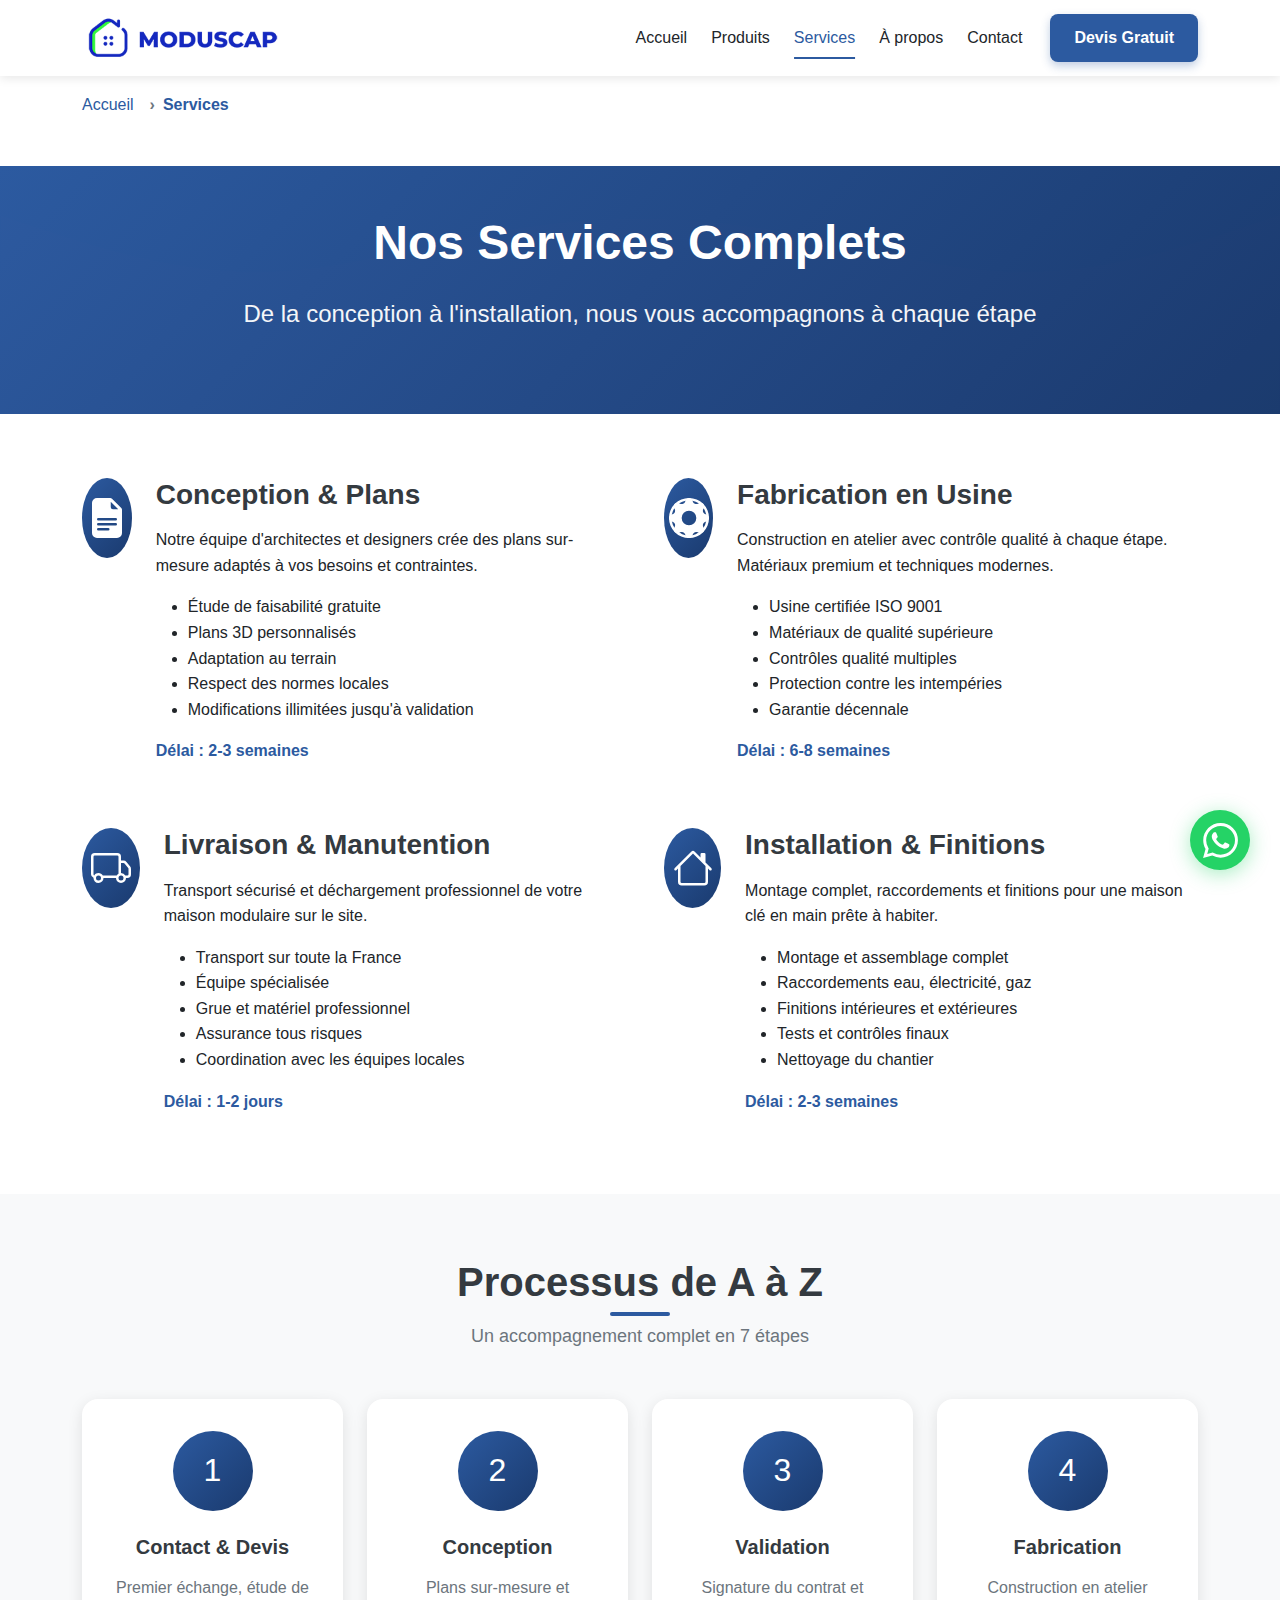
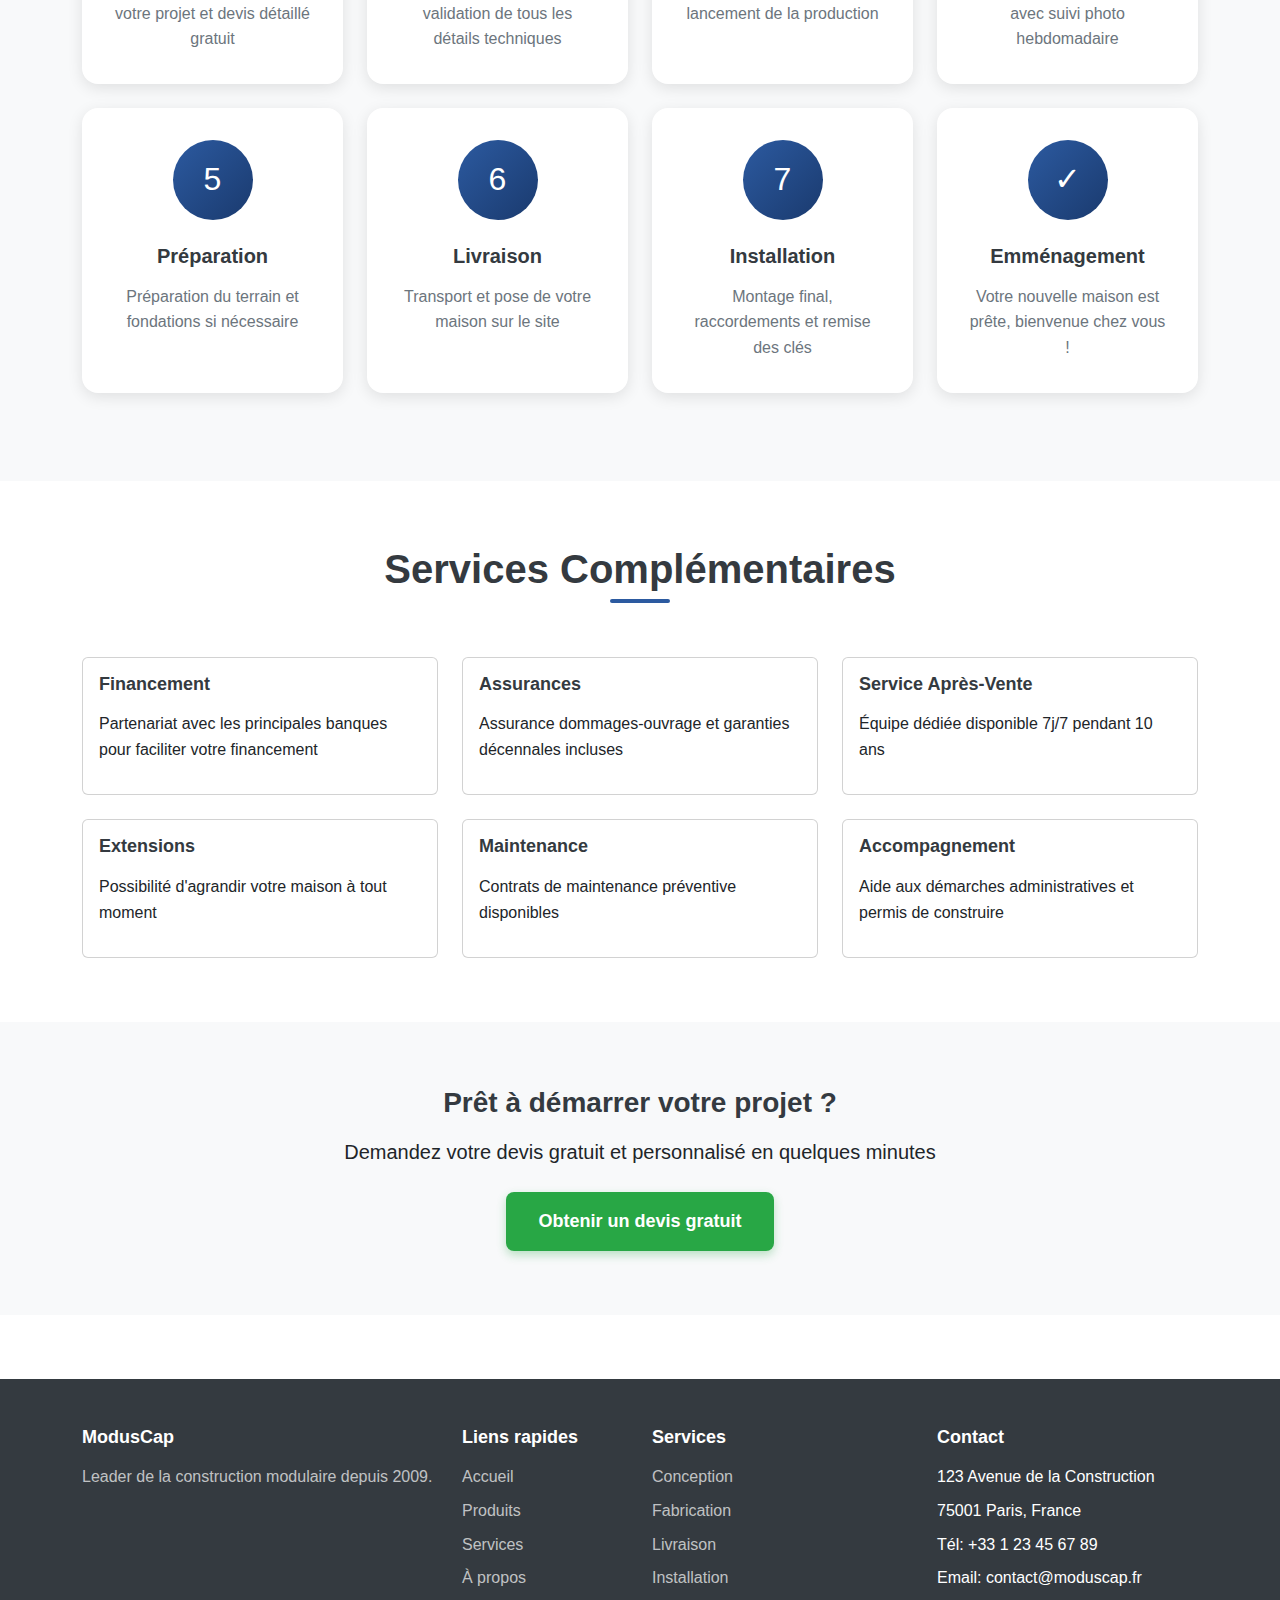
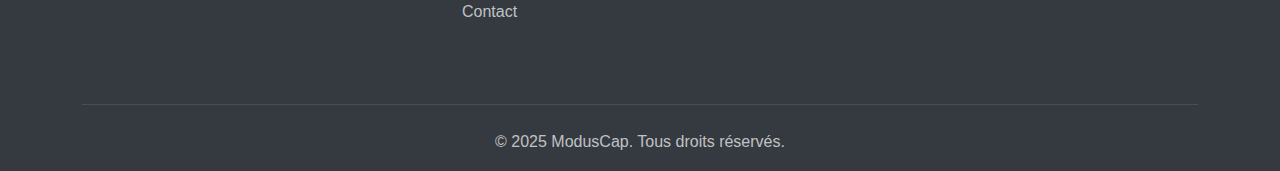
<file: services.html>
<!DOCTYPE html>
<html lang="fr">
<head>
  <meta charset="UTF-8">
  <meta name="viewport" content="width=device-width, initial-scale=1.0">
  <meta name="description" content="Découvrez nos services de conception, fabrication, livraison et installation de maisons modulaires">
  <meta name="author" content="Prudence Dieudonné ASSOGBA">
  <title>ModusCap - Nos Services</title>
  <link rel="icon" type="image/png" href="images/favicon.png">
  <link href="https://cdn.jsdelivr.net/npm/bootstrap@5.3.2/dist/css/bootstrap.min.css" rel="stylesheet">
  <link rel="stylesheet" href="css/style.css">
</head>
<body>
  <header class="main-header">
    <nav class="navbar navbar-expand-lg navbar-light bg-white">
      <div class="container">
        <a class="navbar-brand" href="index.html"><img src="images/logo.png" alt="ModusCap Logo" height="50"></a>
        <button class="navbar-toggler" type="button" data-bs-toggle="collapse" data-bs-target="#navbarNav"><span class="navbar-toggler-icon"></span></button>
        <div class="collapse navbar-collapse" id="navbarNav">
          <ul class="navbar-nav ms-auto align-items-lg-center">
            <li class="nav-item"><a class="nav-link" href="index.html">Accueil</a></li>
            <li class="nav-item"><a class="nav-link" href="produits.html">Produits</a></li>
            <li class="nav-item"><a class="nav-link active" href="services.html">Services</a></li>
            <li class="nav-item"><a class="nav-link" href="a-propos.html">À propos</a></li>
            <li class="nav-item"><a class="nav-link" href="contact.html">Contact</a></li>
            <li class="nav-item ms-lg-3"><a class="btn btn-primary" href="devis.html">Devis Gratuit</a></li>
          </ul>
        </div>
      </div>
    </nav>
  </header>

  <div class="container"><nav aria-label="breadcrumb"><ol class="breadcrumb"><li class="breadcrumb-item"><a href="index.html">Accueil</a></li><li class="breadcrumb-item active">Services</li></ol></nav></div>

  <section class="hero-section" style="padding: 3rem 0;">
    <div class="container text-center">
      <h1>Nos Services Complets</h1>
      <p class="lead">De la conception à l'installation, nous vous accompagnons à chaque étape</p>
    </div>
  </section>

  <section class="section">
    <div class="container">
      <div class="row g-5">
        <div class="col-lg-6 animate-on-scroll" id="conception">
          <div class="d-flex align-items-start">
            <div class="feature-icon me-4">
              <svg width="40" height="40" fill="currentColor" viewBox="0 0 16 16"><path d="M9.293 0H4a2 2 0 0 0-2 2v12a2 2 0 0 0 2 2h8a2 2 0 0 0 2-2V4.707A1 1 0 0 0 13.707 4L10 .293A1 1 0 0 0 9.293 0zM9.5 3.5v-2l3 3h-2a1 1 0 0 1-1-1zM4.5 9a.5.5 0 0 1 0-1h7a.5.5 0 0 1 0 1h-7zM4 10.5a.5.5 0 0 1 .5-.5h7a.5.5 0 0 1 0 1h-7a.5.5 0 0 1-.5-.5zm.5 2.5a.5.5 0 0 1 0-1h4a.5.5 0 0 1 0 1h-4z"/></svg>
            </div>
            <div>
              <h2>Conception & Plans</h2>
              <p>Notre équipe d'architectes et designers crée des plans sur-mesure adaptés à vos besoins et contraintes.</p>
              <ul>
                <li>Étude de faisabilité gratuite</li>
                <li>Plans 3D personnalisés</li>
                <li>Adaptation au terrain</li>
                <li>Respect des normes locales</li>
                <li>Modifications illimitées jusqu'à validation</li>
              </ul>
              <p class="text-primary"><strong>Délai : 2-3 semaines</strong></p>
            </div>
          </div>
        </div>
        <div class="col-lg-6 animate-on-scroll" id="fabrication">
          <div class="d-flex align-items-start">
            <div class="feature-icon me-4">
              <svg width="40" height="40" fill="currentColor" viewBox="0 0 16 16"><path d="M8 15A7 7 0 1 1 8 1a7 7 0 0 1 0 14zm0 1A8 8 0 1 0 8 0a8 8 0 0 0 0 16z"/><path d="M9.405 1.05c-.413-1.4-2.397-1.4-2.81 0l-.1.34a1.464 1.464 0 0 1-2.105.872l-.31-.17c-1.283-.698-2.686.705-1.987 1.987l.169.311c.446.82.023 1.841-.872 2.105l-.34.1c-1.4.413-1.4 2.397 0 2.81l.34.1a1.464 1.464 0 0 1 .872 2.105l-.17.31c-.698 1.283.705 2.686 1.987 1.987l.311-.169a1.464 1.464 0 0 1 2.105.872l.1.34c.413 1.4 2.397 1.4 2.81 0l.1-.34a1.464 1.464 0 0 1 2.105-.872l.31.17c1.283.698 2.686-.705 1.987-1.987l-.169-.311a1.464 1.464 0 0 1 .872-2.105l.34-.1c1.4-.413 1.4-2.397 0-2.81l-.34-.1a1.464 1.464 0 0 1-.872-2.105l.17-.31c.698-1.283-.705-2.686-1.987-1.987l-.311.169a1.464 1.464 0 0 1-2.105-.872l-.1-.34zM8 10.93a2.929 2.929 0 1 1 0-5.86 2.929 2.929 0 0 1 0 5.858z"/></svg>
            </div>
            <div>
              <h2>Fabrication en Usine</h2>
              <p>Construction en atelier avec contrôle qualité à chaque étape. Matériaux premium et techniques modernes.</p>
              <ul>
                <li>Usine certifiée ISO 9001</li>
                <li>Matériaux de qualité supérieure</li>
                <li>Contrôles qualité multiples</li>
                <li>Protection contre les intempéries</li>
                <li>Garantie décennale</li>
              </ul>
              <p class="text-primary"><strong>Délai : 6-8 semaines</strong></p>
            </div>
          </div>
        </div>
        <div class="col-lg-6 animate-on-scroll" id="livraison">
          <div class="d-flex align-items-start">
            <div class="feature-icon me-4">
              <svg width="40" height="40" fill="currentColor" viewBox="0 0 16 16"><path d="M0 3.5A1.5 1.5 0 0 1 1.5 2h9A1.5 1.5 0 0 1 12 3.5V5h1.02a1.5 1.5 0 0 1 1.17.563l1.481 1.85a1.5 1.5 0 0 1 .329.938V10.5a1.5 1.5 0 0 1-1.5 1.5H14a2 2 0 1 1-4 0H5a2 2 0 1 1-3.998-.085A1.5 1.5 0 0 1 0 10.5v-7zm1.294 7.456A1.999 1.999 0 0 1 4.732 11h5.536a2.01 2.01 0 0 1 .732-.732V3.5a.5.5 0 0 0-.5-.5h-9a.5.5 0 0 0-.5.5v7a.5.5 0 0 0 .294.456zM12 10a2 2 0 0 1 1.732 1h.768a.5.5 0 0 0 .5-.5V8.35a.5.5 0 0 0-.11-.312l-1.48-1.85A.5.5 0 0 0 13.02 6H12v4zm-9 1a1 1 0 1 0 0 2 1 1 0 0 0 0-2zm9 0a1 1 0 1 0 0 2 1 1 0 0 0 0-2z"/></svg>
            </div>
            <div>
              <h2>Livraison & Manutention</h2>
              <p>Transport sécurisé et déchargement professionnel de votre maison modulaire sur le site.</p>
              <ul>
                <li>Transport sur toute la France</li>
                <li>Équipe spécialisée</li>
                <li>Grue et matériel professionnel</li>
                <li>Assurance tous risques</li>
                <li>Coordination avec les équipes locales</li>
              </ul>
              <p class="text-primary"><strong>Délai : 1-2 jours</strong></p>
            </div>
          </div>
        </div>
        <div class="col-lg-6 animate-on-scroll" id="installation">
          <div class="d-flex align-items-start">
            <div class="feature-icon me-4">
              <svg width="40" height="40" fill="currentColor" viewBox="0 0 16 16"><path d="M8.707 1.5a1 1 0 0 0-1.414 0L.646 8.146a.5.5 0 0 0 .708.708L2 8.207V13.5A1.5 1.5 0 0 0 3.5 15h9a1.5 1.5 0 0 0 1.5-1.5V8.207l.646.647a.5.5 0 0 0 .708-.708L13 5.793V2.5a.5.5 0 0 0-.5-.5h-1a.5.5 0 0 0-.5.5v1.293L8.707 1.5ZM13 7.207V13.5a.5.5 0 0 1-.5.5h-9a.5.5 0 0 1-.5-.5V7.207l5-5 5 5Z"/></svg>
            </div>
            <div>
              <h2>Installation & Finitions</h2>
              <p>Montage complet, raccordements et finitions pour une maison clé en main prête à habiter.</p>
              <ul>
                <li>Montage et assemblage complet</li>
                <li>Raccordements eau, électricité, gaz</li>
                <li>Finitions intérieures et extérieures</li>
                <li>Tests et contrôles finaux</li>
                <li>Nettoyage du chantier</li>
              </ul>
              <p class="text-primary"><strong>Délai : 2-3 semaines</strong></p>
            </div>
          </div>
        </div>
      </div>
    </div>
  </section>

  <section class="section bg-light">
    <div class="container">
      <div class="section-header">
        <h2>Processus de A à Z</h2>
        <p>Un accompagnement complet en 7 étapes</p>
      </div>
      <div class="row">
        <div class="col-md-6 col-lg-3 mb-4"><div class="feature-card h-100"><div class="feature-icon">1</div><h4>Contact & Devis</h4><p>Premier échange, étude de votre projet et devis détaillé gratuit</p></div></div>
        <div class="col-md-6 col-lg-3 mb-4"><div class="feature-card h-100"><div class="feature-icon">2</div><h4>Conception</h4><p>Plans sur-mesure et validation de tous les détails techniques</p></div></div>
        <div class="col-md-6 col-lg-3 mb-4"><div class="feature-card h-100"><div class="feature-icon">3</div><h4>Validation</h4><p>Signature du contrat et lancement de la production</p></div></div>
        <div class="col-md-6 col-lg-3 mb-4"><div class="feature-card h-100"><div class="feature-icon">4</div><h4>Fabrication</h4><p>Construction en atelier avec suivi photo hebdomadaire</p></div></div>
        <div class="col-md-6 col-lg-3 mb-4"><div class="feature-card h-100"><div class="feature-icon">5</div><h4>Préparation</h4><p>Préparation du terrain et fondations si nécessaire</p></div></div>
        <div class="col-md-6 col-lg-3 mb-4"><div class="feature-card h-100"><div class="feature-icon">6</div><h4>Livraison</h4><p>Transport et pose de votre maison sur le site</p></div></div>
        <div class="col-md-6 col-lg-3 mb-4"><div class="feature-card h-100"><div class="feature-icon">7</div><h4>Installation</h4><p>Montage final, raccordements et remise des clés</p></div></div>
        <div class="col-md-6 col-lg-3 mb-4"><div class="feature-card h-100"><div class="feature-icon">✓</div><h4>Emménagement</h4><p>Votre nouvelle maison est prête, bienvenue chez vous !</p></div></div>
      </div>
    </div>
  </section>

  <section class="section">
    <div class="container">
      <div class="section-header">
        <h2>Services Complémentaires</h2>
      </div>
      <div class="row g-4">
        <div class="col-md-6 col-lg-4"><div class="card h-100"><div class="card-body"><h5>Financement</h5><p>Partenariat avec les principales banques pour faciliter votre financement</p></div></div></div>
        <div class="col-md-6 col-lg-4"><div class="card h-100"><div class="card-body"><h5>Assurances</h5><p>Assurance dommages-ouvrage et garanties décennales incluses</p></div></div></div>
        <div class="col-md-6 col-lg-4"><div class="card h-100"><div class="card-body"><h5>Service Après-Vente</h5><p>Équipe dédiée disponible 7j/7 pendant 10 ans</p></div></div></div>
        <div class="col-md-6 col-lg-4"><div class="card h-100"><div class="card-body"><h5>Extensions</h5><p>Possibilité d'agrandir votre maison à tout moment</p></div></div></div>
        <div class="col-md-6 col-lg-4"><div class="card h-100"><div class="card-body"><h5>Maintenance</h5><p>Contrats de maintenance préventive disponibles</p></div></div></div>
        <div class="col-md-6 col-lg-4"><div class="card h-100"><div class="card-body"><h5>Accompagnement</h5><p>Aide aux démarches administratives et permis de construire</p></div></div></div>
      </div>
    </div>
  </section>

  <section class="section bg-light">
    <div class="container text-center">
      <h2>Prêt à démarrer votre projet ?</h2>
      <p class="lead mb-4">Demandez votre devis gratuit et personnalisé en quelques minutes</p>
      <a href="devis.html" class="btn btn-success btn-lg">Obtenir un devis gratuit</a>
    </div>
  </section>

  <footer class="main-footer">
    <div class="container">
      <div class="row">
        <div class="col-lg-4 footer-section">
          <h5>ModusCap</h5>
          <p>Leader de la construction modulaire depuis 2009.</p>
        </div>
        <div class="col-lg-2 col-md-6 footer-section">
          <h5>Liens rapides</h5>
          <ul>
            <li><a href="index.html">Accueil</a></li>
            <li><a href="produits.html">Produits</a></li>
            <li><a href="services.html">Services</a></li>
            <li><a href="a-propos.html">À propos</a></li>
            <li><a href="contact.html">Contact</a></li>
          </ul>
        </div>
        <div class="col-lg-3 col-md-6 footer-section">
          <h5>Services</h5>
          <ul>
            <li><a href="services.html#conception">Conception</a></li>
            <li><a href="services.html#fabrication">Fabrication</a></li>
            <li><a href="services.html#livraison">Livraison</a></li>
            <li><a href="services.html#installation">Installation</a></li>
          </ul>
        </div>
        <div class="col-lg-3 col-md-6 footer-section">
          <h5>Contact</h5>
          <ul>
            <li>123 Avenue de la Construction</li>
            <li>75001 Paris, France</li>
            <li>Tél: +33 1 23 45 67 89</li>
            <li>Email: contact@moduscap.fr</li>
          </ul>
        </div>
      </div>
      <div class="footer-bottom">
        <p>&copy; 2025 ModusCap. Tous droits réservés.</p>
      </div>
    </div>
  </footer>

  <!-- WhatsApp Button -->
  <a href="https://wa.me/33123456789?text=Bonjour,%20je%20suis%20intéressé%20par%20vos%20maisons%20modulaires" 
     class="whatsapp-float" 
     target="_blank"
     rel="noopener noreferrer"
     aria-label="Contactez-nous sur WhatsApp">
    <span class="whatsapp-tooltip">Contactez-nous sur WhatsApp</span>
    <svg xmlns="http://www.w3.org/2000/svg" viewBox="0 0 24 24">
      <path d="M17.472 14.382c-.297-.149-1.758-.867-2.03-.967-.273-.099-.471-.148-.67.15-.197.297-.767.966-.94 1.164-.173.199-.347.223-.644.075-.297-.15-1.255-.463-2.39-1.475-.883-.788-1.48-1.761-1.653-2.059-.173-.297-.018-.458.13-.606.134-.133.298-.347.446-.52.149-.174.198-.298.298-.497.099-.198.05-.371-.025-.52-.075-.149-.669-1.612-.916-2.207-.242-.579-.487-.5-.669-.51-.173-.008-.371-.01-.57-.01-.198 0-.52.074-.792.372-.272.297-1.04 1.016-1.04 2.479 0 1.462 1.065 2.875 1.213 3.074.149.198 2.096 3.2 5.077 4.487.709.306 1.262.489 1.694.625.712.227 1.36.195 1.871.118.571-.085 1.758-.719 2.006-1.413.248-.694.248-1.289.173-1.413-.074-.124-.272-.198-.57-.347m-5.421 7.403h-.004a9.87 9.87 0 01-5.031-1.378l-.361-.214-3.741.982.998-3.648-.235-.374a9.86 9.86 0 01-1.51-5.26c.001-5.45 4.436-9.884 9.888-9.884 2.64 0 5.122 1.03 6.988 2.898a9.825 9.825 0 012.893 6.994c-.003 5.45-4.437 9.884-9.885 9.884m8.413-18.297A11.815 11.815 0 0012.05 0C5.495 0 .16 5.335.157 11.892c0 2.096.547 4.142 1.588 5.945L.057 24l6.305-1.654a11.882 11.882 0 005.683 1.448h.005c6.554 0 11.89-5.335 11.893-11.893a11.821 11.821 0 00-3.48-8.413Z"/>
    </svg>
  </a>

  <script src="https://cdn.jsdelivr.net/npm/bootstrap@5.3.2/dist/js/bootstrap.bundle.min.js"></script>
  <script src="js/script.js"></script>
</body>
</html>
</file>
<file: css/style.css>
/* 
 * ModusCap - Template E-commerce Maisons Modulaires
 * Design System & Styles
 * Author: Prudence Dieudonné ASSOGBA
 */

/* ============================================
   VARIABLES CSS & DESIGN SYSTEM
   ============================================ */
:root {
  /* Couleurs principales */
  --primary-color: #2c5aa0;
  --secondary-color: #f8f9fa;
  --accent-color: #28a745;
  --warning-color: #ffc107;
  --danger-color: #dc3545;
  --dark-color: #343a40;
  --light-color: #ffffff;
  
  /* Couleurs de texte */
  --text-primary: #212529;
  --text-secondary: #6c757d;
  --border-color: #dee2e6;
  
  /* Ombres */
  --shadow-light: rgba(0,0,0,0.1);
  --shadow-medium: rgba(0,0,0,0.15);
  --shadow-heavy: rgba(0,0,0,0.25);
  
  /* Transitions */
  --transition-fast: 0.2s ease;
  --transition-normal: 0.3s ease;
  --transition-slow: 0.5s ease;
  
  /* Espacements */
  --spacing-xs: 0.5rem;
  --spacing-sm: 1rem;
  --spacing-md: 1.5rem;
  --spacing-lg: 2rem;
  --spacing-xl: 3rem;
  
  /* Rayons de bordure */
  --radius-sm: 0.25rem;
  --radius-md: 0.5rem;
  --radius-lg: 1rem;
}

/* ============================================
   TOP HEADER BAR
   ============================================ */
.top-header {
  background-color: var(--dark-color);
  color: var(--light-color);
  font-size: 0.875rem;
  padding: 0.5rem 0;
  border-bottom: 1px solid rgba(255, 255, 255, 0.1);
  position: relative;
  z-index: 1050;
}

.top-header-content {
  display: flex;
  justify-content: space-between;
  align-items: center;
  flex-wrap: wrap;
  gap: 1rem;
}

.top-header-left, .top-header-right {
  display: flex;
  align-items: center;
  gap: 1.5rem;
  flex-wrap: wrap;
}

.top-header-item {
  display: flex;
  align-items: center;
  gap: 0.5rem;
  color: rgba(255, 255, 255, 0.8);
  text-decoration: none;
  transition: color var(--transition-fast);
}

.top-header-item:hover {
  color: var(--light-color);
}

.top-header-item svg {
  width: 16px;
  height: 16px;
  flex-shrink: 0;
}

/* Language Selector */
.language-selector {
  position: relative;
  display: flex;
  align-items: center;
  gap: 0.25rem;
}

.language-selector .dropdown-toggle {
  background: transparent;
  border: 1px solid rgba(255, 255, 255, 0.2);
  color: var(--light-color);
  padding: 0.25rem 0.75rem;
  border-radius: var(--radius-sm);
  font-size: 0.875rem;
  cursor: pointer;
  transition: all var(--transition-fast);
  display: flex;
  align-items: center;
  gap: 0.5rem;
}

.language-selector .dropdown-toggle:hover {
  border-color: rgba(255, 255, 255, 0.4);
  background-color: rgba(255, 255, 255, 0.1);
}

.language-selector .dropdown-toggle::after {
  content: "▼";
  font-size: 0.75rem;
  margin-left: 0.25rem;
}

.language-selector .dropdown-menu {
  background-color: var(--dark-color);
  border: 1px solid rgba(255, 255, 255, 0.1);
  min-width: 120px;
  box-shadow: 0 4px 6px var(--shadow-medium);
  z-index: 1060;
}

.language-selector .dropdown-item {
  color: rgba(255, 255, 255, 0.8);
  padding: 0.5rem 1rem;
  transition: all var(--transition-fast);
  display: flex;
  align-items: center;
  gap: 0.5rem;
}

.language-selector .dropdown-item:hover {
  background-color: rgba(255, 255, 255, 0.1);
  color: var(--light-color);
}

.language-selector .dropdown-item.active {
  background-color: var(--primary-color);
  color: var(--light-color);
}

.language-selector svg {
  vertical-align: middle;
  opacity: 0.9;
}

.language-selector .lang-code {
  font-weight: 600;
  margin-right: 0.5rem;
  color: var(--primary-color);
  min-width: 25px;
  display: inline-block;
}

.language-selector .lang-name {
  color: rgba(255, 255, 255, 0.9);
}

/* Social Icons in Top Header */
.top-header-social {
  display: flex;
  gap: 0.75rem;
}

.top-header-social a {
  color: rgba(255, 255, 255, 0.8);
  transition: color var(--transition-fast);
}

.top-header-social a:hover {
  color: var(--light-color);
}

/* Responsive */
@media (max-width: 768px) {
  .top-header-content {
    flex-direction: column;
    align-items: flex-start;
    gap: 0.5rem;
  }
  
  .top-header-left, .top-header-right {
    width: 100%;
    justify-content: space-between;
    gap: 1rem;
  }
  
  .top-header-item span:not(.badge) {
    display: none;
  }
}

/* ============================================
   RESET & BASE STYLES
   ============================================ */
* {
  margin: 0;
  padding: 0;
  box-sizing: border-box;
}

html {
  scroll-behavior: smooth;
  font-size: 16px;
}

body {
  font-family: -apple-system, BlinkMacSystemFont, 'Segoe UI', Roboto, 'Helvetica Neue', Arial, sans-serif;
  line-height: 1.6;
  color: var(--text-primary);
  background-color: var(--light-color);
  overflow-x: hidden;
}

/* ============================================
   TYPOGRAPHIE
   ============================================ */
h1, h2, h3, h4, h5, h6 {
  font-weight: 700;
  line-height: 1.2;
  margin-bottom: 1rem;
  color: var(--dark-color);
}

h1 { font-size: 2rem; }
h2 { font-size: 1.75rem; }
h3 { font-size: 1.5rem; }
h4 { font-size: 1.25rem; }
h5 { font-size: 1.125rem; }
h6 { font-size: 1rem; }

p {
  margin-bottom: 1rem;
  color: var(--text-primary);
}

a {
  color: var(--primary-color);
  text-decoration: none;
  transition: var(--transition-fast);
}

a:hover {
  color: #1a3a6e;
  text-decoration: none;
}

/* ============================================
   HEADER & NAVIGATION
   ============================================ */
.main-header {
  background-color: var(--light-color);
  box-shadow: 0 2px 10px var(--shadow-light);
  position: sticky;
  top: 0;
  z-index: 1000;
  transition: var(--transition-normal);
}

.main-header.scrolled {
  box-shadow: 0 4px 20px var(--shadow-medium);
}

.navbar-brand img {
  height: 50px;
  width: auto;
  transition: var(--transition-fast);
}

.navbar-brand:hover img {
  transform: scale(1.05);
}

.navbar-nav .nav-link {
  color: var(--text-primary);
  font-weight: 500;
  padding: 0.5rem 1rem;
  margin: 0 0.25rem;
  transition: var(--transition-fast);
  position: relative;
}

.navbar-nav .nav-link:hover,
.navbar-nav .nav-link.active {
  color: var(--primary-color);
}

.navbar-nav .nav-link::after {
  content: '';
  position: absolute;
  bottom: 0;
  left: 50%;
  width: 0;
  height: 2px;
  background-color: var(--primary-color);
  transition: var(--transition-fast);
  transform: translateX(-50%);
}

.navbar-nav .nav-link:hover::after,
.navbar-nav .nav-link.active::after {
  width: 80%;
}

/* ============================================
   BOUTONS
   ============================================ */
.btn {
  padding: 0.75rem 1.5rem;
  font-weight: 600;
  border-radius: var(--radius-md);
  transition: var(--transition-fast);
  border: none;
  cursor: pointer;
  display: inline-flex;
  align-items: center;
  gap: 0.5rem;
}

.btn-primary {
  background-color: var(--primary-color);
  color: var(--light-color);
  box-shadow: 0 4px 10px rgba(44, 90, 160, 0.3);
}

.btn-primary:hover {
  background-color: #1a3a6e;
  transform: translateY(-2px);
  box-shadow: 0 6px 15px rgba(44, 90, 160, 0.4);
}

.btn-success {
  background-color: var(--accent-color);
  color: var(--light-color);
  box-shadow: 0 4px 10px rgba(40, 167, 69, 0.3);
}

.btn-success:hover {
  background-color: #218838;
  transform: translateY(-2px);
  box-shadow: 0 6px 15px rgba(40, 167, 69, 0.4);
}

.btn-outline-primary {
  background-color: transparent;
  color: var(--primary-color);
  border: 2px solid var(--primary-color);
}

.btn-outline-primary:hover {
  background-color: var(--primary-color);
  color: var(--light-color);
  transform: translateY(-2px);
}

.btn-lg {
  padding: 1rem 2rem;
  font-size: 1.125rem;
}

.btn-sm {
  padding: 0.5rem 1rem;
  font-size: 0.875rem;
}

/* ============================================
   HERO SECTION
   ============================================ */
.hero-section {
  background: linear-gradient(135deg, #2c5aa0 0%, #1a3a6e 100%);
  color: var(--light-color);
  padding: 5rem 0;
  position: relative;
  overflow: hidden;
}

.hero-section::before {
  content: '';
  position: absolute;
  top: 0;
  left: 0;
  right: 0;
  bottom: 0;
  background: url('data:image/svg+xml,<svg xmlns="http://www.w3.org/2000/svg" viewBox="0 0 1440 320"><path fill="rgba(255,255,255,0.05)" d="M0,96L48,112C96,128,192,160,288,160C384,160,480,128,576,112C672,96,768,96,864,112C960,128,1056,160,1152,160C1248,160,1344,128,1392,112L1440,96L1440,320L1392,320C1344,320,1248,320,1152,320C1056,320,960,320,864,320C768,320,672,320,576,320C480,320,384,320,288,320C192,320,96,320,48,320L0,320Z"></path></svg>');
  background-size: cover;
  background-position: bottom;
  opacity: 0.1;
}

.hero-content {
  position: relative;
  z-index: 2;
}

.hero-section h1 {
  font-size: 3rem;
  font-weight: 800;
  margin-bottom: 1.5rem;
  color: var(--light-color);
  animation: fadeInUp 0.8s ease;
}

.hero-section p.lead {
  font-size: 1.5rem;
  margin-bottom: 2rem;
  color: var(--light-color);
  opacity: 0.95;
  animation: fadeInUp 1s ease;
}

.hero-content p {
  font-size: 1.25rem;
  margin-bottom: 2rem;
  color: var(--light-color);
  opacity: 0.95;
  line-height: 1.6;
  animation: fadeInUp 1s ease;
}

.hero-section .btn {
  animation: fadeInUp 1.2s ease;
}

@keyframes fadeInUp {
  from {
    opacity: 0;
    transform: translateY(30px);
  }
  to {
    opacity: 1;
    transform: translateY(0);
  }
}

/* ============================================
   CARTES PRODUITS
   ============================================ */
.product-card {
  background: var(--light-color);
  border-radius: var(--radius-lg);
  overflow: hidden;
  box-shadow: 0 4px 15px var(--shadow-light);
  transition: var(--transition-normal);
  height: 100%;
  display: flex;
  flex-direction: column;
}

.product-card:hover {
  transform: translateY(-10px);
  box-shadow: 0 10px 30px var(--shadow-medium);
}

.product-card-img {
  width: 100%;
  height: 250px;
  object-fit: cover;
  transition: var(--transition-slow);
}

.product-card:hover .product-card-img {
  transform: scale(1.1);
}

.product-card-body {
  padding: 1.5rem;
  flex-grow: 1;
  display: flex;
  flex-direction: column;
}

.product-card-title {
  font-size: 1.25rem;
  font-weight: 700;
  margin-bottom: 0.75rem;
  color: var(--dark-color);
}

.product-card-specs {
  display: flex;
  gap: 1rem;
  margin-bottom: 1rem;
  color: var(--text-secondary);
  font-size: 0.9rem;
}

.product-card-specs span {
  display: flex;
  align-items: center;
  gap: 0.25rem;
}

.product-card-price {
  font-size: 1.5rem;
  font-weight: 700;
  color: var(--primary-color);
  margin-bottom: 1rem;
}

.product-card-price small {
  font-size: 0.875rem;
  font-weight: 400;
  color: var(--text-secondary);
}

.product-card-actions {
  display: flex;
  gap: 0.5rem;
  margin-top: auto;
}

/* ============================================
   FILTRES & RECHERCHE
   ============================================ */
.filters-section {
  background-color: var(--secondary-color);
  padding: 2rem;
  border-radius: var(--radius-lg);
  margin-bottom: 2rem;
  box-shadow: 0 2px 10px var(--shadow-light);
}

.filter-group {
  margin-bottom: 1.5rem;
}

.filter-group label {
  font-weight: 600;
  color: var(--dark-color);
  margin-bottom: 0.5rem;
  display: block;
}

.filter-group input,
.filter-group select {
  width: 100%;
  padding: 0.75rem;
  border: 1px solid var(--border-color);
  border-radius: var(--radius-md);
  transition: var(--transition-fast);
}

.filter-group input:focus,
.filter-group select:focus {
  outline: none;
  border-color: var(--primary-color);
  box-shadow: 0 0 0 3px rgba(44, 90, 160, 0.1);
}

.range-slider {
  width: 100%;
  margin-top: 0.5rem;
}

.range-values {
  display: flex;
  justify-content: space-between;
  margin-top: 0.5rem;
  font-size: 0.875rem;
  color: var(--text-secondary);
}

/* ============================================
   SECTIONS COMMUNES
   ============================================ */
.section {
  padding: 4rem 0;
}

.section-header {
  text-align: center;
  margin-bottom: 3rem;
}

.section-header h2 {
  font-size: 2.5rem;
  font-weight: 700;
  margin-bottom: 1rem;
  color: var(--dark-color);
  position: relative;
  display: inline-block;
}

.section-header h2::after {
  content: '';
  position: absolute;
  bottom: -10px;
  left: 50%;
  transform: translateX(-50%);
  width: 60px;
  height: 4px;
  background-color: var(--primary-color);
  border-radius: 2px;
}

.section-header p {
  color: var(--text-secondary);
  font-size: 1.125rem;
  max-width: 600px;
  margin: 0 auto;
}

/* ============================================
   FEATURE CARDS
   ============================================ */
.feature-card {
  text-align: center;
  padding: 2rem;
  background: var(--light-color);
  border-radius: var(--radius-lg);
  box-shadow: 0 4px 15px var(--shadow-light);
  transition: var(--transition-normal);
  height: 100%;
}

.feature-card:hover {
  transform: translateY(-5px);
  box-shadow: 0 8px 25px var(--shadow-medium);
}

.feature-icon {
  width: 80px;
  height: 80px;
  margin: 0 auto 1.5rem;
  background: linear-gradient(135deg, var(--primary-color), #1a3a6e);
  border-radius: 50%;
  display: flex;
  align-items: center;
  justify-content: center;
  color: var(--light-color);
  font-size: 2rem;
}

.feature-card h3 {
  font-size: 1.5rem;
  margin-bottom: 1rem;
  color: var(--dark-color);
}

.feature-card p {
  color: var(--text-secondary);
  margin-bottom: 0;
}

/* ============================================
   TÉMOIGNAGES
   ============================================ */
.testimonial-card {
  background: var(--light-color);
  padding: 2rem;
  border-radius: var(--radius-lg);
  box-shadow: 0 4px 15px var(--shadow-light);
  position: relative;
  margin-top: 2rem;
}

.testimonial-card::before {
  content: '"';
  position: absolute;
  top: -20px;
  left: 20px;
  font-size: 5rem;
  color: var(--primary-color);
  opacity: 0.2;
  font-family: Georgia, serif;
}

.testimonial-text {
  font-style: italic;
  color: var(--text-primary);
  margin-bottom: 1.5rem;
  position: relative;
  z-index: 2;
}

.testimonial-author {
  display: flex;
  align-items: center;
  gap: 1rem;
}

.testimonial-avatar {
  width: 60px;
  height: 60px;
  border-radius: 50%;
  object-fit: cover;
  border: 3px solid var(--primary-color);
}

.testimonial-info h5 {
  margin-bottom: 0.25rem;
  color: var(--dark-color);
}

.testimonial-info p {
  margin-bottom: 0;
  color: var(--text-secondary);
  font-size: 0.875rem;
}

.testimonial-rating {
  color: var(--warning-color);
  margin-top: 0.5rem;
}

/* ============================================
   FORMULAIRES
   ============================================ */
.form-group {
  margin-bottom: 1.5rem;
}

.form-label {
  font-weight: 600;
  color: var(--dark-color);
  margin-bottom: 0.5rem;
  display: block;
}

.form-control {
  width: 100%;
  padding: 0.75rem 1rem;
  border: 2px solid var(--border-color);
  border-radius: var(--radius-md);
  font-size: 1rem;
  transition: var(--transition-fast);
  background-color: var(--light-color);
}

.form-control:focus {
  outline: none;
  border-color: var(--primary-color);
  box-shadow: 0 0 0 3px rgba(44, 90, 160, 0.1);
}

.form-control.is-invalid {
  border-color: var(--danger-color);
}

.form-control.is-valid {
  border-color: var(--accent-color);
}

.invalid-feedback {
  color: var(--danger-color);
  font-size: 0.875rem;
  margin-top: 0.25rem;
  display: none;
}

.form-control.is-invalid ~ .invalid-feedback {
  display: block;
}

textarea.form-control {
  min-height: 120px;
  resize: vertical;
}

/* ============================================
   WIZARD MULTI-ÉTAPES
   ============================================ */
.wizard-container {
  background: var(--light-color);
  border-radius: var(--radius-lg);
  box-shadow: 0 4px 20px var(--shadow-light);
  padding: 2rem;
}

.wizard-steps {
  display: flex;
  justify-content: space-between;
  margin-bottom: 3rem;
  position: relative;
}

.wizard-steps::before {
  content: '';
  position: absolute;
  top: 20px;
  left: 0;
  right: 0;
  height: 2px;
  background-color: var(--border-color);
  z-index: 1;
}

.wizard-step {
  position: relative;
  z-index: 2;
  text-align: center;
  flex: 1;
}

.wizard-step-circle {
  width: 40px;
  height: 40px;
  border-radius: 50%;
  background-color: var(--secondary-color);
  border: 2px solid var(--border-color);
  display: flex;
  align-items: center;
  justify-content: center;
  margin: 0 auto 0.5rem;
  font-weight: 700;
  transition: var(--transition-fast);
}

.wizard-step.active .wizard-step-circle {
  background-color: var(--primary-color);
  border-color: var(--primary-color);
  color: var(--light-color);
}

.wizard-step.completed .wizard-step-circle {
  background-color: var(--accent-color);
  border-color: var(--accent-color);
  color: var(--light-color);
}

.wizard-step-label {
  font-size: 0.875rem;
  color: var(--text-secondary);
  font-weight: 500;
}

.wizard-step.active .wizard-step-label {
  color: var(--primary-color);
  font-weight: 700;
}

.wizard-content {
  min-height: 400px;
}

.wizard-step-content {
  display: none;
}

.wizard-step-content.active {
  display: block;
  animation: fadeIn 0.3s ease;
}

@keyframes fadeIn {
  from {
    opacity: 0;
    transform: translateX(20px);
  }
  to {
    opacity: 1;
    transform: translateX(0);
  }
}

.wizard-navigation {
  display: flex;
  justify-content: space-between;
  margin-top: 2rem;
  padding-top: 2rem;
  border-top: 1px solid var(--border-color);
}

/* ============================================
   BREADCRUMB
   ============================================ */
.breadcrumb {
  background-color: transparent;
  padding: 1rem 0;
  margin-bottom: 2rem;
}

.breadcrumb-item {
  color: var(--text-secondary);
}

.breadcrumb-item.active {
  color: var(--primary-color);
  font-weight: 600;
}

.breadcrumb-item + .breadcrumb-item::before {
  content: '›';
  color: var(--text-secondary);
  padding: 0 0.5rem;
}

/* ============================================
   BADGES & TAGS
   ============================================ */
.badge {
  display: inline-block;
  padding: 0.35rem 0.75rem;
  font-size: 0.875rem;
  font-weight: 600;
  border-radius: var(--radius-sm);
}

.badge-primary {
  background-color: var(--primary-color);
  color: var(--light-color);
}

.badge-success {
  background-color: var(--accent-color);
  color: var(--light-color);
}

.badge-warning {
  background-color: var(--warning-color);
  color: var(--dark-color);
}

/* ============================================
   FOOTER
   ============================================ */
.main-footer {
  background-color: var(--dark-color);
  color: var(--light-color);
  padding: 3rem 0 1rem;
  margin-top: 4rem;
}

.footer-section {
  margin-bottom: 2rem;
}

.footer-section h5 {
  color: var(--light-color);
  font-weight: 700;
  margin-bottom: 1rem;
  font-size: 1.125rem;
}

.footer-section p {
  color: rgba(255, 255, 255, 0.7);
  line-height: 1.6;
}

.footer-section ul {
  list-style: none;
  padding: 0;
}

.footer-section ul li {
  margin-bottom: 0.5rem;
}

.footer-section ul li a {
  color: rgba(255, 255, 255, 0.7);
  transition: var(--transition-fast);
}

.footer-section ul li a:hover {
  color: var(--light-color);
  padding-left: 5px;
}

.footer-bottom {
  border-top: 1px solid rgba(255, 255, 255, 0.1);
  padding-top: 1.5rem;
  margin-top: 2rem;
  text-align: center;
  color: rgba(255, 255, 255, 0.7);
}

.footer-bottom p {
  color: rgba(255, 255, 255, 0.7);
  margin-bottom: 0;
}

.footer-bottom a {
  color: rgba(255, 255, 255, 0.5);
  text-decoration: none;
  transition: var(--transition-fast);
}

.footer-bottom a:hover {
  color: rgba(255, 255, 255, 0.8);
}

.social-links {
  display: flex;
  gap: 1rem;
  justify-content: center;
  margin-top: 1rem;
}

.social-links a {
  width: 40px;
  height: 40px;
  border-radius: 50%;
  background-color: rgba(255, 255, 255, 0.1);
  display: flex;
  align-items: center;
  justify-content: center;
  color: var(--light-color);
  transition: var(--transition-fast);
}

.social-links a:hover {
  background-color: var(--primary-color);
  transform: translateY(-3px);
}

/* ============================================
   ANIMATIONS & UTILITIES
   ============================================ */
.fade-in {
  animation: fadeIn 0.5s ease;
}

.slide-up {
  animation: slideUp 0.5s ease;
}

@keyframes slideUp {
  from {
    opacity: 0;
    transform: translateY(30px);
  }
  to {
    opacity: 1;
    transform: translateY(0);
  }
}

.loading-spinner {
  border: 3px solid var(--secondary-color);
  border-top: 3px solid var(--primary-color);
  border-radius: 50%;
  width: 40px;
  height: 40px;
  animation: spin 1s linear infinite;
  margin: 2rem auto;
}

@keyframes spin {
  0% { transform: rotate(0deg); }
  100% { transform: rotate(360deg); }
}

.text-primary { color: var(--primary-color) !important; }
.text-secondary { color: var(--text-secondary) !important; }
.bg-light { background-color: var(--secondary-color) !important; }

/* ============================================
   RESPONSIVE DESIGN
   ============================================ */
@media (max-width: 768px) {
  .hero-section h1 {
    font-size: 2rem;
  }
  
  .hero-section p.lead {
    font-size: 1.125rem;
  }
  
  .section-header h2 {
    font-size: 1.75rem;
  }
  
  .wizard-steps {
    flex-direction: column;
    gap: 1rem;
  }
  
  .wizard-steps::before {
    display: none;
  }
  
  .product-card-actions {
    flex-direction: column;
  }
  
  .filters-section {
    padding: 1rem;
  }
}

@media (max-width: 576px) {
  .hero-section {
    padding: 3rem 0;
  }
  
  .section {
    padding: 2rem 0;
  }
  
  .btn {
    width: 100%;
    justify-content: center;
  }
  
  .wizard-navigation {
    flex-direction: column;
    gap: 1rem;
  }
}

/* ============================================
   ACCESSIBILITÉ
   ============================================ */
.sr-only {
  position: absolute;
  width: 1px;
  height: 1px;
  padding: 0;
  margin: -1px;
  overflow: hidden;
  clip: rect(0, 0, 0, 0);
  white-space: nowrap;
  border: 0;
}

*:focus-visible {
  outline: 3px solid var(--primary-color);
  outline-offset: 2px;
}

/* Amélioration du contraste pour l'accessibilité */
.high-contrast {
  filter: contrast(1.2);
}


/* ============================================
   HERO CAROUSEL
   ============================================ */
.hero-carousel {
  position: relative;
  border-radius: 10px;
  overflow: hidden;
  box-shadow: 0 10px 40px rgba(0, 0, 0, 0.3);
}

.hero-carousel img {
  width: 100%;
  height: 400px;
  object-fit: cover;
}

.btn-primary-custom {
  background-color: var(--primary-color);
  color: var(--light-color);
  padding: var(--spacing-sm) var(--spacing-lg);
  border-radius: 5px;
  font-weight: 600;
  border: none;
  transition: var(--transition-normal);
  display: inline-block;
}

.btn-primary-custom:hover {
  background-color: #1a3a6b;
  transform: translateY(-2px);
  box-shadow: 0 6px 20px rgba(44, 90, 160, 0.3);
  color: var(--light-color);
}

.btn-outline {
  background-color: transparent;
  color: var(--light-color);
  padding: var(--spacing-sm) var(--spacing-lg);
  border: 2px solid var(--light-color);
  border-radius: 5px;
  font-weight: 600;
  transition: var(--transition-normal);
  display: inline-block;
}

.btn-outline:hover {
  background-color: var(--light-color);
  color: var(--primary-color);
}

.fade-in-up {
  animation: fadeInUp 0.8s ease;
}

/* ============================================
   PAGE DÉTAIL PRODUIT - GALERIE ZOOM
   ============================================ */
.product-detail-section {
  padding: var(--spacing-xl) 0;
  background-color: var(--secondary-color);
}

.product-gallery {
  position: relative;
}

.main-image-container {
  position: relative;
  overflow: hidden;
  border-radius: var(--radius-lg);
  background-color: #f8f9fa;
  cursor: zoom-in;
  height: 500px;
  display: flex;
  align-items: center;
  justify-content: center;
}

.main-image {
  width: 100%;
  height: 100%;
  object-fit: cover;
  transition: var(--transition-normal);
}

.main-image-container:hover .main-image {
  transform: scale(1.05);
}

.thumbnail-container {
  display: grid;
  grid-template-columns: repeat(auto-fill, minmax(100px, 1fr));
  gap: 1rem;
  margin-top: 1rem;
}

.thumbnail {
  border-radius: var(--radius-md);
  overflow: hidden;
  cursor: pointer;
  border: 3px solid transparent;
  transition: var(--transition-fast);
  height: 100px;
}

.thumbnail img {
  width: 100%;
  height: 100%;
  object-fit: cover;
  transition: var(--transition-fast);
}

.thumbnail:hover {
  border-color: var(--primary-color);
}

.thumbnail.active {
  border-color: var(--accent-color);
  box-shadow: 0 0 0 2px rgba(40, 167, 69, 0.2);
}

.thumbnail:hover img {
  transform: scale(1.1);
}

/* Modal Zoom Image */
.image-zoom-modal {
  display: none;
  position: fixed;
  top: 0;
  left: 0;
  width: 100%;
  height: 100%;
  background-color: rgba(0, 0, 0, 0.95);
  z-index: 9999;
  cursor: zoom-out;
  animation: fadeIn 0.3s ease;
}

.image-zoom-modal.active {
  display: flex;
  align-items: center;
  justify-content: center;
}

.image-zoom-modal img {
  max-width: 95%;
  max-height: 95%;
  object-fit: contain;
  animation: zoomIn 0.3s ease;
}

.image-zoom-close {
  position: absolute;
  top: 20px;
  right: 30px;
  font-size: 40px;
  color: white;
  cursor: pointer;
  z-index: 10000;
  transition: var(--transition-fast);
}

.image-zoom-close:hover {
  color: var(--accent-color);
  transform: scale(1.2);
}

@keyframes fadeIn {
  from { opacity: 0; }
  to { opacity: 1; }
}

@keyframes zoomIn {
  from {
    opacity: 0;
    transform: scale(0.5);
  }
  to {
    opacity: 1;
    transform: scale(1);
  }
}

/* Détails produit */
.product-detail-info {
  background-color: var(--light-color);
  padding: var(--spacing-lg);
  border-radius: var(--radius-lg);
  box-shadow: 0 4px 15px var(--shadow-light);
}

.product-detail-title {
  font-size: 2.5rem;
  font-weight: 800;
  color: var(--dark-color);
  margin-bottom: 1rem;
}

.product-detail-price {
  font-size: 2rem;
  font-weight: 700;
  color: var(--primary-color);
  margin-bottom: 1.5rem;
}

.product-detail-price small {
  font-size: 1rem;
  font-weight: 400;
  color: var(--text-secondary);
  margin-left: 0.5rem;
}

.product-specs-list {
  list-style: none;
  padding: 0;
  margin: 2rem 0;
}

.product-specs-list li {
  padding: 0.75rem 0;
  border-bottom: 1px solid var(--border-color);
  display: flex;
  justify-content: space-between;
  align-items: center;
}

.product-specs-list li:last-child {
  border-bottom: none;
}

.spec-label {
  font-weight: 600;
  color: var(--text-secondary);
}

.spec-value {
  font-weight: 500;
  color: var(--dark-color);
}

.product-badge {
  display: inline-block;
  padding: 0.5rem 1rem;
  background-color: var(--accent-color);
  color: var(--light-color);
  border-radius: 20px;
  font-size: 0.875rem;
  font-weight: 600;
  margin-bottom: 1rem;
}

/* ============================================
   BOUTON WHATSAPP FLOTTANT
   ============================================ */
.whatsapp-float {
  position: fixed;
  bottom: 30px;
  right: 30px;
  background-color: #25D366;
  color: white;
  width: 60px;
  height: 60px;
  border-radius: 50%;
  display: flex;
  align-items: center;
  justify-content: center;
  box-shadow: 0 4px 20px rgba(37, 211, 102, 0.4);
  cursor: pointer;
  z-index: 9998;
  transition: var(--transition-normal);
  text-decoration: none;
  animation: pulse 2s infinite;
}

.whatsapp-float:hover {
  background-color: #128C7E;
  transform: scale(1.1);
  box-shadow: 0 6px 30px rgba(37, 211, 102, 0.6);
  color: white;
}

.whatsapp-float svg {
  width: 35px;
  height: 35px;
  fill: white;
}

.whatsapp-tooltip {
  position: absolute;
  right: 70px;
  background-color: white;
  color: var(--dark-color);
  padding: 0.75rem 1rem;
  border-radius: 8px;
  box-shadow: 0 4px 15px var(--shadow-medium);
  white-space: nowrap;
  opacity: 0;
  visibility: hidden;
  transition: var(--transition-fast);
  font-weight: 500;
}

.whatsapp-float:hover .whatsapp-tooltip {
  opacity: 1;
  visibility: visible;
}

@keyframes pulse {
  0% {
    box-shadow: 0 4px 20px rgba(37, 211, 102, 0.4);
  }
  50% {
    box-shadow: 0 4px 30px rgba(37, 211, 102, 0.7);
  }
  100% {
    box-shadow: 0 4px 20px rgba(37, 211, 102, 0.4);
  }
}

/* Responsive WhatsApp Button */
@media (max-width: 768px) {
  .whatsapp-float {
    bottom: 20px;
    right: 20px;
    width: 55px;
    height: 55px;
  }
  
  .whatsapp-float svg {
    width: 30px;
    height: 30px;
  }
  
  .whatsapp-tooltip {
    display: none;
  }
}

/* ============================================
   RESPONSIVE - PAGE DÉTAIL PRODUIT
   ============================================ */
@media (max-width: 992px) {
  .product-detail-title {
    font-size: 2rem;
  }
  
  .main-image-container {
    height: 400px;
    margin-bottom: 2rem;
  }
  
  .product-detail-info {
    margin-top: 2rem;
  }
}

@media (max-width: 768px) {
  .product-detail-title {
    font-size: 1.75rem;
  }
  
  .product-detail-price {
    font-size: 1.5rem;
  }
  
  .main-image-container {
    height: 300px;
  }
  
  .hero-carousel img {
    height: 300px;
  }
}

@media (max-width: 576px) {
  .hero-section h1 {
    font-size: 2rem;
  }
  
  .hero-section p {
    font-size: 1rem;
  }
  
  .thumbnail-container {
    grid-template-columns: repeat(4, 1fr);
  }
}


/* ============================================
   MODALE APERÇU RAPIDE (QUICK PREVIEW)
   ============================================ */
#productModal .modal-content {
  border-radius: var(--radius-lg);
  overflow: hidden;
}

#productModal .modal-header {
  padding: 1.5rem;
}

#productModal .modal-title {
  display: flex;
  align-items: center;
  color: var(--dark-color);
  font-size: 1.25rem;
}

#productModal .modal-body img {
  border-radius: 0;
  transition: var(--transition-slow);
}

#productModal .modal-body img:hover {
  transform: scale(1.02);
}

#productModal .badge {
  font-size: 0.75rem;
  padding: 0.4rem 0.8rem;
  border-radius: 20px;
}

#productModal .alert-primary {
  background-color: rgba(44, 90, 160, 0.1);
  border: 1px solid rgba(44, 90, 160, 0.2);
  border-radius: var(--radius-md);
  padding: 1rem;
}

/* Amélioration des boutons d'action dans la carte produit */
.product-card-actions {
  display: flex;
  flex-direction: column;
  gap: 0.5rem;
  margin-top: auto;
}

.product-card-actions .btn {
  font-size: 0.875rem;
  padding: 0.6rem 1rem;
  white-space: nowrap;
  width: 100%;
  justify-content: center;
}

.product-card-actions .btn svg {
  vertical-align: middle;
  margin-right: 0.3rem;
  flex-shrink: 0;
}

/* Responsive pour les boutons */
@media (max-width: 576px) {
  .product-card-actions {
    grid-template-columns: 1fr;
  }
  
  #productModal .modal-body .row {
    flex-direction: column;
  }
  
  #productModal .modal-footer {
    flex-direction: column;
    gap: 0.5rem;
  }
  
  #productModal .modal-footer .btn {
    width: 100%;
  }
}
</file>
